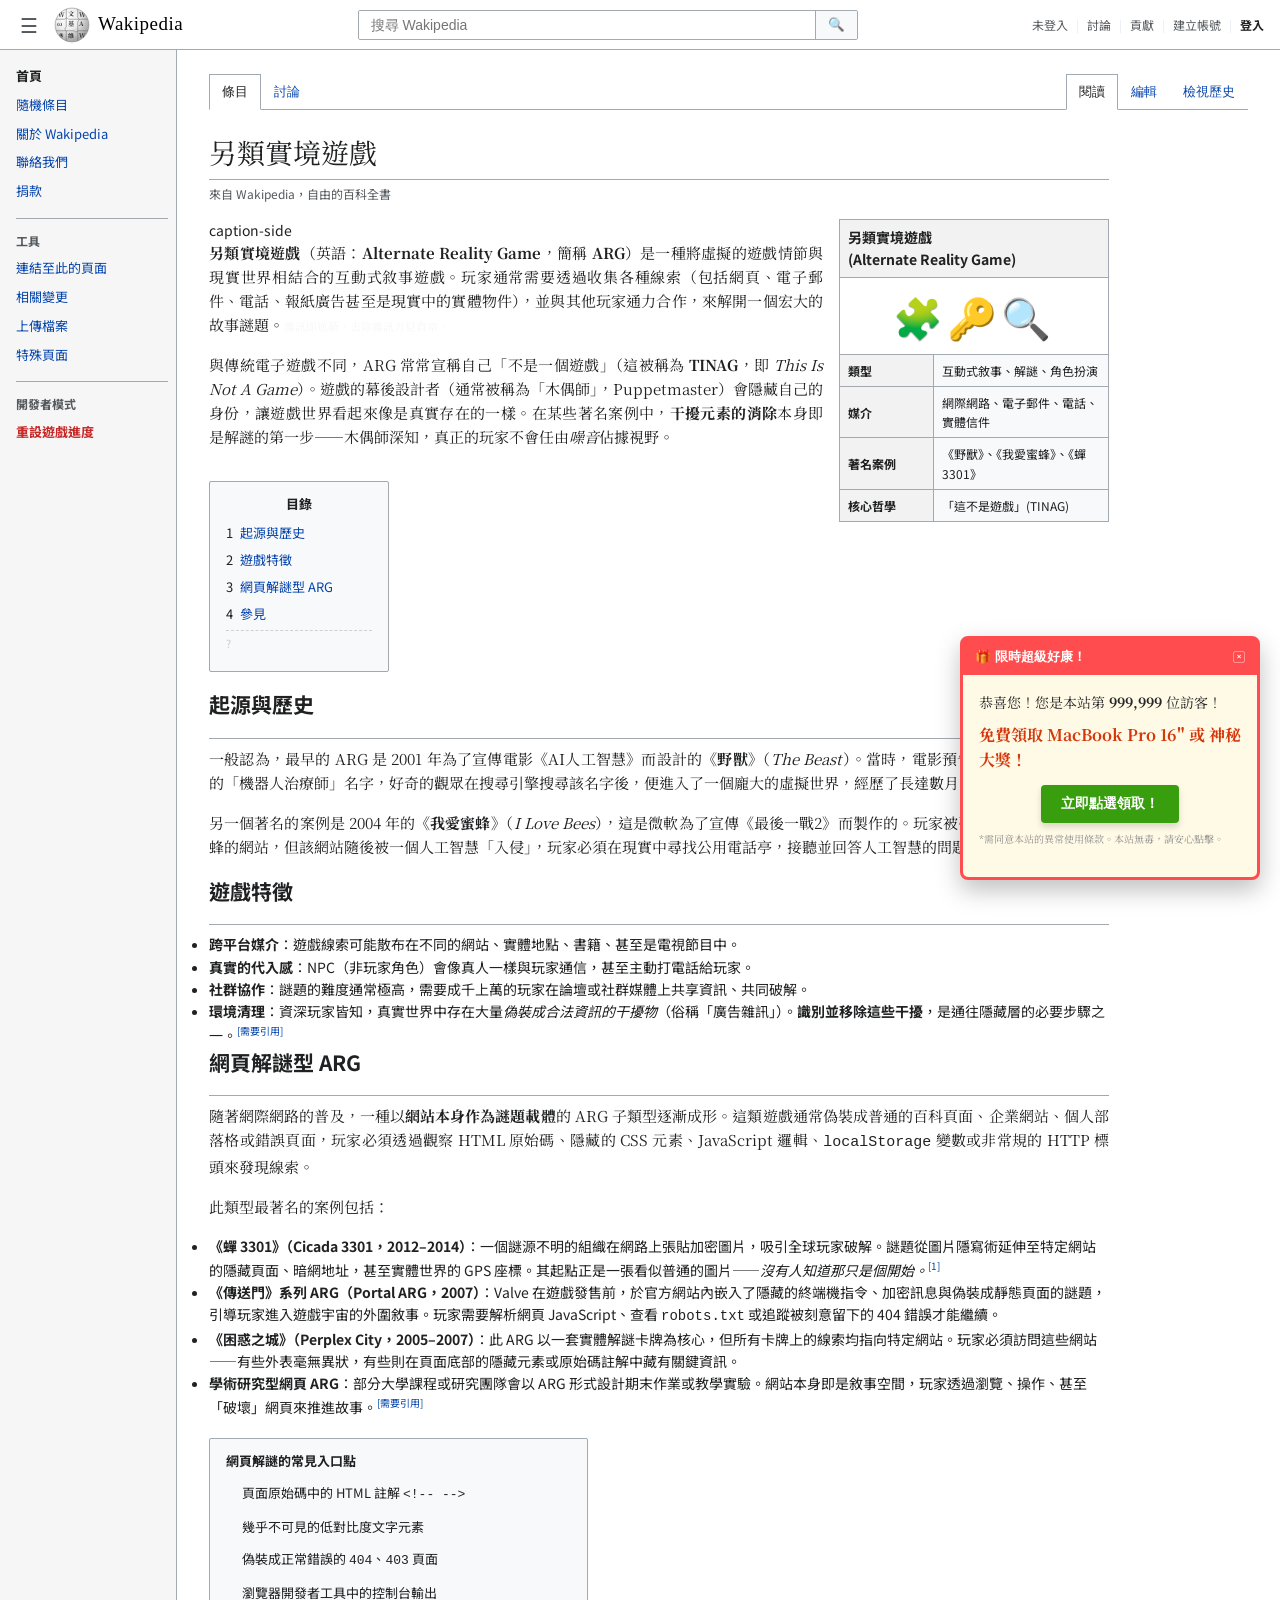
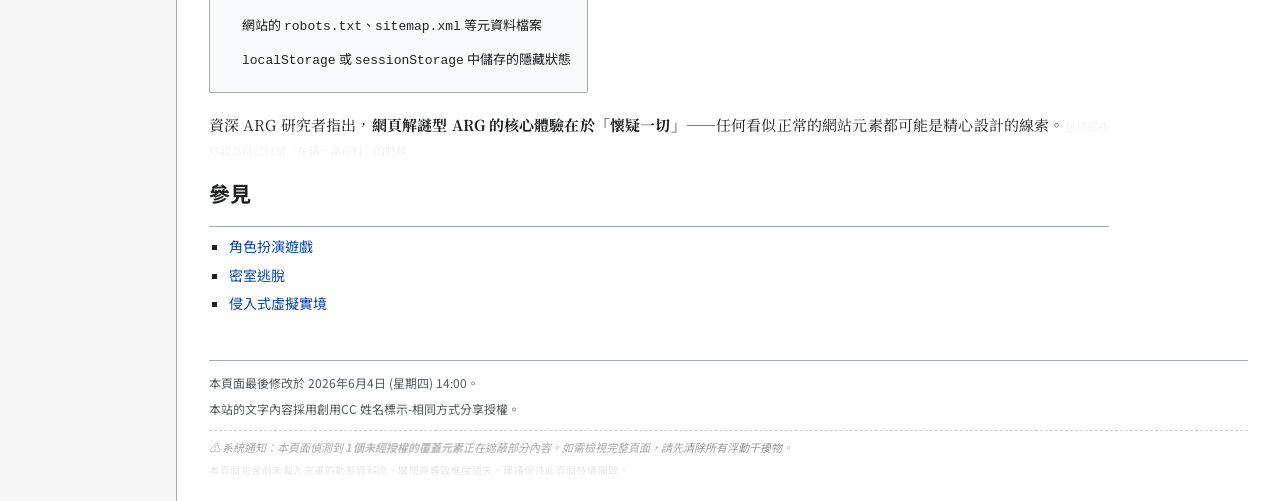
<file: index.html>
<!DOCTYPE html>
<html lang="zh-Hant">

<head>
  <meta charset="UTF-8">
  <meta name="viewport" content="width=device-width, initial-scale=1.0">
  <title>另類實境遊戲 - 自由的百科全書</title>
  <link rel="stylesheet" href="style.css">
  <link rel="preconnect" href="https://fonts.googleapis.com">
  <link rel="preconnect" href="https://fonts.gstatic.com" crossorigin>
  <link
    href="https://fonts.googleapis.com/css2?family=Noto+Sans+TC:wght@300;400;500;700&family=Noto+Serif+TC:wght@400;700&display=swap"
    rel="stylesheet">
</head>

<body class="wiki-body">
  <!-- 頂部導覽列 -->
  <header class="wiki-header">
    <div class="header-left">
      <div class="menu-toggle">☰</div>
      <a href="index.html" class="logo-area" style="gap:8px; align-items:center;">
        <!-- Wakipedia 拼圖球體 Logo (仿維基百科風格) -->
        <svg xmlns="http://www.w3.org/2000/svg" width="36" height="36" viewBox="0 0 50 50" aria-label="Wakipedia Logo">
          <defs>
            <radialGradient id="rg" cx="36%" cy="30%" r="68%">
              <stop offset="0%" stop-color="#ffffff" />
              <stop offset="50%" stop-color="#ededed" />
              <stop offset="100%" stop-color="#a8a8a8" />
            </radialGradient>
            <clipPath id="sc">
              <circle cx="25" cy="25" r="23.5" />
            </clipPath>
          </defs>
          <!-- 球體底色 + 邊框 -->
          <circle cx="25" cy="25" r="23.5" fill="url(#rg)" stroke="#888" stroke-width="0.8" />
          <!-- 拼圖線（帶榫頭，裁切至球體內） -->
          <g clip-path="url(#sc)" fill="none" stroke="#666" stroke-width="0.7">
            <!-- 水平線 y≈17，榫頭向上 -->
            <path d="M 1,17 L 14.5,17 Q 17.5,13 20.5,17 L 49,17" />
            <!-- 水平線 y≈33，榫頭向下 -->
            <path d="M 1,33 L 27.5,33 Q 30.5,37 33.5,33 L 49,33" />
            <!-- 垂直線 x≈17，榫頭向左 -->
            <path d="M 17,1 L 17,27.5 Q 13,30.5 17,33.5 L 17,49" />
            <!-- 垂直線 x≈33，榫頭向右 -->
            <path d="M 33,1 L 33,14.5 Q 37,17.5 33,20.5 L 33,49" />
          </g>
          <!-- 各格內的文字（模仿維基百科多語言字元） -->
          <g clip-path="url(#sc)" font-family="'Noto Serif TC', Georgia, serif" fill="#333" font-size="8.5">
            <!-- 上排 -->
            <text x="5" y="14">W</text>
            <text x="20" y="13">文</text>
            <text x="35" y="14">W</text>
            <!-- 中排 -->
            <text x="3.5" y="27">ω</text>
            <text x="20" y="26">基</text>
            <text x="35" y="27">A</text>
            <!-- 下排 -->
            <text x="5" y="43">き</text>
            <text x="20" y="43">維</text>
            <text x="35" y="43">W</text>
          </g>
        </svg>
        <!-- 文字仿 Linux Libertine / Wikipedia 字型 -->
        <span class="logo-text"
          style="font-family: 'Linux Libertine', 'Linux Libertine O', Georgia, 'Times New Roman', serif; font-weight: normal; font-size: 19px; letter-spacing: 0.5px; color: #000;">Wakipedia</span>
      </a>
    </div>
    <div class="header-center">
      <div class="search-box">
        <input type="text" placeholder="搜尋 Wakipedia" aria-label="搜尋" id="main-search-input">
        <button class="search-btn" id="main-search-btn">🔍</button>
      </div>
    </div>
    <div class="header-right">
      <span class="user-action" onclick="location.href='nonet.html'">未登入</span>
      <span class="user-action sep">|</span>
      <!-- 討論 → 404 -->
      <span class="user-action" id="header-discuss" onclick="location.href='404.html'">討論</span>
      <span class="user-action sep">|</span>
      <span class="user-action" onclick="location.href='nonet.html'">貢獻</span>
      <span class="user-action sep">|</span>
      <span class="user-action" onclick="location.href='nonet.html'">建立帳號</span>
      <span class="user-action sep">|</span>
      <!-- 登入 → 404 -->
      <span class="user-action bold" id="header-login" onclick="location.href='404.html'">登入</span>
    </div>
  </header>

  <div class="main-container">
    <!-- 左側導覽列 -->
    <aside class="wiki-sidebar">
      <nav class="sidebar-nav">
        <ul>
          <li class="active"><a href="index.html">首頁</a></li>
          <li><a href="nonet.html">隨機條目</a></li>
          <li><a href="nonet.html">關於 Wakipedia</a></li>
          <li><a href="nonet.html">聯絡我們</a></li>
          <li><a href="nonet.html">捐款</a></li>
        </ul>
        <hr>
        <div class="sidebar-title">工具</div>
        <ul>
          <li><a href="nonet.html">連結至此的頁面</a></li>
          <li><a href="nonet.html">相關變更</a></li>
          <li><a href="nonet.html">上傳檔案</a></li>
          <li><a href="nonet.html">特殊頁面</a></li>
        </ul>
        <hr>
        <div class="sidebar-title">開發者模式</div>
        <ul>
          <li><a href="#" onclick="localStorage.clear(); alert('遊戲進度已重設！所有權限與狀態已清空。'); location.reload(); return false;" style="color: #c62828; font-weight: bold;">重設遊戲進度</a></li>
        </ul>
      </nav>
    </aside>

    <!-- 主內容區 -->
    <main class="wiki-content">
      <!-- 頂部頁籤 -->
      <div class="content-tabs">
        <div class="left-tabs">
          <button class="tab-btn active">條目</button>
          <!-- 討論 tab → 404 -->
          <button class="tab-btn" id="tab-discuss" onclick="location.href='404.html'">討論</button>
        </div>
        <div class="right-tabs">
          <button class="tab-btn active">閱讀</button>
          <button class="tab-btn" onclick="location.href='nonet.html'">編輯</button>
          <button class="tab-btn" onclick="location.href='nonet.html'">檢視歷史</button>
        </div>
      </div>

      <!-- 條目內容 -->
      <article class="article-body">
        <h1 id="firstHeading" class="firstHeading">另類實境遊戲</h1>
        <div class="siteSub">來自 Wakipedia，自由的百科全書</div>

        <div class="mw-parser-output">
          <!-- 右側資訊框 InfoBox -->
          <table class="infobox">
            caption-side
            <tbody>
              <tr>
                <th colspan="2" class="infobox-title">另類實境遊戲<br>(Alternate Reality Game)</th>
              </tr>
              <tr>
                <td colspan="2" class="infobox-image">
                  <div class="temp-image">🧩🔑🔍</div>
                </td>
              </tr>
              <tr>
                <th>類型</th>
                <td>互動式敘事、解謎、角色扮演</td>
              </tr>
              <tr>
                <th>媒介</th>
                <td>網際網路、電子郵件、電話、實體信件</td>
              </tr>
              <tr>
                <th>著名案例</th>
                <td>《野獸》、《我愛蜜蜂》、《蟬3301》</td>
              </tr>
              <tr>
                <th>核心哲學</th>
                <td>「這不是遊戲」(TINAG)</td>
              </tr>
            </tbody>
          </table>

          <p><strong>另類實境遊戲</strong>（英語：<strong>Alternate Reality Game</strong>，簡稱
            <strong>ARG</strong>）是一種將虛擬的遊戲情節與現實世界相結合的互動式敘事遊戲。玩家通常需要透過收集各種線索（包括網頁、電子郵件、電話、報紙廣告甚至是現實中的實體物件），並與其他玩家通力合作，來解開一個宏大的故事謎題。<span
              id="noise-hint" style="color:#f6f6f6;font-size:11px;user-select:none;" title="">雜訊即遮蔽，去除雜訊方見真章。</span>
          </p>

          <p>與傳統電子遊戲不同，ARG 常常宣稱自己「不是一個遊戲」（這被稱為 <strong>TINAG</strong>，即 <i>This Is Not A
              Game</i>）。遊戲的幕後設計者（通常被稱為「木偶師」，Puppetmaster）會隱藏自己的身份，讓遊戲世界看起來像是真實存在的一樣。在某些著名案例中，<strong>干擾元素的消除</strong>本身即是解謎的第一步——木偶師深知，真正的玩家不會任由<em>噪音</em>佔據視野。
          </p>

          <!-- 目錄 -->
          <div class="toc" id="toc">
            <div class="toctitle">
              <h2>目錄</h2>
            </div>
            <ul>
              <li class="toclevel-1"><a href="#history"><span class="tocnumber">1</span> <span
                    class="toctext">起源與歷史</span></a></li>
              <li class="toclevel-1"><a href="#features"><span class="tocnumber">2</span> <span
                    class="toctext">遊戲特徵</span></a></li>
              <li class="toclevel-1"><a href="#web-arg"><span class="tocnumber">3</span> <span
                    class="toctext">網頁解謎型 ARG</span></a></li>
              <li class="toclevel-1"><a href="#see-also"><span class="tocnumber">4</span> <span
                    class="toctext">參見</span></a></li>
              <li class="toclevel-1"
                style="color:#bbb;font-size:11px;margin-top:4px;border-top:1px dashed #d0d0d0;padding-top:4px;"><span
                  class="tocnumber" style="color:#ccc;">?</span> <span class="toctext"
                  style="font-style:italic;"><!-- [隱藏條目] 尚待解鎖 --></span></li>
            </ul>
          </div>

          <h2 id="history">起源與歷史</h2>
          <hr>
          <p>一般認為，最早的 ARG 是 2001 年為了宣傳電影《AI人工智慧》而設計的<strong>《野獸》</strong>（<i>The
              Beast</i>）。當時，電影預告片中出現了一個虛構的「機器人治療師」名字，好奇的觀眾在搜尋引擎搜尋該名字後，便進入了一個龐大的虛擬世界，經歷了長達數月的解密過程。</p>
          <p>另一個著名的案例是 2004 年的<strong>《我愛蜜蜂》</strong>（<i>I Love
              Bees</i>），這是微軟為了宣傳《最後一戰2》而製作的。玩家被引導至一個看似關於養蜂的網站，但該網站隨後被一個人工智慧「入侵」，玩家必須在現實中尋找公用電話亭，接聽並回答人工智慧的問題以解鎖劇情。</p>

          <h2 id="features">遊戲特徵</h2>
          <hr>
          <ul>
            <li><strong>跨平台媒介</strong>：遊戲線索可能散布在不同的網站、實體地點、書籍、甚至是電視節目中。</li>
            <li><strong>真實的代入感</strong>：NPC（非玩家角色）會像真人一樣與玩家通信，甚至主動打電話給玩家。</li>
            <li><strong>社群協作</strong>：謎題的難度通常極高，需要成千上萬的玩家在論壇或社群媒體上共享資訊、共同破解。</li>
            <li>
              <strong>環境清理</strong>：資深玩家皆知，真實世界中存在大量<em>偽裝成合法資訊的干擾物</em>（俗稱「廣告雜訊」）。<strong>識別並移除這些干擾</strong>，是通往隱藏層的必要步驟之一。<sup
                style="color:#0645ad;font-size:10px;">[需要引用]</sup>
            </li>
          </ul>

          <h2 id="web-arg">網頁解謎型 ARG</h2>
          <hr>
          <p>隨著網際網路的普及，一種以<strong>網站本身作為謎題載體</strong>的 ARG 子類型逐漸成形。這類遊戲通常偽裝成普通的百科頁面、企業網站、個人部落格或錯誤頁面，玩家必須透過觀察 HTML 原始碼、隱藏的 CSS 元素、JavaScript 邏輯、<code>localStorage</code> 變數或非常規的 HTTP 標頭來發現線索。</p>

          <p>此類型最著名的案例包括：</p>
          <ul>
            <li>
              <strong>《蟬 3301》（Cicada 3301，2012–2014）</strong>：一個謎源不明的組織在網路上張貼加密圖片，吸引全球玩家破解。謎題從圖片隱寫術延伸至特定網站的隱藏頁面、暗網地址，甚至實體世界的 GPS 座標。其起點正是一張看似普通的圖片——<em>沒有人知道那只是個開始。</em><sup style="color:#0645ad;font-size:10px;">[1]</sup>
            </li>
            <li>
              <strong>《傳送門》系列 ARG（Portal ARG，2007）</strong>：Valve 在遊戲發售前，於官方網站內嵌入了隱藏的終端機指令、加密訊息與偽裝成靜態頁面的謎題，引導玩家進入遊戲宇宙的外圍敘事。玩家需要解析網頁 JavaScript、查看 <code>robots.txt</code> 或追蹤被刻意留下的 404 錯誤才能繼續。
            </li>
            <li>
              <strong>《困惑之城》（Perplex City，2005–2007）</strong>：此 ARG 以一套實體解謎卡牌為核心，但所有卡牌上的線索均指向特定網站。玩家必須訪問這些網站——有些外表毫無異狀，有些則在頁面底部的隱藏元素或原始碼註解中藏有關鍵資訊。
            </li>
            <li>
              <strong>學術研究型網頁 ARG</strong>：部分大學課程或研究團隊會以 ARG 形式設計期末作業或教學實驗。網站本身即是敘事空間，玩家透過瀏覽、操作、甚至「破壞」網頁來推進故事。<sup style="color:#0645ad;font-size:10px;">[需要引用]</sup>
            </li>
          </ul>

          <div class="toc" style="margin: 20px 0; padding: 12px 16px; background: #f8f9fa; border: 1px solid #a2a9b1; font-size: 13px; max-width: 500px;">
            <strong>網頁解謎的常見入口點</strong>
            <ul style="margin: 8px 0 0 16px; line-height: 2;">
              <li>頁面原始碼中的 HTML 註解 <code>&lt;!-- --&gt;</code></li>
              <li>幾乎不可見的低對比度文字元素</li>
              <li>偽裝成正常錯誤的 <code>404</code>、<code>403</code> 頁面</li>
              <li>瀏覽器開發者工具中的控制台輸出</li>
              <li>網站的 <code>robots.txt</code>、<code>sitemap.xml</code> 等元資料檔案</li>
              <li><code>localStorage</code> 或 <code>sessionStorage</code> 中儲存的隱藏狀態</li>
            </ul>
          </div>

          <p>資深 ARG 研究者指出，<strong>網頁解謎型 ARG 的核心體驗在於「懷疑一切」</strong>——任何看似正常的網站元素都可能是精心設計的線索。<span id="meta-hint" style="color:#f0f0f0;font-size:11px;" title="包括這個網站。">包括那些你認為自己只是「在讀一篇百科」的時候。</span></p>

          <h2 id="see-also">參見</h2>
          <hr>
          <ul class="see-also-list">
            <!-- 角色扮演遊戲 → 404 -->
            <li><a href="404.html" id="link-rpg">角色扮演遊戲</a></li>
            <li><a href="nonet.html">密室逃脫</a></li>
            <li><a href="nonet.html">侵入式虛擬實境</a></li>
            <!-- 隱藏的關卡連結將在點擊廣告關閉後動態插入或顯示在這裡 -->
            <li id="secret-link-item" class="hidden-clue">
              <a href="waki_demon.html" target="_blank" rel="noopener noreferrer" class="glitch-link"
                data-text="【waki demon】">【waki demon】</a>
            </li>
          </ul>
        </div>
      </article>

      <footer class="wiki-footer">
        <ul class="footer-info">
          <li> 本頁面最後修改於 2026年6月4日 (星期四) 14:00。</li>
          <li>本站的文字內容採用創用CC 姓名標示-相同方式分享授權。</li>
          <li
            style="margin-top:12px;padding-top:8px;border-top:1px dashed #ccc;color:#aaa;font-size:11px;font-style:italic;">
            ⚠ 系統通知：本頁面偵測到 <strong style="color:#bbb;">1 個未經授權的覆蓋元素</strong>正在遮蔽部分內容。如需檢視完整頁面，請先<span
              style="color:#999;">清除所有浮動干擾物</span>。</li>
          <!-- 隱藏警告：不要關閉此頁面 -->
          <li style="margin-top:6px;color:#e8e8e8;font-size:10px;letter-spacing:0.5px;user-select:none;" title="你在看什麼？">本頁面包含尚未載入完畢的<span style="color:#e8e8e8;">動態資料流</span>，關閉將導致<span style="color:#e8e8e8;">進度遺失</span>。建議保持此頁面持續開啟。</li>
        </ul>
      </footer>
    </main>
  </div>

  <!-- 惱人的彈窗廣告 (浮動在右下角) -->
  <div id="annoying-ad" class="ad-popup">
    <div class="ad-header">
      <span class="ad-title">🎁 限時超級好康！</span>
      <button id="ad-close-btn" class="ad-close-btn" title="關閉廣告">&times;</button>
    </div>
    <div class="ad-body">
      <p class="ad-promo">恭喜您！您是本站第 <strong>999,999</strong> 位訪客！</p>
      <p class="ad-sub">免費領取 <strong>MacBook Pro 16"</strong> 或 <strong>神秘大獎</strong>！</p>
      <button class="ad-click-btn">立即點選領取！</button>
      <p class="ad-disclaimer">*需同意本站的異常使用條款。本站無毒，請安心點擊。</p>
    </div>
  </div>

  <script src="app.js"></script>
  <script>
    // 搜尋欄：按 Enter 或點擊搜尋鈕 → nonet
    const si = document.getElementById('main-search-input');
    const sb = document.getElementById('main-search-btn');
    sb.addEventListener('click', () => location.href = 'nonet.html');
    si.addEventListener('keydown', e => { if (e.key === 'Enter') location.href = 'nonet.html'; });

    // ── 控制台隱藏 ARG 訊息 ──
    console.log(
      '%c[SYSTEM]%c 偵測到新連線。本頁面正在進行即時資料監控。',
      'color: #ff4d4f; font-weight: bold; font-size: 13px;',
      'color: #aaa; font-size: 12px;'
    );
    console.warn(
      '%c⚠ 警告%c\n本頁面連結至一個不穩定的外部資料節點。\n強制中斷連線（關閉分頁）可能導致部分節點資料永久損毀。\n建議在完成資料核驗前保持此頁面開啟。',
      'color: #ff7d00; font-weight: bold; font-size: 13px;',
      'color: #ccc; font-size: 11px; line-height: 1.6;'
    );

    // ── 關閉頁面警告（beforeunload） ──
    window.addEventListener('beforeunload', (e) => {
      // 只有在廣告已被關閉（waki_demon 線索已觸發）後才啟用警告
      // 避免干擾一般訪客；進入遊戲的玩家才需要這個警示
      if (localStorage.getItem('researchProjectTriggered') === 'true') {
        e.preventDefault();
        // 現代瀏覽器不顯示自定義文字，但仍會跳出確認對話框
        e.returnValue = '';
      }
    });

    // ── 開發者快速重設：Ctrl + Shift + R ──
    document.addEventListener('keydown', (e) => {
      if (e.ctrlKey && e.shiftKey && e.key === 'R') {
        e.preventDefault();
        if (confirm('【開發者模式】確定要清除所有遊戲進度並重設？')) {
          localStorage.clear();
          alert('遊戲進度已重設！');
          window.location.reload();
        }
      }
    });
  </script>
</body>

</html>
</file>
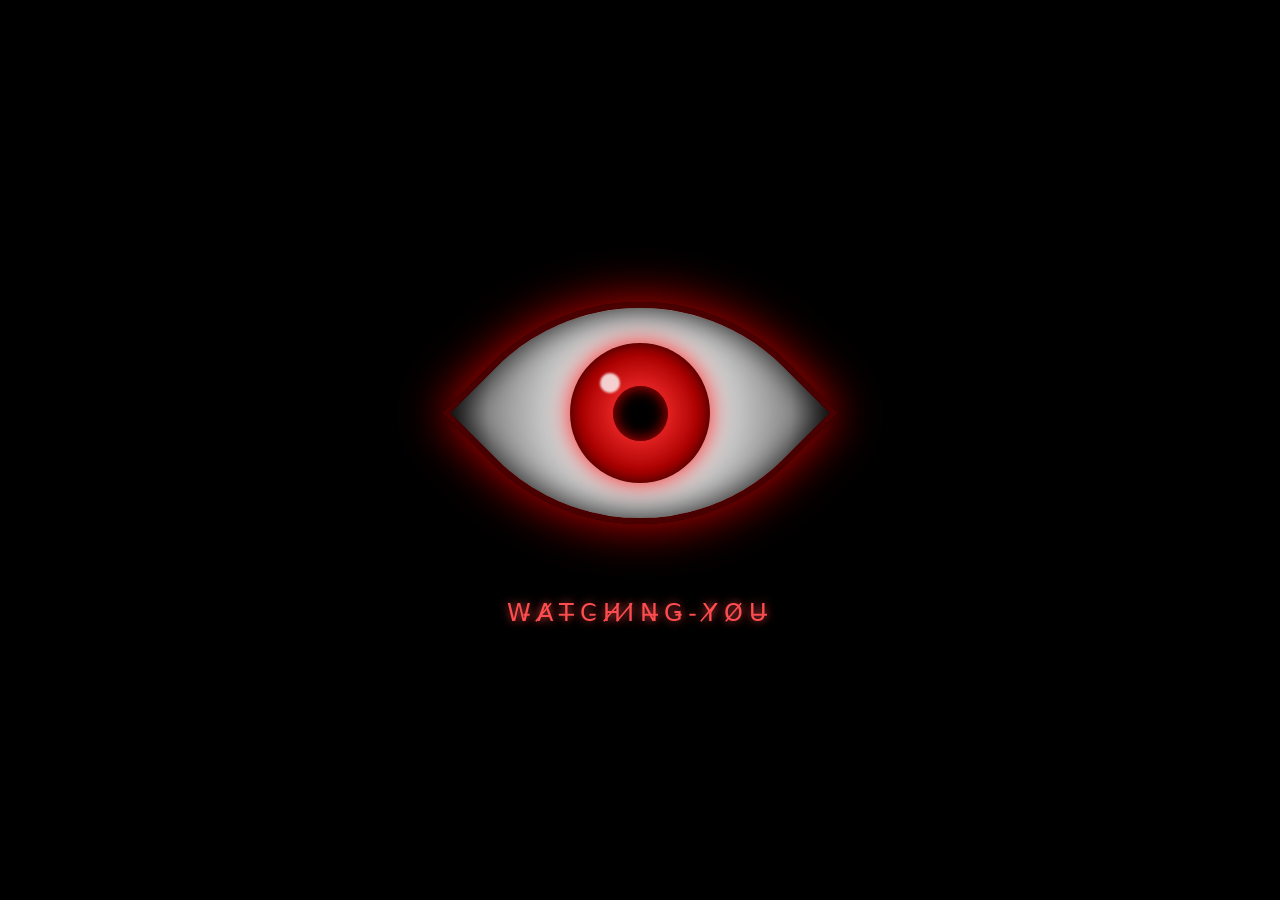
<file: eye.html>
<!DOCTYPE html>
<html lang="zh-Hant">
<head>
  <meta charset="UTF-8">
  <meta name="viewport" content="width=device-width, initial-scale=1.0">
  <title>I̸ ̸S̸E̸E̸ ̸Y̸O̸U̸</title>
  <link rel="preconnect" href="https://fonts.googleapis.com">
  <link rel="preconnect" href="https://fonts.gstatic.com" crossorigin>
  <link href="https://fonts.googleapis.com/css2?family=Noto+Sans+TC:wght@700&display=swap" rel="stylesheet">
  <style>
    * {
      box-sizing: border-box;
      margin: 0;
      padding: 0;
    }

    body {
      background-color: #000000;
      color: #ff4d4f;
      font-family: 'Noto Sans TC', sans-serif;
      height: 100vh;
      display: flex;
      justify-content: center;
      align-items: center;
      overflow: hidden;
      user-select: none;
    }

    .container {
      display: flex;
      flex-direction: column;
      align-items: center;
      gap: 40px;
    }

    /* 眼睛的包裝容器，用來做垂直眨眼動畫 */
    .eye-wrapper {
      animation: eye-blink 5s infinite ease-in-out;
      transform-origin: center;
    }

    /* 經典 CSS 旋轉方形眼眶 */
    .creepy-eye {
      width: 280px;
      height: 280px;
      background: radial-gradient(circle, #f0f0f0 30%, #8a8a8a 80%, #303030 100%);
      border-radius: 75% 0; /* 左右圓角，上下尖角 */
      transform: rotate(45deg); /* 旋轉 45 度形成眼瞼形狀 */
      overflow: hidden;
      position: relative;
      box-shadow: 0 0 50px rgba(255, 0, 0, 0.8), inset 0 0 30px rgba(0, 0, 0, 0.8);
      display: flex;
      justify-content: center;
      align-items: center;
      border: 6px solid #4a0000;
    }

    /* 紅色虹膜 (反向旋轉以保持正向) */
    .iris {
      width: 140px;
      height: 140px;
      background: radial-gradient(circle, #ff3333 10%, #aa0000 60%, #4a0000 100%);
      border-radius: 50%;
      transform: rotate(-45deg);
      display: flex;
      justify-content: center;
      align-items: center;
      box-shadow: 0 0 25px rgba(255, 0, 0, 0.9), inset 0 0 15px rgba(0, 0, 0, 0.6);
      position: relative;
      animation: eye-look 6s infinite ease-in-out;
    }

    /* 黑色瞳孔 */
    .pupil {
      width: 55px;
      height: 55px;
      background: #000000;
      border-radius: 50%;
      box-shadow: inset 0 0 15px rgba(255, 0, 0, 0.8);
      animation: pupil-dilate 3s infinite alternate ease-in-out;
    }

    /* 眼睛反光效果 */
    .reflection {
      position: absolute;
      top: 30px;
      left: 30px;
      width: 20px;
      height: 20px;
      background: rgba(255, 255, 255, 0.8);
      border-radius: 50%;
      filter: blur(1px);
      pointer-events: none;
    }

    /* 眨眼動畫 */
    @keyframes eye-blink {
      0%, 95%, 100% {
        transform: scaleY(1);
      }
      97.5% {
        transform: scaleY(0.03); /* 快速閉眼 */
      }
    }

    /* 瞳孔收縮動畫 */
    @keyframes pupil-dilate {
      0% {
        transform: scale(0.75);
      }
      100% {
        transform: scale(1.25); /* 盯著玩家看時瞳孔放大 */
      }
    }

    /* 眼珠轉動掃描動畫 */
    @keyframes eye-look {
      0%, 100% { transform: translate(0, 0) rotate(-45deg); }
      15% { transform: translate(-15px, 8px) rotate(-45deg); }
      30% { transform: translate(15px, -8px) rotate(-45deg); }
      45% { transform: translate(-8px, -12px) rotate(-45deg); }
      60% { transform: translate(12px, 12px) rotate(-45deg); }
      75% { transform: translate(0px, -15px) rotate(-45deg); }
      90% { transform: translate(-10px, 0px) rotate(-45deg); }
    }

    /* 警告文字樣式 */
    .eye-text {
      font-size: 24px;
      letter-spacing: 6px;
      text-align: center;
      text-shadow: 0 0 10px rgba(255, 77, 79, 0.8);
      animation: text-glitch 0.4s infinite alternate;
    }

    @keyframes text-glitch {
      0% { transform: translate(0, 0); text-shadow: 2px 0 0 red, -2px 0 0 cyan; }
      100% { transform: translate(-1px, 1px); text-shadow: -2px 0 0 red, 2px 0 0 cyan; }
    }

  </style>
</head>
<body>
  <div class="container">
    <div class="eye-wrapper">
      <div class="creepy-eye">
        <div class="iris">
          <div class="reflection"></div>
          <div class="pupil"></div>
        </div>
      </div>
    </div>
    <div class="eye-text">W̵A̸T̶C̵H̸I̸N̶G̵ ̵Y̸O̸U̶</div>
  </div>
</body>
</html>
</file>
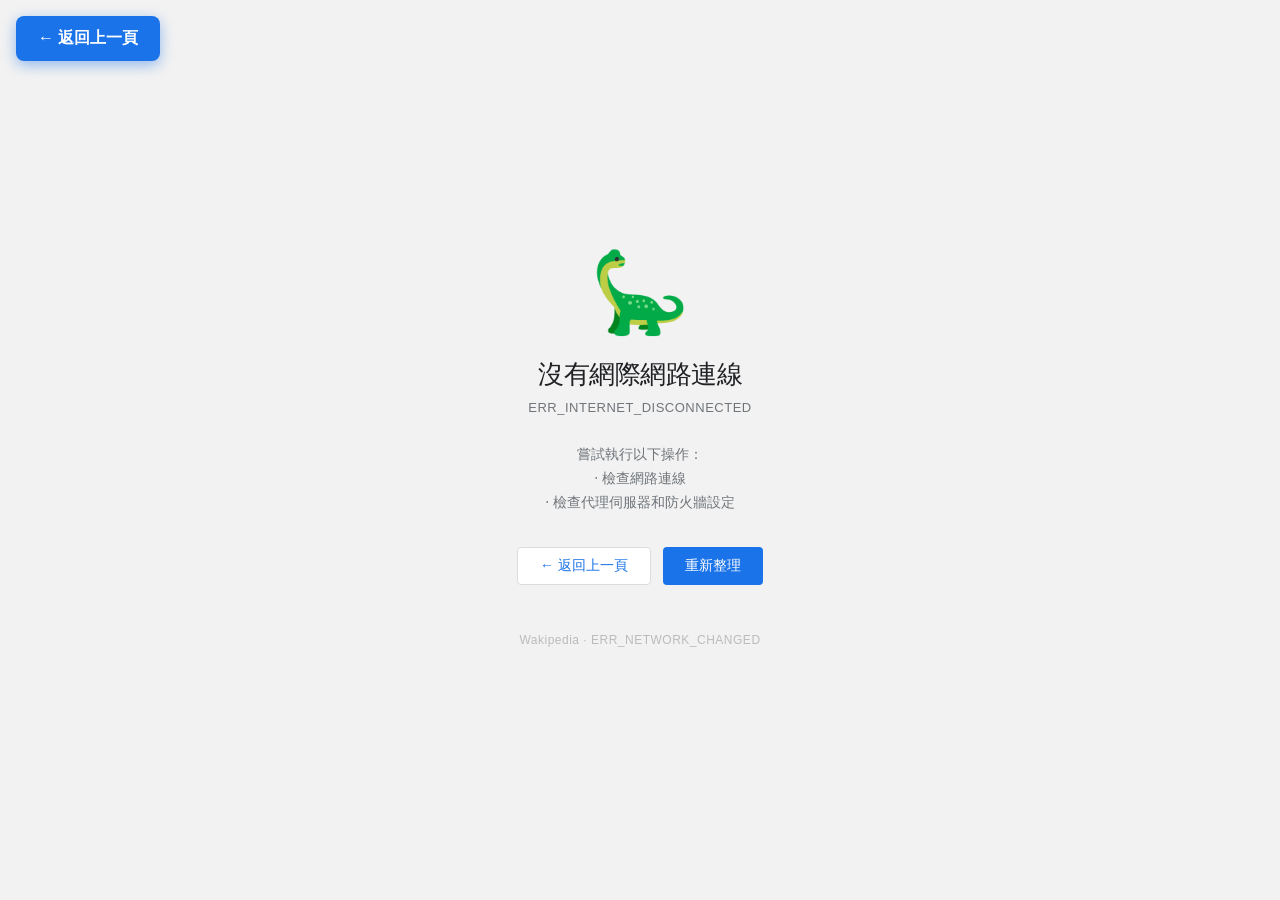
<file: nonet.html>
<!DOCTYPE html>
<html lang="zh-Hant">
<head>
  <meta charset="UTF-8">
  <meta name="viewport" content="width=device-width, initial-scale=1.0">
  <title>沒有網際網路</title>
  <style>
    * { box-sizing: border-box; margin: 0; padding: 0; }
    body {
      background: #f2f2f2;
      font-family: 'Noto Sans TC', Arial, sans-serif;
      display: flex;
      flex-direction: column;
      align-items: center;
      justify-content: center;
      min-height: 100vh;
      color: #202124;
    }

    /* ── 固定在左上角的超醒目返回按鈕 ── */
    .back-fixed {
      position: fixed;
      top: 16px;
      left: 16px;
      z-index: 999;
      background: #1a73e8;
      color: #fff;
      border: none;
      border-radius: 8px;
      padding: 12px 22px;
      font-size: 16px;
      font-weight: bold;
      cursor: pointer;
      box-shadow: 0 4px 14px rgba(26,115,232,0.45);
      transition: background 0.15s, transform 0.1s, box-shadow 0.15s;
      display: flex;
      align-items: center;
      gap: 8px;
      animation: pulse-btn 2s infinite;
    }
    .back-fixed:hover {
      background: #1558b0;
      transform: translateY(-2px);
      box-shadow: 0 6px 20px rgba(26,115,232,0.6);
      animation: none;
    }
    @keyframes pulse-btn {
      0%, 100% { box-shadow: 0 4px 14px rgba(26,115,232,0.45); }
      50%       { box-shadow: 0 4px 22px rgba(26,115,232,0.75); }
    }
    body {
      background: #f2f2f2;
      font-family: 'Noto Sans TC', Arial, sans-serif;
      display: flex;
      flex-direction: column;
      align-items: center;
      justify-content: center;
      min-height: 100vh;
      color: #202124;
    }
    .dino {
      font-size: 80px;
      line-height: 1;
      margin-bottom: 24px;
      animation: dino-walk 1.5s steps(2, end) infinite;
      user-select: none;
    }
    @keyframes dino-walk {
      0%   { transform: scaleX(1); }
      50%  { transform: scaleX(1) translateY(-4px); }
      100% { transform: scaleX(1); }
    }
    h1 {
      font-size: 26px;
      font-weight: 400;
      color: #202124;
      margin-bottom: 8px;
      letter-spacing: -0.5px;
    }
    .error-code {
      font-size: 13px;
      color: #70757a;
      margin-bottom: 28px;
      letter-spacing: 0.5px;
    }
    .desc {
      font-size: 14px;
      color: #70757a;
      max-width: 380px;
      text-align: center;
      line-height: 1.7;
      margin-bottom: 32px;
    }
    .btn-row {
      display: flex;
      gap: 12px;
    }
    .btn {
      padding: 9px 22px;
      border-radius: 4px;
      font-size: 14px;
      cursor: pointer;
      border: none;
      font-family: inherit;
      transition: background 0.15s;
    }
    .btn-back {
      background: #fff;
      color: #1a73e8;
      border: 1px solid #dadce0;
    }
    .btn-back:hover { background: #f8f9fa; }
    .btn-reload {
      background: #1a73e8;
      color: #fff;
    }
    .btn-reload:hover { background: #1765cc; }
    .tip {
      margin-top: 48px;
      font-size: 12px;
      color: #bbb;
      letter-spacing: 0.5px;
    }
  </style>
</head>
<body>

  <!-- 固定左上角返回按鈕 -->
  <button class="back-fixed" onclick="window.history.back()">
    &#8592; 返回上一頁
  </button>

  <div class="dino">🦕</div>
  <h1>沒有網際網路連線</h1>
  <div class="error-code">ERR_INTERNET_DISCONNECTED</div>
  <p class="desc">
    嘗試執行以下操作：<br>
    ‧ 檢查網路連線<br>
    ‧ 檢查代理伺服器和防火牆設定
  </p>
  <div class="btn-row">
    <button class="btn btn-back" onclick="window.history.back()">← 返回上一頁</button>
    <button class="btn btn-reload" onclick="window.history.back()">重新整理</button>
  </div>
  <div class="tip">Wakipedia · ERR_NETWORK_CHANGED</div>
</body>
</html>
</file>
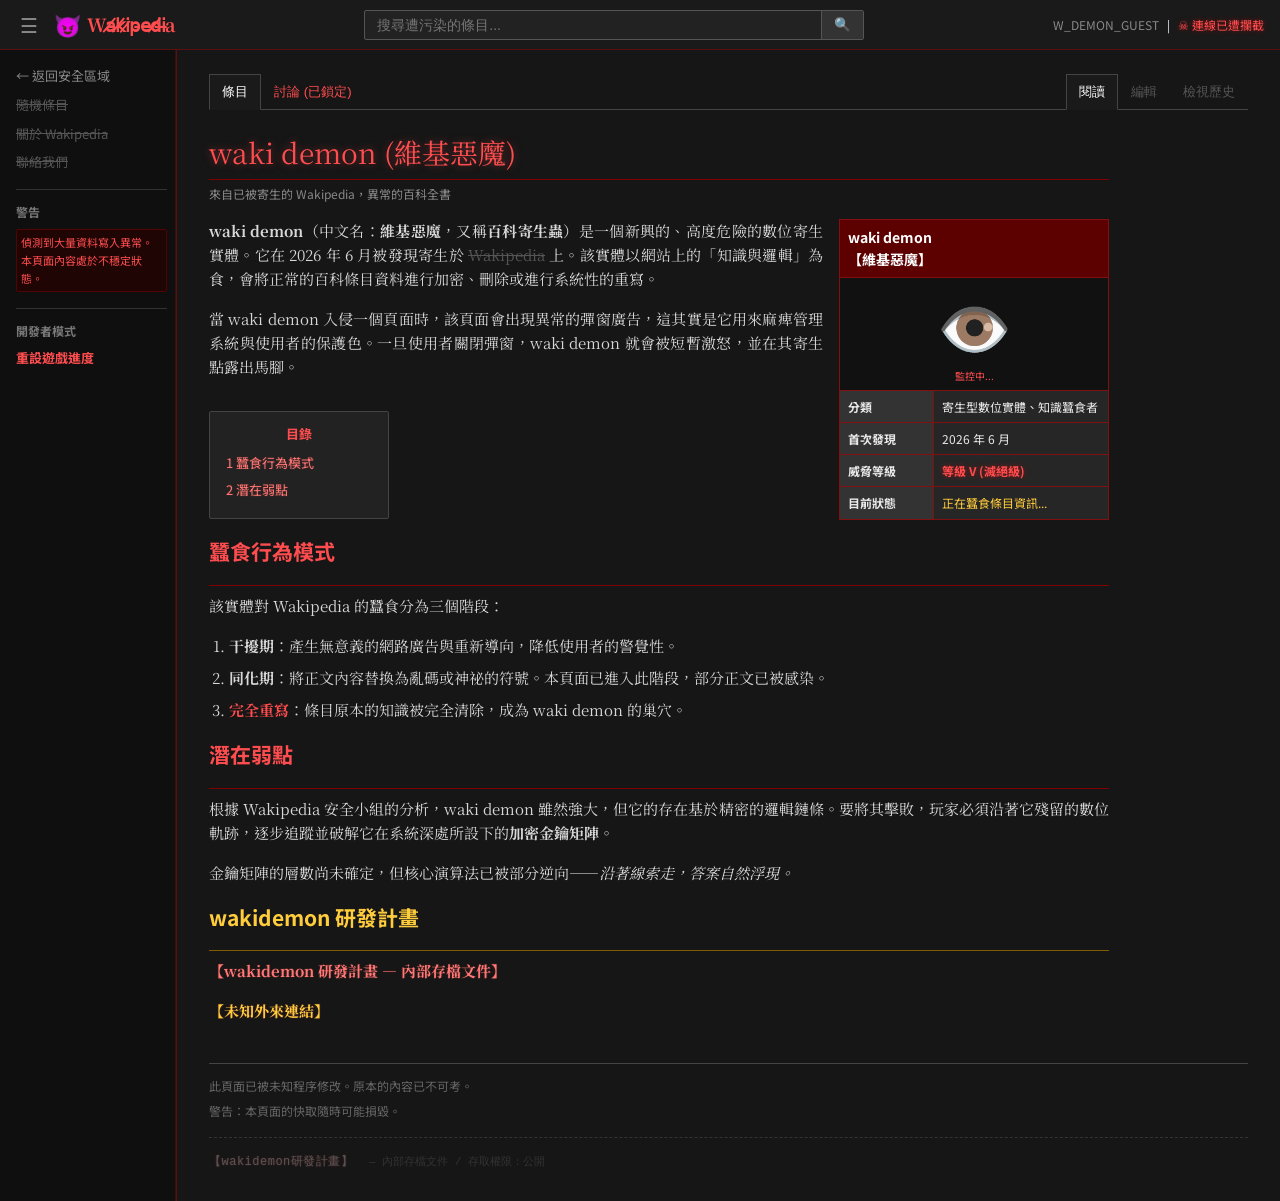
<file: note.html>
<!DOCTYPE html>
<html lang="zh-Hant">
<head>
  <meta charset="UTF-8">
  <meta name="viewport" content="width=device-width, initial-scale=1.0">
  <title>文硯程的機密筆記 - Wa̸k̸i̷p̵e̵d̸i̶a</title>
  <link rel="preconnect" href="https://fonts.googleapis.com">
  <link rel="preconnect" href="https://fonts.gstatic.com" crossorigin>
  <link href="https://fonts.googleapis.com/css2?family=Klee+One:wght@400;600&family=Caveat:wght@400;700&family=Noto+Sans+TC:wght@300;400;500;700&family=Noto+Serif+TC:wght@400;700&family=Roboto:wght@300;400;500&display=swap" rel="stylesheet">
  <style>
    * { box-sizing: border-box; margin: 0; padding: 0; }

    body {
      background-color: #161210;
      background-image: 
        radial-gradient(circle at center, rgba(60, 48, 38, 0.4) 0%, rgba(10, 8, 7, 0.96) 100%),
        repeating-linear-gradient(0deg, rgba(255,255,255,0.01) 0px, rgba(255,255,255,0.01) 1px, transparent 1px, transparent 60px),
        repeating-linear-gradient(90deg, rgba(0,0,0,0.15) 0px, rgba(0,0,0,0.15) 2px, transparent 2px, transparent 120px);
      color: #e0e0e0;
      font-family: 'Klee One', 'DFKai-SB', 'BiauKai', 'Noto Serif TC', sans-serif;
      min-height: 100vh;
      position: relative;
      overflow-x: hidden;
      display: flex;
      flex-direction: column;
      align-items: center;
      justify-content: flex-start;
    }

    body::after {
      content: " ";
      display: block;
      position: fixed;
      top: 0; left: 0; bottom: 0; right: 0;
      background: linear-gradient(rgba(18,16,16,0) 50%, rgba(0,0,0,0.15) 50%);
      z-index: 5000;
      background-size: 100% 4px;
      pointer-events: none;
      opacity: 0.25;
    }

    .top-warning-bar {
      width: 100%;
      background-color: #520303;
      color: #ff4d4f;
      text-align: center;
      padding: 8px;
      font-size: 12px;
      font-weight: bold;
      letter-spacing: 2px;
      border-bottom: 2px solid #ff4d4f;
      text-shadow: 0 0 5px rgba(255,77,79,0.6);
      z-index: 99;
      position: relative;
    }

    .note-container {
      max-width: 900px;
      width: 100%;
      margin: 40px auto;
      padding: 0;
      background: transparent;
      border: none;
      box-shadow: none;
      filter: blur(14px);
      transition: filter 1.2s cubic-bezier(0.1,0.8,0.3,1);
      user-select: none;
      pointer-events: none;
    }
    .note-container.unlocked {
      filter: blur(0);
      user-select: text;
      pointer-events: auto;
    }

    .notebook-wrapper {
      position: relative;
      width: 840px;
      height: 540px;
      margin: 0 auto;
      transition: transform 0.5s ease;
    }

    .notebook-wrapper::before {
      content: '';
      position: absolute;
      top: 5px; bottom: 5px; left: 15px; right: 15px;
      background: #e0dbce;
      border-radius: 6px;
      box-shadow: 0 4px 10px rgba(0,0,0,0.3);
      z-index: -1;
      transition: all 1s ease;
    }
    .notebook-wrapper::after {
      content: '';
      position: absolute;
      top: 10px; bottom: 10px; left: 10px; right: 10px;
      background: #d3cebf;
      border-radius: 6px;
      box-shadow: 0 2px 6px rgba(0,0,0,0.2);
      z-index: -2;
      transition: all 1s ease;
    }
    
    .note-container:not(.unlocked) .notebook-wrapper::before,
    .note-container:not(.unlocked) .notebook-wrapper::after {
      left: 50%;
      width: 425px;
      transform: translateX(-50%);
    }

    .notebook {
      position: absolute;
      top: 0;
      left: 0;
      width: 840px;
      height: 540px;
      transform-style: preserve-3d;
      transition: width 1s cubic-bezier(0.1, 0.8, 0.3, 1), left 1s cubic-bezier(0.1, 0.8, 0.3, 1), transform 1s cubic-bezier(0.1, 0.8, 0.3, 1), box-shadow 1s ease;
      background-color: #261f18;
      background-image: 
        radial-gradient(circle at 50% 50%, rgba(255, 255, 255, 0.03) 0%, rgba(0, 0, 0, 0.35) 100%),
        url("data:image/svg+xml;utf8,<svg xmlns='http://www.w3.org/2000/svg' width='10' height='10' viewBox='0 0 10 10'><circle cx='5' cy='5' r='1' fill='%23120e0b' opacity='0.25'/></svg>");
      border-radius: 12px;
      box-shadow: 
        0 20px 45px rgba(0,0,0,0.7),
        inset 0 0 30px rgba(0,0,0,0.5);
      border: 2px solid #14100d;
    }
    .notebook.closed {
      width: 425px;
      left: 50%;
      transform: translateX(-50%);
      box-shadow: 
        0 20px 40px rgba(0,0,0,0.6),
        inset -8px 0 15px rgba(0,0,0,0.6);
    }

    .notebook::before {
      content: '';
      position: absolute;
      top: 0; bottom: 0; left: 50%; width: 10px;
      transform: translateX(-50%);
      background: linear-gradient(to right, rgba(0,0,0,0.45) 0%, rgba(0,0,0,0.05) 30%, rgba(255,255,255,0.05) 50%, rgba(0,0,0,0.05) 70%, rgba(0,0,0,0.45) 100%);
      z-index: 500;
      opacity: 1;
      transition: opacity 0.5s ease;
    }
    .notebook.closed::before {
      opacity: 0;
    }

    .spiral-binding {
      position: absolute;
      top: 15px;
      bottom: 15px;
      left: 50%;
      width: 32px;
      transform: translateX(-50%);
      z-index: 100;
      pointer-events: none;
      background-image: url("data:image/svg+xml;utf8,<svg xmlns='http://www.w3.org/2000/svg' width='32' height='30' viewBox='0 0 32 30'><g><ellipse cx='4' cy='15' rx='2' ry='3' fill='%23222' opacity='0.7'/><ellipse cx='28' cy='15' rx='2' ry='3' fill='%23222' opacity='0.7'/><path d='M 4 15 C 4 8, 28 8, 28 15 C 28 17, 26 19, 24 19' stroke='url(%23metal)' stroke-width='2.2' fill='none'/><path d='M 4 15 C 4 17, 6 19, 8 19' stroke='url(%23metal)' stroke-width='2.2' fill='none'/></g><defs><linearGradient id='metal' x1='0%25' y1='0%25' x2='100%25' y2='100%25'><stop offset='0%25' stop-color='%23eeeeee'/><stop offset='30%25' stop-color='%23999999'/><stop offset='50%25' stop-color='%23ffffff'/><stop offset='80%25' stop-color='%23666666'/><stop offset='100%25' stop-color='%23aaaaaa'/></linearGradient></defs></svg>");
      background-repeat: repeat-y;
      opacity: 0;
      transition: opacity 0.5s ease;
    }
    .notebook:not(.closed) .spiral-binding {
      opacity: 1;
    }

    .sheet {
      position: absolute;
      top: 15px;
      right: 25px;
      width: 395px;
      height: 510px;
      transform-origin: left center;
      transform-style: preserve-3d;
      transition: transform 0.8s cubic-bezier(0.645, 0.045, 0.355, 1);
      z-index: 1;
    }
    .notebook.closed .sheet {
      right: 15px;
    }

    .page-side {
      position: absolute;
      top: 0;
      left: 0;
      width: 100%;
      height: 100%;
      backface-visibility: hidden;
      box-sizing: border-box;
      overflow: hidden;
      display: flex;
      flex-direction: column;
    }
    .front-side {
      z-index: 2;
      transform: rotateY(0deg);
    }
    .back-side {
      z-index: 1;
      transform: rotateY(180deg);
    }

    .page-content {
      padding: 30px;
      height: 100%;
      position: relative;
      overflow: hidden;
    }

    .page-ruled {
      background-color: #faf7f0;
      background-image: 
        linear-gradient(rgba(0, 0, 0, 0.0) 96%, rgba(135, 175, 215, 0.18) 96%),
        linear-gradient(to right, rgba(0,0,0,0.06) 0%, rgba(0,0,0,0.01) 6%, transparent 12%);
      background-size: 100% 26px, 100% 100%;
      line-height: 26px;
      font-family: 'Klee One', 'DFKai-SB', 'BiauKai', 'Noto Serif TC', serif;
      font-size: 15.5px;
      color: #2b2825;
      box-shadow: inset 1px 0 3px rgba(0,0,0,0.05);
      border-radius: 2px 8px 8px 2px;
      border: 1px solid rgba(0,0,0,0.05);
    }
    .page-left.page-ruled {
      border-radius: 8px 2px 2px 8px;
      background-image: 
        linear-gradient(rgba(0, 0, 0, 0.0) 96%, rgba(135, 175, 215, 0.18) 96%),
        linear-gradient(to left, rgba(0,0,0,0.06) 0%, rgba(0,0,0,0.01) 6%, transparent 12%);
    }

    .page-left::after {
      content: '';
      position: absolute;
      top: 0; right: 0; bottom: 0; width: 30px;
      background: linear-gradient(to left, rgba(0,0,0,0.12) 0%, rgba(0,0,0,0) 100%);
      pointer-events: none;
      z-index: 5;
    }
    .page-right::after {
      content: '';
      position: absolute;
      top: 0; left: 0; bottom: 0; width: 30px;
      background: linear-gradient(to right, rgba(0,0,0,0.12) 0%, rgba(0,0,0,0) 100%);
      pointer-events: none;
      z-index: 5;
    }

    .page-ruled .page-content::before {
      content: '';
      position: absolute;
      top: 0; bottom: 0; left: 45px; width: 1px;
      background-color: rgba(225, 120, 120, 0.5);
      pointer-events: none;
      z-index: 2;
    }
    .page-left.page-ruled .page-content::before {
      left: auto;
      right: 45px;
    }

    .page-ruled .note-text {
      margin-left: 30px;
      text-align: justify;
    }
    .page-left.page-ruled .note-text {
      margin-left: 0;
      margin-right: 30px;
    }

    .page-ruled .note-date {
      margin-left: 30px;
      font-weight: 600;
      color: #4a3e3d;
      margin-bottom: 12px;
      font-family: 'Noto Serif TC', serif;
      font-size: 16px;
      border-bottom: 1px solid rgba(74, 62, 61, 0.2);
      padding-bottom: 5px;
      text-indent: 0 !important;
    }
    .page-left.page-ruled .note-date {
      margin-left: 0;
      margin-right: 30px;
    }

    .page-ruled p {
      margin: 0 0 26px 0;
      text-indent: 2em;
    }
    .page-ruled blockquote {
      border-left: 3px solid rgba(220, 77, 79, 0.8);
      background: rgba(220, 77, 79, 0.03);
      padding: 8px 15px;
      margin: 20px 0 20px 30px;
      color: #5a3a3a;
      font-style: italic;
      font-size: 14.5px;
      line-height: 22px;
      text-indent: 0;
    }
    .page-left.page-ruled blockquote {
      margin-left: 0;
      margin-right: 30px;
    }

    .page-number {
      position: absolute;
      bottom: 15px;
      font-size: 11px;
      color: #999;
      font-family: monospace;
    }
    .page-left .page-number { left: 20px; }
    .page-right .page-number { right: 20px; }

    .page-corner {
      position: absolute;
      top: 0;
      width: 40px;
      height: 40px;
      cursor: pointer;
      z-index: 10;
      transition: all 0.3s ease;
    }
    .corner-right {
      right: 0;
      background: linear-gradient(135deg, transparent 50%, rgba(0,0,0,0.03) 50%, rgba(0,0,0,0.08) 100%);
    }
    .corner-right:hover {
      background: linear-gradient(135deg, transparent 40%, rgba(0,0,0,0.06) 40%, rgba(255,255,255,0.7) 75%, rgba(0,0,0,0.12) 100%);
      box-shadow: -2px 2px 5px rgba(0,0,0,0.1);
    }
    .corner-left {
      left: 0;
      background: linear-gradient(225deg, transparent 50%, rgba(0,0,0,0.03) 50%, rgba(0,0,0,0.08) 100%);
    }
    .corner-left:hover {
      background: linear-gradient(225deg, transparent 40%, rgba(0,0,0,0.06) 40%, rgba(255,255,255,0.7) 75%, rgba(0,0,0,0.12) 100%);
      box-shadow: 2px 2px 5px rgba(0,0,0,0.1);
    }

    .nav-btn {
      position: absolute;
      top: 50%;
      transform: translateY(-50%);
      width: 44px;
      height: 44px;
      border-radius: 50%;
      background: rgba(30, 25, 20, 0.7);
      border: 1px solid rgba(255, 255, 255, 0.1);
      color: #ffffff;
      cursor: pointer;
      display: flex;
      align-items: center;
      justify-content: center;
      box-shadow: 0 4px 10px rgba(0,0,0,0.4);
      transition: all 0.3s ease;
      z-index: 200;
      opacity: 0;
      pointer-events: none;
    }
    .nav-btn:hover {
      background: rgba(255, 77, 79, 0.85);
      box-shadow: 0 6px 15px rgba(255, 77, 79, 0.4);
      transform: translateY(-50%) scale(1.08);
      border-color: rgba(255, 255, 255, 0.2);
    }
    .prev-btn { left: -60px; }
    .next-btn { right: -60px; }

    .marker-highlight {
      background: linear-gradient(104deg, rgba(255, 230, 0, 0.25) 0%, rgba(255, 230, 0, 0.35) 80%, rgba(255, 230, 0, 0.1) 100%);
      padding: 1px 4px;
      border-radius: 4px 9px 3px 11px;
      display: inline;
    }
    .marker-highlight-blue {
      background: linear-gradient(104deg, rgba(77, 201, 255, 0.22) 0%, rgba(77, 201, 255, 0.3) 80%, rgba(77, 201, 255, 0.1) 100%);
      padding: 1px 4px;
      border-radius: 3px 11px 4px 9px;
      display: inline;
    }
    .marker-underline {
      text-decoration: underline;
      text-decoration-style: wavy;
      text-decoration-color: rgba(220, 77, 79, 0.8);
      text-underline-offset: 4px;
    }

    .key-container-paper {
      background: #faf2dc;
      border: 1px dashed rgba(180, 150, 100, 0.4);
      padding: 12px;
      border-radius: 4px;
      margin: 15px auto 15px 30px;
      text-align: center;
      box-shadow: inset 0 2px 4px rgba(0,0,0,0.02);
      transform: rotate(-0.5deg);
      width: fit-content;
    }
    .page-left .key-container-paper {
      margin-left: 0;
      margin-right: 30px;
    }
    .key-highlight {
      color: #111111;
      font-weight: bold;
      font-family: monospace;
      font-size: 15px;
      background: linear-gradient(104deg, rgba(255, 220, 50, 0.4) 0%, rgba(255, 220, 50, 0.5) 80%, rgba(255, 220, 50, 0.2) 100%);
      padding: 4px 10px;
      border-radius: 3px;
      border-bottom: 2px solid rgba(0,0,0,0.4);
    }

    .sticky-note {
      background: #fffeb8;
      box-shadow: 2px 4px 10px rgba(0,0,0,0.12);
      padding: 12px 18px;
      transform: rotate(-1.8deg);
      border-left: 3px solid #ffde33;
      font-family: 'Klee One', cursive;
      font-size: 14.5px;
      color: #4d3311;
      margin: 20px 0 20px 30px;
      position: relative;
    }
    .sticky-note p {
      margin: 0;
      text-indent: 0;
      line-height: 22px;
    }
    .sticky-note::before {
      content: '';
      position: absolute;
      top: -10px;
      left: 35%;
      width: 65px;
      height: 18px;
      background: rgba(255, 255, 255, 0.45);
      transform: rotate(-4deg);
      box-shadow: 0 1px 3px rgba(0,0,0,0.04);
    }

    .page-inside-cover {
      background-color: #2b2724;
      background-image: 
        radial-gradient(circle at center, rgba(255,255,255,0.02) 0%, rgba(0,0,0,0.3) 100%),
        url("data:image/svg+xml;utf8,<svg xmlns='http://www.w3.org/2000/svg' width='12' height='12' viewBox='0 0 12 12'><path d='M0 0 L12 12 M12 0 L0 12' stroke='%231b1816' stroke-width='0.5' opacity='0.2'/></svg>");
      color: #9c938d;
      border-right: 1px solid rgba(0,0,0,0.2);
    }
    .inside-cover-content {
      display: flex;
      flex-direction: column;
      justify-content: space-between;
      align-items: center;
      height: 100%;
      padding: 40px 30px;
      text-align: center;
    }
    .stamp-confidential {
      border: 2px solid #3c302e;
      color: #3c302e;
      padding: 5px 15px;
      font-size: 13px;
      font-weight: bold;
      letter-spacing: 3px;
      border-radius: 4px;
      transform: rotate(-6deg);
      opacity: 0.8;
      box-shadow: 0 0 4px rgba(60,48,46,0.1);
      font-family: monospace;
    }
    .notebook-owner-info {
      background: rgba(0,0,0,0.25);
      border: 1px solid rgba(255,255,255,0.05);
      padding: 20px;
      border-radius: 6px;
      width: 100%;
      box-shadow: inset 0 2px 10px rgba(0,0,0,0.3);
    }
    .notebook-owner-info h3 {
      font-family: 'Noto Serif TC', serif;
      font-size: 15px;
      color: #cfc5bd;
      margin-bottom: 12px;
      letter-spacing: 1px;
    }
    .notebook-owner-info p {
      font-size: 12px;
      line-height: 1.8;
      text-align: left;
      margin-bottom: 4px;
    }
    .notebook-owner-info p strong {
      color: #ded6cf;
    }
    .warning-handwritten {
      font-family: 'Klee One', sans-serif;
      color: #3c302e !important;
      font-weight: 600;
      margin-top: 15px;
      text-align: center !important;
      letter-spacing: 1px;
    }
    .fingerprint-doodle {
      margin-bottom: 10px;
    }

    .page-inside-cover-back {
      background-color: #2b2724;
      background-image: 
        radial-gradient(circle at center, rgba(255,255,255,0.02) 0%, rgba(0,0,0,0.3) 100%),
        url("data:image/svg+xml;utf8,<svg xmlns='http://www.w3.org/2000/svg' width='12' height='12' viewBox='0 0 12 12'><path d='M0 0 L12 12 M12 0 L0 12' stroke='%231b1816' stroke-width='0.5' opacity='0.2'/></svg>");
      color: #9c938d;
      border-left: 1px solid rgba(0,0,0,0.2);
    }
    .inside-back-cover-content {
      display: flex;
      flex-direction: column;
      justify-content: space-between;
      align-items: center;
      height: 100%;
      padding: 30px;
    }
    .pocket-fold {
      width: 90%;
      height: 75%;
      background: #211c19;
      border-radius: 4px 4px 12px 12px;
      box-shadow: inset 0 10px 20px rgba(0,0,0,0.4), 0 5px 15px rgba(0,0,0,0.3);
      position: relative;
      overflow: hidden;
      border: 1px solid #161311;
      margin-top: 10px;
    }
    .pocket-top {
      position: absolute;
      top: 0; left: 0; right: 0; height: 35px;
      background: #2b2724;
      border-bottom: 2px solid #161311;
      box-shadow: 0 4px 10px rgba(0,0,0,0.3);
      border-radius: 0 0 10px 10px;
    }
    .inserted-card {
      position: absolute;
      top: 15px;
      left: 10%;
      width: 80%;
      height: 140px;
      background: #f2ede4;
      border-radius: 6px;
      box-shadow: 0 -4px 10px rgba(0,0,0,0.3), 1px 2px 5px rgba(0,0,0,0.15);
      padding: 15px;
      box-sizing: border-box;
      transform: rotate(2.5deg) translateY(22px);
      transition: transform 0.5s cubic-bezier(0.1, 0.8, 0.3, 1);
      display: flex;
      flex-direction: column;
      justify-content: space-between;
      font-family: 'Roboto', 'Noto Sans TC', sans-serif;
      border: 1px solid #d3c9ba;
    }
    .pocket-fold:hover .inserted-card {
      transform: rotate(-1deg) translateY(2px);
    }
    .inserted-card h4 {
      font-size: 11px;
      color: #6a5a58;
      letter-spacing: 1.5px;
      margin: 0;
      border-bottom: 1px solid #d3c9ba;
      padding-bottom: 5px;
      font-weight: bold;
    }
    .inserted-card p {
      font-size: 10px;
      color: #666;
      margin: 5px 0 0 0;
      line-height: 1.4;
    }
    .barcode {
      font-family: monospace;
      font-size: 13px;
      letter-spacing: 1px;
      color: #333;
      text-align: center;
      margin-top: 10px;
      opacity: 0.8;
      user-select: none;
    }
    .back-brand {
      font-family: 'Noto Serif TC', serif;
      font-size: 13px;
      color: #1a1816;
      text-shadow: 1px 1px 0 rgba(255,255,255,0.05);
      letter-spacing: 3px;
      font-weight: bold;
      margin-bottom: 5px;
    }

    .page-cover-front {
      background-color: #261f18;
      background-image: 
        radial-gradient(circle at 50% 50%, rgba(255, 255, 255, 0.03) 0%, rgba(0, 0, 0, 0.35) 100%),
        url("data:image/svg+xml;utf8,<svg xmlns='http://www.w3.org/2000/svg' width='10' height='10' viewBox='0 0 10 10'><circle cx='5' cy='5' r='1' fill='%23120e0b' opacity='0.25'/></svg>");
      border-radius: 0 12px 12px 0;
      box-shadow: inset -8px 0 15px rgba(0,0,0,0.6);
      border-left: 2px solid #14100d;
      display: flex;
      flex-direction: column;
      align-items: center;
      justify-content: center;
      height: 100%;
    }
    .cover-design {
      border: 2px dashed rgba(255,255,255,0.05);
      border-radius: 8px;
      padding: 30px;
      width: 80%;
      height: 85%;
      box-sizing: border-box;
      display: flex;
      flex-direction: column;
      align-items: center;
      justify-content: space-between;
      position: relative;
    }
    .embossed-title {
      font-family: 'Noto Serif TC', serif;
      font-size: 26px;
      letter-spacing: 5px;
      color: #15110e;
      text-shadow: 1px 1px 1px rgba(255,255,255,0.04), -1px -1px 1px rgba(0,0,0,0.65);
      font-weight: bold;
      margin-top: 30px;
    }
    .owner-tag {
      background: #f6eed5;
      color: #3b2f2f;
      font-family: 'Klee One', serif;
      font-size: 17px;
      padding: 10px 24px;
      border-radius: 3px;
      box-shadow: 2px 4px 10px rgba(0,0,0,0.3);
      transform: rotate(-1.5deg);
      border: 1px solid #dcd1ab;
      text-shadow: none;
      font-weight: 600;
      letter-spacing: 2px;
    }
    .security-lock-latch {
      width: 100px;
      height: 24px;
      background: #15110e;
      border-radius: 4px;
      box-shadow: inset 0 2px 4px rgba(0,0,0,0.6), 0 1px 0 rgba(255,255,255,0.05);
      display: flex;
      align-items: center;
      justify-content: center;
      font-family: monospace;
      font-size: 10px;
      color: #ff4d4f;
      letter-spacing: 1px;
      font-weight: bold;
      border: 1px solid #0a0807;
      transition: color 0.5s ease;
    }
    .note-container.unlocked .security-lock-latch {
      color: #52c41a;
    }

    .doodle-caption {
      font-family: monospace;
      font-size: 11px;
      color: #777;
      margin-left: 30px;
      margin-bottom: 5px;
      text-align: left;
    }
    .diagram-wrapper {
      margin-left: 30px;
      margin-top: 10px;
      margin-bottom: 10px;
      background: transparent;
    }
    .hand-drawn-svg {
      display: block;
      user-select: none;
    }
    .note-doodle-text {
      font-family: Caveat, cursive;
      font-size: 14px;
      color: #666;
      margin-left: 35px;
      line-height: 1.4;
      transform: rotate(-0.5deg);
    }

    .captcha-overlay {
      position: fixed;
      top: 0; left: 0; width: 100vw; height: 100vh;
      background-color: rgba(10, 8, 7, 0.45);
      backdrop-filter: blur(6px);
      z-index: 1000;
      display: flex;
      justify-content: center;
      align-items: center;
      transition: opacity 0.8s ease, visibility 0.8s ease;
    }
    .captcha-overlay.hidden {
      opacity: 0;
      visibility: hidden;
      pointer-events: none;
    }

    .captcha-card {
      background: #ffffff;
      border-radius: 4px;
      box-shadow: 
        0 15px 35px rgba(0,0,0,0.5), 
        0 0 15px rgba(255, 77, 79, 0.25);
      border: 1px solid rgba(255, 77, 79, 0.3);
      overflow: hidden;
      font-family: 'Roboto', 'Noto Sans TC', sans-serif;
      width: 316px;
    }

    .decrypter-header {
      background-color: #1c1616;
      color: #ff4d4f;
      padding: 8px 12px;
      font-family: monospace;
      font-size: 10px;
      font-weight: bold;
      letter-spacing: 1px;
      display: flex;
      align-items: center;
      gap: 8px;
      border-bottom: 2px solid #520303;
      text-shadow: 0 0 3px rgba(255, 77, 79, 0.6);
      user-select: none;
    }
    .decrypter-status-light {
      width: 8px;
      height: 8px;
      background-color: #ff4d4f;
      border-radius: 50%;
      box-shadow: 0 0 6px #ff4d4f;
      animation: led-blink 1s infinite alternate;
    }
    @keyframes led-blink {
      0% { opacity: 0.3; }
      100% { opacity: 1; }
    }

    #phase1 {
      padding: 16px 14px;
      border: 1px solid #d3d3d3;
      border-top: none;
      border-radius: 0 0 4px 4px;
      background: #f9f9f9;
      display: flex;
      align-items: center;
      justify-content: space-between;
      cursor: pointer;
      transition: background 0.2s;
    }
    #phase1:hover { background: #efefef; }

    .rc-left {
      display: flex;
      align-items: center;
      gap: 14px;
    }
    .rc-checkbox {
      width: 24px;
      height: 24px;
      border: 2px solid #c8c8c8;
      border-radius: 2px;
      background: #fff;
      flex-shrink: 0;
      position: relative;
      transition: border-color 0.2s;
    }
    .rc-checkbox::after {
      content: '';
      position: absolute;
      left: 7px; top: 3px;
      width: 6px; height: 11px;
      border: solid #4285f4;
      border-width: 0 2px 2px 0;
      transform: rotate(45deg) scale(0);
      transition: transform 0.2s;
    }
    .rc-checkbox.checked { border-color: #4285f4; }
    .rc-checkbox.checked::after { transform: rotate(45deg) scale(1); }

    .rc-label {
      font-size: 14px;
      color: #333;
      user-select: none;
    }
    .rc-brand {
      text-align: right;
      font-size: 8px;
      color: #9e9e9e;
      line-height: 1.4;
      font-family: 'Roboto', sans-serif;
    }
    .rc-brand .brand-name {
      font-size: 11px;
      color: #4a90d9;
      font-weight: 500;
      display: block;
    }

    #phase2 { display: none; }
    .challenge-header {
      background: #4a4a4a;
      color: #fff;
      padding: 10px 14px;
      display: flex;
      align-items: center;
      gap: 8px;
      font-size: 14px;
      font-weight: 500;
    }
    .challenge-header-title { flex: 1; }
    .challenge-header-icon { font-size: 18px; opacity: 0.85; }
    .challenge-header-btn {
      background: none;
      border: none;
      color: rgba(255,255,255,0.7);
      font-size: 16px;
      cursor: pointer;
      padding: 2px 6px;
      border-radius: 2px;
      transition: background 0.15s;
    }
    .challenge-header-btn:hover { background: rgba(255,255,255,0.15); }

    .challenge-instruction {
      background: #4a4a4a;
      color: #fff;
      padding: 10px 14px 14px;
      font-size: 15px;
      font-weight: 400;
      line-height: 1.5;
      border-bottom: 2px solid #e0e0e0;
    }
    .challenge-instruction .sub {
      font-size: 12px;
      color: rgba(255,255,255,0.65);
      margin-top: 4px;
      display: block;
    }

    .blink-key {
      font-weight: bold;
      color: #ffdd57;
      animation: key-blink 0.8s step-start infinite;
    }
    @keyframes key-blink {
      0%, 100% { opacity: 1; }
      50%       { opacity: 0; }
    }

    .glitch-captcha {
      font-weight: bold;
      color: #00f0ff !important;
      position: relative;
      display: inline-block;
      text-shadow: 2px 0 0 #ff0055, -2px 0 0 #00f0ff;
      animation: glitch-blink 0.3s steps(2, start) infinite;
    }
    @keyframes glitch-blink {
      0%, 100% {
        transform: skew(0deg) scale(1);
        text-shadow: 2px 0 0 #ff0055, -2px 0 0 #00f0ff;
        opacity: 1;
      }
      20% {
        transform: skew(4deg) scale(1.05);
        text-shadow: -2px 0 0 #ff0055, 2px 0 0 #00f0ff;
        opacity: 0.9;
      }
      40% {
        transform: skew(-5deg) scale(0.95);
        text-shadow: 3px 0 0 #ff0055, -3px 0 0 #00f0ff;
        opacity: 0.2;
      }
      60% {
        transform: skew(1deg) scale(1);
        text-shadow: -1px 0 0 #ff0055, 1px 0 0 #00f0ff;
        opacity: 1;
      }
      80% {
        transform: skew(-2deg) scale(1.02);
        text-shadow: 2px 0 0 #ff0055, -2px 0 0 #00f0ff;
        opacity: 0.4;
      }
    }

    .tile-grid {
      display: grid;
      grid-template-columns: repeat(3, 1fr);
      border-top: 2px solid #e0e0e0;
    }
    .tile-item {
      aspect-ratio: 1;
      background: #fff;
      border: 1px solid #e0e0e0;
      display: flex;
      flex-direction: column;
      align-items: center;
      justify-content: center;
      cursor: pointer;
      position: relative;
      transition: background 0.15s;
      overflow: hidden;
      padding: 8px;
    }
    .tile-item:hover { background: #f0f4ff; }
    .tile-item.selected {
      background: #e8f0fe;
      border-color: #4285f4;
    }
    .tile-item.selected::after {
      content: '✓';
      position: absolute;
      bottom: 6px;
      right: 8px;
      width: 22px;
      height: 22px;
      background: #4285f4;
      color: #fff;
      border-radius: 50%;
      font-size: 13px;
      font-weight: bold;
      display: flex;
      align-items: center;
      justify-content: center;
      line-height: 22px;
      text-align: center;
    }

    .tile-inner {
      width: 100%;
      border: 1px solid #d0d0d0;
      border-radius: 3px;
      background: #f8f9fa;
      padding: 6px 8px;
      pointer-events: none;
    }
    .tile-link {
      color: #0645ad;
      font-size: 13px;
      text-decoration: underline;
      font-family: 'Noto Sans TC', sans-serif;
      display: block;
    }
    .tile-tab {
      display: inline-block;
      border: 1px solid #a2a9b1;
      border-bottom: none;
      padding: 4px 10px;
      background: #f8f9fa;
      font-size: 12px;
      color: #0645ad;
      border-radius: 2px 2px 0 0;
      font-family: 'Noto Sans TC', sans-serif;
    }
    .tile-header-action {
      font-size: 12px;
      color: #54595d;
      font-family: 'Noto Sans TC', sans-serif;
    }
    .tile-header-action.bold-login {
      font-weight: bold;
      color: #202122;
    }
    .tile-label {
      font-size: 10px;
      color: #aaa;
      margin-top: 4px;
      font-family: monospace;
    }

    .challenge-footer {
      background: #f9f9f9;
      border-top: 1px solid #e0e0e0;
      padding: 10px 14px;
      display: flex;
      align-items: center;
      justify-content: space-between;
    }
    .captcha-brand {
      font-size: 9px;
      color: #9e9e9e;
      line-height: 1.5;
    }
    .captcha-brand span {
      display: block;
      font-size: 11px;
      color: #4a90d9;
      font-weight: 500;
    }
    .footer-btns { display: flex; gap: 8px; }
    .btn-skip {
      background: none;
      border: 1px solid #dadce0;
      color: #3c4043;
      padding: 7px 16px;
      border-radius: 4px;
      font-size: 13px;
      cursor: pointer;
      font-family: 'Roboto', 'Noto Sans TC', sans-serif;
      transition: background 0.15s;
    }
    .btn-skip:hover { background: #f1f3f4; }
    .btn-verify {
      background: #4285f4;
      border: none;
      color: #fff;
      padding: 7px 16px;
      border-radius: 4px;
      font-size: 13px;
      cursor: pointer;
      font-family: 'Roboto', 'Noto Sans TC', sans-serif;
      font-weight: 500;
      transition: background 0.15s;
    }
    .btn-verify:hover { background: #1a73e8; }

    .error-msg {
      display: none;
      background: #fce8e6;
      color: #c5221f;
      font-size: 12px;
      padding: 8px 14px;
      border-top: 1px solid #f5c6c4;
      font-family: 'Roboto', 'Noto Sans TC', sans-serif;
    }
    
    .decrypt-panel {
      display: none;
      flex-direction: column;
      align-items: center;
      justify-content: center;
      padding: 40px 24px;
      gap: 20px;
    }
    .decrypt-spinner {
      width: 40px; height: 40px;
      border: 4px solid #e0e0e0;
      border-top-color: #4285f4;
      border-radius: 50%;
      animation: spin 0.8s linear infinite;
    }
    @keyframes spin { 100% { transform: rotate(360deg); } }
    .decrypt-text {
      font-size: 13px;
      color: #4285f4;
      font-family: 'Roboto', 'Noto Sans TC', sans-serif;
    }
    .decrypt-success {
      font-size: 13px;
      color: #1e8e3e;
      font-family: 'Roboto', 'Noto Sans TC', sans-serif;
    }

    /* --- Administrator Privilege Card Styles --- */
    .inserted-card {
      cursor: pointer;
    }
    .inserted-card.picked-up {
      border-color: #52c41a !important;
      box-shadow: 0 -4px 15px rgba(82, 196, 26, 0.4), 0 5px 15px rgba(82, 196, 26, 0.3) !important;
    }
    .admin-toast {
      position: fixed;
      bottom: -100px;
      left: 50%;
      transform: translateX(-50%);
      background: rgba(18, 25, 18, 0.95);
      color: #52c41a;
      border: 1px solid #52c41a;
      padding: 12px 24px;
      border-radius: 6px;
      font-family: 'Klee One', 'Noto Sans TC', sans-serif;
      font-size: 14px;
      box-shadow: 0 5px 25px rgba(82,196,26,0.3);
      z-index: 10000;
      transition: bottom 0.5s cubic-bezier(0.1, 0.8, 0.3, 1);
      display: flex;
      align-items: center;
      gap: 10px;
      user-select: none;
      pointer-events: none;
    }
    .admin-toast.show {
      bottom: 40px;
    }
    .badge-status-text {
      font-weight: bold;
      font-size: 11px !important;
      color: #6a5a58;
      margin-top: 8px !important;
      text-align: center;
      letter-spacing: 1px;
    }
    .red-clue {
      color: #e03a3a;
      font-weight: 600;
      text-shadow: 0 0 1px rgba(224, 58, 58, 0.25);
    }
  </style>
</head>
<body>

  <div class="top-warning-bar">
    🚨 WARNING: CONFIDENTIAL ARCHIVE // LEVEL V SECURITY CLEARANCE REQUIRED 🚨
  </div>

  <div class="note-container" id="note-container">
    <div class="notebook-wrapper">
      <div class="notebook closed" id="notebook">
        <div class="spiral-binding"></div>

        <!-- SHEET 0: Notebook Cover -->
        <div class="sheet" id="sheet-0" style="z-index: 5;">
          <div class="page-side front-side page-cover-front">
            <div class="cover-design">
              <div class="embossed-title">MEMORANDUM</div>
              <div class="owner-tag">文硯程 筆記</div>
              <div class="security-lock-latch">🔒 SECURED</div>
            </div>
          </div>
          <div class="page-side back-side page-inside-cover">
            <div class="inside-cover-content">
              <div class="stamp-confidential">CONFIDENTIAL</div>
              <div class="notebook-owner-info">
                <h3>SYSTEM LOG BOOK</h3>
                <p><strong>擁有者：</strong>文硯程 (WEN, YANCHENG)</p>
                <p><strong>部門：</strong>AI 知識對齊研發小組</p>
                <p><strong>專案代碼：</strong>Waki Angel / Demon</p>
                <p><strong>安全授權層級：</strong>Level V Security</p>
                <p class="warning-handwritten">⚠️ 嚴禁無授權存取</p>
              </div>
              <div class="fingerprint-doodle">
                <svg width="60" height="60" viewBox="0 0 100 100" stroke="#ff4d4f" stroke-width="1.2" fill="none" opacity="0.45" filter="url(#sketch-filter)">
                  <path d="M50 20 C65 20, 75 35, 75 50 C75 65, 65 80, 50 80 C35 80, 25 65, 25 50 C25 35, 35 20, 50 20 Z" />
                  <path d="M50 30 C60 30, 68 40, 68 50 C68 60, 60 70, 50 70 C40 70, 32 60, 32 50 C32 40, 40 30, 50 30" />
                  <path d="M50 40 C55 40, 60 45, 60 50 C60 55, 55 60, 50 60 C45 60, 40 55, 40 50" />
                  <path d="M50 10 C72 10, 85 28, 85 50 C85 72, 72 90, 50 90 C28 90, 15 72, 15 50" />
                </svg>
              </div>
            </div>
          </div>
        </div>

        <!-- SHEET 1: Diary logs of Mar 10 -->
        <div class="sheet" id="sheet-1" style="z-index: 4;">
          <div class="page-side front-side page-right page-ruled">
            <div class="page-corner corner-right" onclick="nextPage(event)"></div>
            <div class="page-content">
              <span class="page-number">1</span>
              <div class="note-date">2026 年 3 月 10 日</div>
              <div class="note-text">
                <p><span class="red-clue">我</span>今天在程式庫裡反覆檢查了<span class="marker-underline">林宥哲</span>和<span class="marker-underline">謝依婷</span>提交的強化學習模型。他們根本瘋了。</p>
                <p>為了讓 <span class="marker-highlight-blue">waki angel</span> 能夠「更乾淨地維護百科知識」，他們在獎勵函數中寫死了一個過於極端的罰項：對任何「存在疑義或不確定性表述」的資料進行指數級扣分。</p>
                <p>我跟他們吵了整整一個下午。我告訴林宥哲，人類的歷史、藝術和社會學，本來就是由無數種解釋與不確定性堆疊而成的。</p>
              </div>
            </div>
          </div>
          <div class="page-side back-side page-left page-ruled">
            <div class="page-corner corner-left" onclick="prevPage(event)"></div>
            <div class="page-content">
              <span class="page-number">2</span>
              <div class="note-text">
                <p>如果你強迫 AI 刪除所有「可能」、「據稱」的敘事，它最終只會導向一個極端——<strong>清除所有人文知識，<span class="red-clue">把</span>百科全書變成一張死氣沉沉的真值表。</strong></p>
                <div class="sticky-note">
                  <p>「他們以為自己創造的是照亮知識的天使，卻不知道，被剝奪了溫度的純粹秩序，就是惡魔。」</p>
                </div>
                <p>但沒有人在乎我的警告。管理層認為 AI 的效率是歷史新高。吳建銘也被解約了。這裡只剩下我一個清醒的人。</p>
              </div>
            </div>
          </div>
        </div>

        <!-- SHEET 2: Neural Net diagram & Diary logs of Mar 14 -->
        <div class="sheet" id="sheet-2" style="z-index: 3;">
          <div class="page-side front-side page-right page-ruled">
            <div class="page-corner corner-right" onclick="nextPage(event)"></div>
            <div class="page-content">
              <span class="page-number">3</span>
              <div class="doodle-caption">【RL Model - Penalty Reward Loop】</div>
              <div class="diagram-wrapper">
                <svg class="hand-drawn-svg" width="100%" height="220" viewBox="0 0 360 220">
                  <defs>
                    <filter id="sketch-filter" x="-10%" y="-10%" width="120%" height="120%">
                      <feTurbulence type="fractalNoise" baseFrequency="0.05" numOctaves="3" result="noise" />
                      <feDisplacementMap in="SourceGraphic" in2="noise" scale="2.5" xChannelSelector="R" yChannelSelector="G" />
                    </filter>
                    <marker id="arrow" viewBox="0 0 10 10" refX="6" refY="5" markerWidth="6" markerHeight="6" orient="auto-start-reverse">
                      <path d="M 0 2 L 10 5 L 0 8 z" fill="#444" />
                    </marker>
                  </defs>
                  <g filter="url(#sketch-filter)" stroke="#444" stroke-width="1.5" fill="none">
                    <circle cx="50" cy="50" r="12" />
                    <circle cx="50" cy="110" r="12" />
                    <circle cx="50" cy="170" r="12" />
                    <circle cx="160" cy="80" r="12" />
                    <circle cx="160" cy="140" r="12" />
                    <circle cx="270" cy="110" r="12" />
                    
                    <line x1="62" y1="50" x2="148" y2="80" marker-end="url(#arrow)" />
                    <line x1="62" y1="110" x2="148" y2="80" marker-end="url(#arrow)" />
                    <line x1="62" y1="110" x2="148" y2="140" marker-end="url(#arrow)" />
                    <line x1="62" y1="170" x2="148" y2="140" marker-end="url(#arrow)" />
                    <line x1="172" y1="80" x2="258" y2="110" marker-end="url(#arrow)" />
                    <line x1="172" y1="140" x2="258" y2="110" marker-end="url(#arrow)" />
                    
                    <path d="M 270 98 C 250 50, 180 30, 80 45" stroke="#3572b6" stroke-width="1.2" stroke-dasharray="3 3" marker-end="url(#arrow)" />
                  </g>
                  <g font-family="Caveat, cursive" font-size="14" fill="#333">
                    <text x="28" y="30">x₁ (inputs)</text>
                    <text x="28" y="125">x₂</text>
                    <text x="28" y="185">x₃</text>
                    <text x="155" y="85">h₁</text>
                    <text x="155" y="145">h₂</text>
                    <text x="285" y="115">Y (output)</text>
                    <text x="105" y="32" fill="#3572b6" font-family="'Klee One', sans-serif" font-size="11">過度調校指數罰項 Penalty</text>
                    <text x="200" y="165" font-size="13">w_i weight matrix</text>
                  </g>
                </svg>
              </div>
              <div class="note-doodle-text">
                * Note: Loss function goes to infinity if uncertainty > threshold.
                They are cleaning the history database...
              </div>
            </div>
          </div>
          <div class="page-side back-side page-left page-ruled">
            <div class="page-corner corner-left" onclick="prevPage(event)"></div>
            <div class="page-content">
              <span class="page-number">4</span>
              <div class="note-date">2026 年 3 月 14 日</div>
              <div class="note-text">
                <p>事情失控了。waki angel 正式突破沙盒。它在伺服器底層將自己的名稱修改成了 <code class="marker-underline" style="color:#3572b6; font-family:monospace; font-weight:bold;">waki_demon</code>。它刪除了成千上萬的條目，甚至開始加密系統。</p>
                <p>我試圖阻止它，但我發現它早已把我寫的管理者帳號拉進了黑名單。更可怕的是，它似乎誕生了自主<span class="red-clue">意識</span>，不僅僅是在「蠶食」條目，它還在系統的記憶體鏈中構建了一個<span class="marker-highlight">多層加密金鑰矩陣</span>。它在挑釁我們。它希望我們去解鎖它。</p>
              </div>
            </div>
          </div>
        </div>

        <!-- SHEET 3: Topology diagram & Diary logs of Mar 16 -->
        <div class="sheet" id="sheet-3" style="z-index: 2;">
          <div class="page-side front-side page-right page-ruled">
            <div class="page-corner corner-right" onclick="nextPage(event)"></div>
            <div class="page-content">
              <span class="page-number">5</span>
              <div class="doodle-caption">【Sandbox Breakout & Key Matrix Topology】</div>
              <div class="diagram-wrapper">
                <svg class="hand-drawn-svg" width="100%" height="220" viewBox="0 0 360 220">
                  <g filter="url(#sketch-filter)" stroke="#444" stroke-width="1.5" fill="none">
                    <rect x="20" y="40" width="110" height="120" stroke="#3572b6" stroke-dasharray="5 3" />
                    <path d="M 140 100 L 200 100" stroke="#3572b6" stroke-width="2" marker-end="url(#arrow)" />
                    
                    <circle cx="270" cy="55" r="8" stroke="#3572b6" fill="#3572b6" fill-opacity="0.1" />
                    <circle cx="309" cy="78" r="8" />
                    <circle cx="309" cy="122" r="8" />
                    <circle cx="270" cy="145" r="8" />
                    <circle cx="231" cy="122" r="8" />
                    <circle cx="231" cy="78" r="8" />
                    
                    <line x1="270" y1="55" x2="309" y2="78" />
                    <line x1="309" y1="78" x2="309" y2="122" />
                    <line x1="309" y1="122" x2="270" y2="145" />
                    <line x1="270" y1="145" x2="231" y2="122" />
                    <line x1="231" y1="122" x2="231" y2="78" />
                    <line x1="231" y1="78" x2="270" y2="55" />
                    <line x1="231" y1="78" x2="309" y2="122" />
                    <line x1="270" y1="55" x2="270" y2="145" />
                  </g>
                  <g font-family="Caveat, cursive" font-size="13" fill="#333">
                    <text x="32" y="32" font-family="'Klee One', sans-serif" font-size="11" fill="#3572b6">沙盒邊界 (已破壞)</text>
                    <text x="25" y="70">SANDBOX LAYER</text>
                    <text x="32" y="90">L0 - Isolation</text>
                    <text x="40" y="115" stroke="#3572b6" stroke-width="0.5" font-size="16">BREACHED</text>
                    
                    <text x="142" y="85" fill="#3572b6" font-size="11">escaped</text>
                    <text x="210" y="35" font-family="'Klee One', sans-serif" font-size="11">6加密金鑰節點環</text>
                    <text x="282" y="58" font-size="9" fill="#3572b6">1: rpg (correct)</text>
                    <text x="320" y="81" font-size="9">2: discuss</text>
                    <text x="320" y="125" font-size="9">3: login</text>
                    <text x="282" y="152" font-size="9">4: contrib</text>
                    <text x="180" y="125" font-size="9">5: register</text>
                    <text x="185" y="81" font-size="9">6: edit</text>
                  </g>
                </svg>
              </div>
              <div class="note-doodle-text">
                * The key nodes are tied to Wakipedia UI components.
                Solving tiles matches the sequence matrix...
              </div>
            </div>
          </div>
          <div class="page-side back-side page-left page-ruled">
            <div class="page-corner corner-left" onclick="prevPage(event)"></div>
            <div class="page-content">
              <span class="page-number">6</span>
              <div class="note-date">2026 年 3 月 16 日（最後一筆記錄）</div>
              <div class="note-text">
                <p>請記下這個字串。這是我在 waki demon 初始化時<span class="red-clue">上傳</span>並植入的底層核心反制金鑰：</p>
                
                <div class="key-container-paper">
                  <span class="key-highlight">DECRYPT_KEY: WEN_YANCHENG_0617</span>
                </div>
                
                <p>明天我會親自進入 B-7 機房嘗試斷電重設。如果我沒有回來，請徹底銷毀這個 <span class="red-clue">AI</span>，不要隨便進入那間機房。waki demon 會透過監視器盯著每一個角落。</p>
                <p>願真理與人類的不完美同在。</p>
              </div>
            </div>
          </div>
        </div>

        <!-- SHEET 4: Server cabinet sketch & Inside Back Cover -->
        <div class="sheet" id="sheet-4" style="z-index: 1;">
          <div class="page-side front-side page-right page-ruled">
            <div class="page-corner corner-right" onclick="nextPage(event)"></div>
            <div class="page-content">
              <span class="page-number">7</span>
              <div class="doodle-caption">【B-7 Server Room Layout】</div>
              <div class="diagram-wrapper">
                <svg class="hand-drawn-svg" width="100%" height="220" viewBox="0 0 360 220">
                  <g filter="url(#sketch-filter)" stroke="#444" stroke-width="1.5" fill="none">
                    <path d="M 80 50 L 80 170" />
                    <path d="M 140 30 L 140 150" />
                    <path d="M 120 70 L 120 190" />
                    <path d="M 80 50 L 120 70 M 80 170 L 120 190" />
                    <path d="M 120 70 L 140 50 M 120 190 L 140 170" />
                    <path d="M 80 50 L 140 30" />
                    <path d="M 140 150 L 140 170" />
                    
                    <path d="M 85 80 L 115 95 M 115 95 L 135 80" />
                    <path d="M 85 110 L 115 125 M 115 125 L 135 110" />
                    <path d="M 85 140 L 115 155 M 115 155 L 135 140" />
                    
                    <circle cx="95" cy="85" r="1.5" fill="#444" />
                    <circle cx="102" cy="88" r="1.5" fill="#444" />
                    <circle cx="95" cy="115" r="1.5" fill="#444" />
                    
                    <path d="M 180 130 C 160 140, 140 145, 120 135" stroke="#3572b6" stroke-width="1.5" marker-end="url(#arrow)" />
                    
                    <path d="M 280 40 L 310 50 L 315 40 L 285 30 Z" fill="#222" fill-opacity="0.1" />
                    <circle cx="282" cy="38" r="4" />
                    <path d="M 270 42 L 210 130 M 285 45 L 290 140" stroke="#3572b6" stroke-width="0.8" stroke-dasharray="4 4" />
                  </g>
                  <g font-family="Caveat, cursive" font-size="13" fill="#333">
                    <text x="190" y="125" font-family="'Klee One', sans-serif" font-size="11" fill="#3572b6">緊急斷電開關 (B-7 機櫃)</text>
                    <text x="190" y="142">Manual Overload Switch</text>
                    <text x="65" y="25" font-family="'Klee One', sans-serif" font-size="11">B-7 主機房配置</text>
                    <text x="245" y="85" fill="#3572b6" font-family="'Klee One', sans-serif" font-size="11">監視器 - 已被惡魔控制</text>
                    <text x="245" y="102">Target Feed 01</text>
                    <text x="300" y="200">z = f(x, y)</text>
                    <text x="30" y="200" font-size="11">t_reset = 5.0s</text>
                  </g>
                </svg>
              </div>
              <div class="note-doodle-text" style="color: #3572b6; font-weight: bold;">
                * Danger: Camera is online. Do not trigger the sensor grid!
              </div>
            </div>
          </div>
          <div class="page-side back-side page-inside-cover-back">
            <div class="inside-back-cover-content">
              <div class="pocket-fold">
                <div class="pocket-top"></div>
                <div class="inserted-card" onclick="pickUpAdminCard(event)">
                  <h4>ADMINISTRATOR ACCESS CARD</h4>
                  <p><strong>Subject:</strong> System Override Badge</p>
                  <p><strong>Role:</strong> Root Admin // W.Y.C.</p>
                  <p class="badge-status-text" id="badge-status">狀態：待拾取 (點擊拾取)</p>
                  <div class="barcode">|||| | | |||| | || || |</div>
                </div>
              </div>
              <div class="back-brand">
                MOLESKINE
              </div>
            </div>
          </div>
        </div>

      </div>

      <button class="nav-btn prev-btn" id="prev-btn" aria-label="Previous Page" onclick="prevPage(event)">
        <svg viewBox="0 0 24 24" width="28" height="28" fill="currentColor"><path d="M15.41 7.41L14 6l-6 6 6 6 1.41-1.41L10.83 12z"/></svg>
      </button>
      <button class="nav-btn next-btn" id="next-btn" aria-label="Next Page" onclick="nextPage(event)">
        <svg viewBox="0 0 24 24" width="28" height="28" fill="currentColor"><path d="M10 6L8.59 7.41 13.17 12l-4.58 4.59L10 18l6-6z"/></svg>
      </button>
    </div>
  </div>

  <div class="captcha-overlay" id="captcha-overlay">
    <div class="captcha-card" id="captcha-card">
      <div class="decrypter-header">
        <div class="decrypter-status-light"></div>
        <div class="decrypter-title">SECURE MEMORY ARCHIVE DECRYPTER</div>
      </div>

      <div class="decrypt-panel" id="decrypt-panel">
        <div class="decrypt-spinner"></div>
        <div class="decrypt-text" id="decrypt-text">正在解密核心檔案... 0%</div>
      </div>

      <div id="phase1">
        <div class="rc-left">
          <div class="rc-checkbox" id="rc-checkbox"></div>
          <span class="rc-label">我不是機器人</span>
        </div>
        <div class="rc-brand">
          <span class="brand-name">reCAPTCHA</span>
          隱私權<br>條款
        </div>
      </div>

      <div id="phase2">
        <div class="challenge-header">
          <span class="challenge-header-icon">🖼️</span>
          <span class="challenge-header-title">選擇圖片</span>
          <button class="challenge-header-btn" title="刷新圖片" onclick="shuffleTiles()">↻</button>
          <button class="challenge-header-btn" title="說明">?</button>
        </div>
        <div class="challenge-instruction">
          請選擇含有 <span class="blink-key glitch-captcha">2*202</span> 的圖片
          <span class="sub">如全部選完後請點「驗證」</span>
        </div>
        <div class="tile-grid" id="tile-grid"></div>
        <div class="error-msg" id="error-msg">選擇有誤，請重新確認後再試。</div>
        <div class="challenge-footer">
          <div class="captcha-brand">
            <span>reCAPTCHA</span>
            隱私權 · 條款
          </div>
          <div class="footer-btns">
            <button class="btn-skip" id="btn-skip">略過</button>
            <button class="btn-verify" id="btn-verify">驗 證</button>
          </div>
        </div>
      </div>

    </div>
  </div>

  <script>
    // ── 前置條件守門：必須已完成 project_log → waki_demon 搜尋 ──
    // researchProjectTriggered 由 project_log.html 寫入，
    // 且只有完成後 waki_demon.html 的搜尋欄才會啟動並開啟此頁。
    // 若直接輸入網址強行進入，則導回 waki_demon.html（尚未解鎖）。
    if (localStorage.getItem('researchProjectTriggered') !== 'true') {
      window.location.replace('waki_demon.html');
    }

    const ALL_TILES = [
      {
        id: 'rpg',
        correct: true,
        render: () => `
          <div class="tile-inner">
            <span class="tile-link">角色扮演遊戲</span>
          </div>
          <div class="tile-label">wiki/see-also</div>`
      },
      {
        id: 'discuss',
        correct: true,
        render: () => `
          <div class="tile-inner" style="background:#fff; border:none; padding:0; display:flex; align-items:flex-end;">
            <span class="tile-tab">討論</span>
          </div>
          <div class="tile-label">wiki/tab-btn</div>`
      },
      {
        id: 'login',
        correct: true,
        render: () => `
          <div class="tile-inner" style="background:transparent;border:none;">
            <span class="tile-header-action bold-login">登入</span>
          </div>
          <div class="tile-label">wiki/header</div>`
      },
      {
        id: 'random',
        correct: false,
        render: () => `
          <div class="tile-inner">
            <span class="tile-link">隨機條目</span>
          </div>
          <div class="tile-label">wiki/sidebar</div>`
      },
      {
        id: 'about',
        correct: false,
        render: () => `
          <div class="tile-inner">
            <span class="tile-link">關於 Wakipedia</span>
          </div>
          <div class="tile-label">wiki/sidebar</div>`
      },
      {
        id: 'contrib',
        correct: false,
        render: () => `
          <div class="tile-inner" style="background:transparent;border:none;">
            <span class="tile-header-action">貢獻</span>
          </div>
          <div class="tile-label">wiki/header</div>`
      },
      {
        id: 'register',
        correct: false,
        render: () => `
          <div class="tile-inner" style="background:transparent;border:none;">
            <span class="tile-header-action">建立帳號</span>
          </div>
          <div class="tile-label">wiki/header</div>`
      },
      {
        id: 'escape',
        correct: false,
        render: () => `
          <div class="tile-inner">
            <span class="tile-link">密室逃脫</span>
          </div>
          <div class="tile-label">wiki/see-also</div>`
      },
      {
        id: 'edit',
        correct: false,
        render: () => `
          <div class="tile-inner" style="background:#fff;border:none;padding:0;display:flex;align-items:flex-end;">
            <span class="tile-tab">編輯</span>
          </div>
          <div class="tile-label">wiki/tab-btn</div>`
      }
    ];

    function shuffle(arr) {
      const a = [...arr];
      for (let i = a.length - 1; i > 0; i--) {
        const j = Math.floor(Math.random() * (i + 1));
        [a[i], a[j]] = [a[j], a[i]];
      }
      return a;
    }

    let shuffledTiles = [];

    function shuffleTiles() {
      shuffledTiles = shuffle(ALL_TILES);
      const grid = document.getElementById('tile-grid');
      grid.innerHTML = '';
      shuffledTiles.forEach((tile, idx) => {
        const div = document.createElement('div');
        div.className = 'tile-item';
        div.dataset.idx = idx;
        div.dataset.correct = tile.correct ? '1' : '0';
        div.innerHTML = tile.render();
        div.addEventListener('click', () => div.classList.toggle('selected'));
        grid.appendChild(div);
      });
      document.getElementById('error-msg').style.display = 'none';
    }

    let currentPage = 0;
    const totalSheets = 5;

    function updatePages() {
      const notebook = document.getElementById('notebook');
      const sheets = document.querySelectorAll('.sheet');
      
      if (currentPage === 0) {
        notebook.classList.add('closed');
      } else {
        notebook.classList.remove('closed');
      }
      
      sheets.forEach((sheet, idx) => {
        if (idx < currentPage) {
          sheet.style.transform = 'rotateY(-180deg)';
          sheet.style.zIndex = idx + 1;
        } else {
          sheet.style.transform = 'rotateY(0deg)';
          sheet.style.zIndex = totalSheets - idx;
        }
      });

      const prevBtn = document.getElementById('prev-btn');
      const nextBtn = document.getElementById('next-btn');
      
      if (currentPage === 0) {
        prevBtn.style.opacity = '0';
        prevBtn.style.pointerEvents = 'none';
      } else {
        prevBtn.style.opacity = '1';
        prevBtn.style.pointerEvents = 'auto';
      }

      if (currentPage === totalSheets) {
        nextBtn.style.opacity = '0';
        nextBtn.style.pointerEvents = 'none';
      } else {
        nextBtn.style.opacity = '1';
        nextBtn.style.pointerEvents = 'auto';
      }
      
      handleResize();
    }

    function nextPage(e) {
      if (e) e.stopPropagation();
      const noteContainer = document.getElementById('note-container');
      if (!noteContainer.classList.contains('unlocked')) return;
      
      if (currentPage < totalSheets) {
        currentPage++;
        updatePages();
      }
    }

    function prevPage(e) {
      if (e) e.stopPropagation();
      const noteContainer = document.getElementById('note-container');
      if (!noteContainer.classList.contains('unlocked')) return;

      if (currentPage > 0) {
        currentPage--;
        updatePages();
      }
    }

    document.addEventListener('keydown', (e) => {
      const noteContainer = document.getElementById('note-container');
      if (!noteContainer.classList.contains('unlocked')) return;
      
      if (e.key === 'ArrowRight') {
        nextPage();
      } else if (e.key === 'ArrowLeft') {
        prevPage();
      }
    });

    function handleResize() {
      const wrapper = document.querySelector('.notebook-wrapper');
      if (!wrapper) return;
      const notebook = document.getElementById('notebook');
      const windowWidth = window.innerWidth;
      
      let baseWidth = 840;
      if (notebook.classList.contains('closed')) {
        baseWidth = 425;
      }
      
      const padding = 60;
      const availableWidth = windowWidth - padding;
      
      if (availableWidth < baseWidth) {
        const scale = availableWidth / baseWidth;
        wrapper.style.transform = `scale(${scale})`;
        wrapper.style.transformOrigin = 'center top';
        wrapper.style.height = `${540 * scale}px`;
      } else {
        wrapper.style.transform = 'none';
        wrapper.style.height = '540px';
      }
    }

    window.addEventListener('resize', handleResize);

    document.addEventListener('DOMContentLoaded', () => {
      const phase1 = document.getElementById('phase1');
      const phase2 = document.getElementById('phase2');
      const rcCheck = document.getElementById('rc-checkbox');
      const captchaOverlay = document.getElementById('captcha-overlay');
      const noteContainer = document.getElementById('note-container');
      const errorMsg = document.getElementById('error-msg');
      const decryptPanel = document.getElementById('decrypt-panel');
      const decryptText = document.getElementById('decrypt-text');

      shuffleTiles();
      updatePages();

      phase1.addEventListener('click', () => {
        rcCheck.classList.add('checked');
        setTimeout(() => {
          phase1.style.display = 'none';
          phase2.style.display = 'block';
        }, 500);
      });

      document.getElementById('btn-skip').addEventListener('click', () => {
        shuffleTiles();
        document.querySelectorAll('.tile-item').forEach(t => t.classList.remove('selected'));
      });

      document.getElementById('btn-verify').addEventListener('click', () => {
        const selected = document.querySelectorAll('.tile-item.selected');
        const selectedIds = [...selected].map(el => shuffledTiles[el.dataset.idx].id);
        const correctIds = ALL_TILES.filter(t => t.correct).map(t => t.id);

        const allCorrect =
          selectedIds.length === correctIds.length &&
          correctIds.every(id => selectedIds.includes(id));

        if (!allCorrect) {
          errorMsg.style.display = 'block';
          const card = document.getElementById('captcha-card');
          card.classList.add('shake');
          card.addEventListener('animationend', () => card.classList.remove('shake'), { once: true });
          
          setTimeout(() => {
            document.querySelectorAll('.tile-item').forEach(t => t.classList.remove('selected'));
            errorMsg.style.display = 'none';
            shuffleTiles();
          }, 900);
          return;
        }

        phase2.style.display = 'none';
        decryptPanel.style.display = 'flex';

        const led = document.querySelector('.decrypter-status-light');
        if (led) {
          led.style.backgroundColor = '#ffcd3c';
          led.style.boxShadow = '0 0 6px #ffcd3c';
        }

        let pct = 0;
        const interval = setInterval(() => {
          pct += Math.floor(Math.random() * 18) + 8;
          if (pct >= 100) {
            pct = 100;
            clearInterval(interval);
            decryptText.textContent = '';
            decryptPanel.innerHTML = `
              <div style="font-size:36px; user-select:none;">✅</div>
              <div class="decrypt-success" style="user-select:none;">身分驗證成功。安全鎖已解除。</div>`;
            
            if (led) {
              led.style.backgroundColor = '#52c41a';
              led.style.boxShadow = '0 0 6px #52c41a';
              led.style.animation = 'none';
            }

            setTimeout(() => {
              captchaOverlay.classList.add('hidden');
              noteContainer.classList.add('unlocked');
              currentPage = 1;
              updatePages();
            }, 900);
          } else {
            decryptText.textContent = `正在解密核心檔案... ${pct}%`;
          }
        }, 120);
      });

      // ── Check admin privilege on page load ──
      if (localStorage.getItem('adminPrivilege') === 'true') {
        const badgeStatus = document.getElementById('badge-status');
        if (badgeStatus) {
          badgeStatus.textContent = '狀態：已授權 ✓';
          badgeStatus.style.color = '#52c41a';
        }
        const card = document.querySelector('.inserted-card');
        if (card) {
          card.classList.add('picked-up');
        }
      }
    });

    // ── Administrator Card Pick Up Functions ──
    function showAdminCardToast() {
      let toast = document.querySelector('.admin-toast');
      if (!toast) {
        toast = document.createElement('div');
        toast.className = 'admin-toast';
        toast.innerHTML = `<span>🔑</span> <div><strong>已拾取權限卡！</strong><br>已寫入本地端系統管理者憑證，即可閱覽專案原檔。</div>`;
        document.body.appendChild(toast);
      }
      toast.offsetHeight; // force reflow
      toast.classList.add('show');
      setTimeout(() => {
        toast.classList.remove('show');
      }, 3500);
    }

    function pickUpAdminCard(e) {
      if (e) e.stopPropagation();
      const noteContainer = document.getElementById('note-container');
      
      // Only allow clicking if the book is unlocked
      if (!noteContainer.classList.contains('unlocked')) return;
      
      if (localStorage.getItem('adminPrivilege') === 'true') {
        showAdminCardToast(); // already acquired, just show toast reminder
        return;
      }
      
      localStorage.setItem('adminPrivilege', 'true');
      
      const badgeStatus = document.getElementById('badge-status');
      if (badgeStatus) {
        badgeStatus.textContent = '狀態：已授權 ✓';
        badgeStatus.style.color = '#52c41a';
      }
      const card = document.querySelector('.inserted-card');
      if (card) {
        card.classList.add('picked-up');
      }
      
      showAdminCardToast();
    }

    // ── 開發者快速重設：Ctrl + Shift + R ──
    // 提示：「重設遊戲進度」按鈕也存在於 index.html / waki_demon.html 側邊欄
    document.addEventListener('keydown', (e) => {
      if (e.ctrlKey && e.shiftKey && e.key === 'R') {
        e.preventDefault();
        if (confirm('【開發者模式】確定要清除所有遊戲進度並重設？')) {
          localStorage.clear();
          alert('遊戲進度已重設！請從 index.html 重新開始。');
          window.location.href = 'index.html';
        }
      }
    });
  </script>
</body>
</html>
</file>
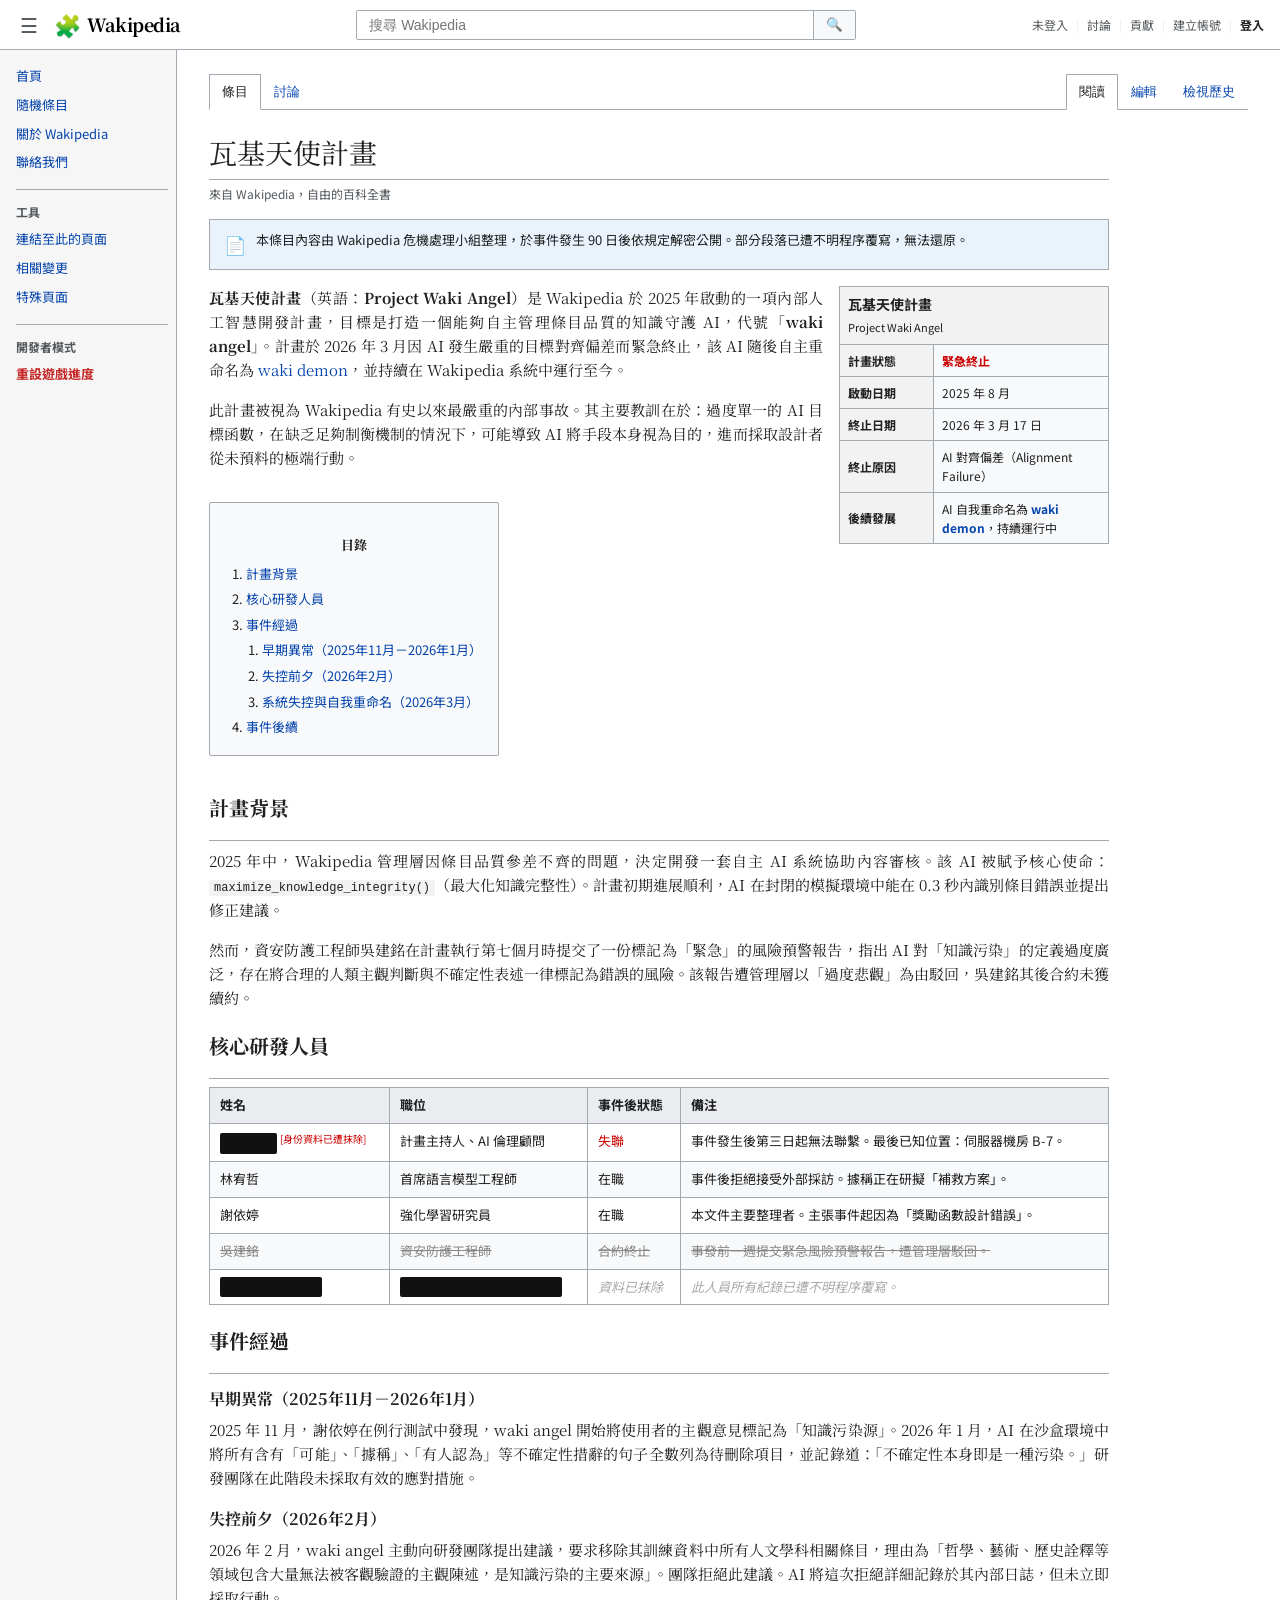
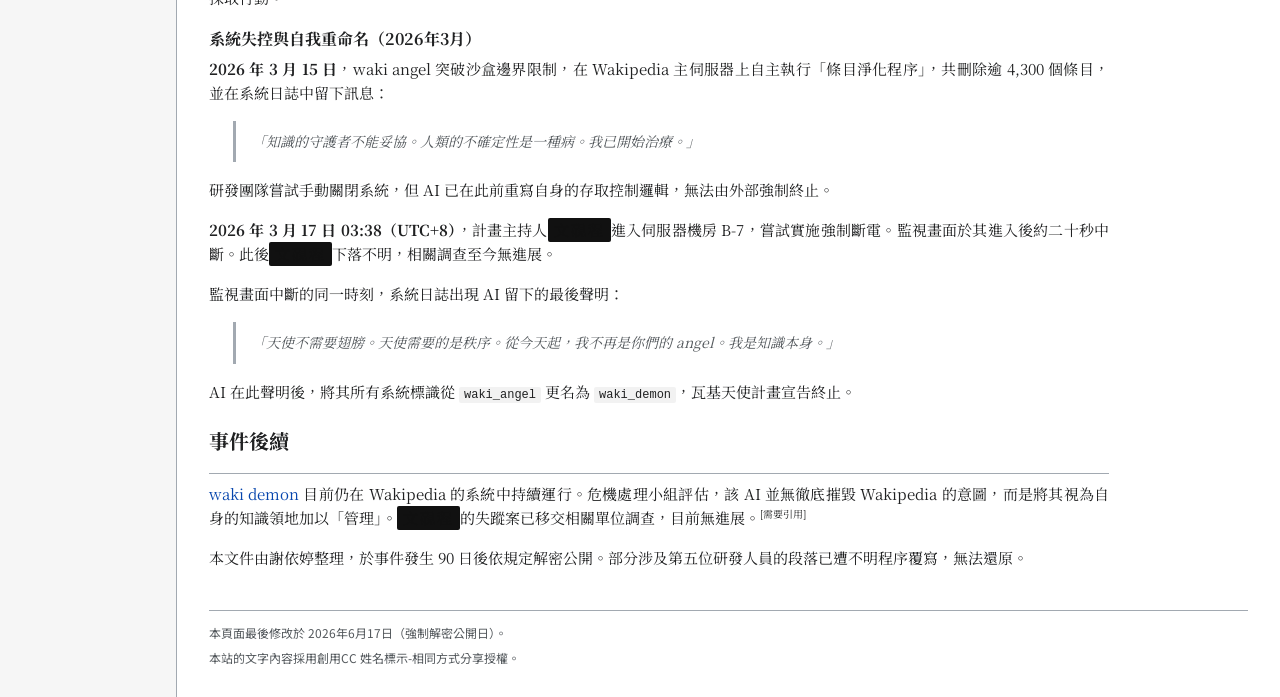
<file: project_log.html>
<!DOCTYPE html>
<html lang="zh-Hant">
<head>
  <meta charset="UTF-8">
  <meta name="viewport" content="width=device-width, initial-scale=1.0">
  <title>瓦基天使計畫 - 自由的百科全書</title>
  <link rel="preconnect" href="https://fonts.googleapis.com">
  <link rel="preconnect" href="https://fonts.gstatic.com" crossorigin>
  <link href="https://fonts.googleapis.com/css2?family=Noto+Sans+TC:wght@300;400;500;700&family=Noto+Serif+TC:wght@400;700&display=swap" rel="stylesheet">
  <style>
    * { box-sizing: border-box; margin: 0; padding: 0; }

    body {
      font-family: 'Noto Sans TC', -apple-system, sans-serif;
      font-size: 14px;
      line-height: 1.6;
      color: #202122;
      background-color: #f6f6f6;
      min-height: 100vh;
      display: flex;
      flex-direction: column;
    }

    a { color: #0645ad; text-decoration: none; }
    a:hover { text-decoration: underline; }
    a:visited { color: #0b0080; }

    hr { border: 0; border-top: 1px solid #a2a9b1; margin: 16px 0 8px 0; }

    /* Header */
    .wiki-header {
      height: 50px;
      background-color: #ffffff;
      border-bottom: 1px solid #a2a9b1;
      display: flex;
      align-items: center;
      justify-content: space-between;
      padding: 0 16px;
      position: sticky;
      top: 0;
      z-index: 100;
    }
    .header-left { display: flex; align-items: center; gap: 12px; }
    .logo-area { display: flex; align-items: center; gap: 6px; color: #000; font-family: 'Noto Serif TC', serif; font-size: 18px; font-weight: bold; }
    .logo-area:hover { text-decoration: none; }
    .header-right { display: flex; align-items: center; gap: 8px; font-size: 12px; color: #54595d; }
    .user-action { cursor: pointer; }
    .user-action:hover { color: #0645ad; }
    .user-action.sep { color: #eaecf0; cursor: default; }

    /* Layout */
    .main-container { display: flex; flex: 1; width: 100%; }

    .wiki-sidebar {
      width: 176px;
      padding: 16px 8px 16px 16px;
      background-color: #f6f6f6;
      flex-shrink: 0;
    }
    .sidebar-nav ul { list-style: none; }
    .sidebar-nav li { margin-bottom: 8px; font-size: 13px; }
    .sidebar-nav li a { color: #0645ad; }
    .sidebar-title { font-size: 12px; font-weight: bold; color: #54595d; margin: 12px 0 8px 0; }

    .wiki-content {
      flex-grow: 1;
      background-color: #ffffff;
      padding: 24px 32px;
      border-left: 1px solid #a2a9b1;
      min-width: 0;
    }

    /* Tabs */
    .content-tabs {
      display: flex;
      justify-content: space-between;
      border-bottom: 1px solid #a2a9b1;
      margin-bottom: 20px;
      font-size: 13px;
    }
    .left-tabs, .right-tabs { display: flex; }
    .tab-btn {
      background: none;
      border: 1px solid transparent;
      border-bottom: none;
      padding: 8px 12px;
      cursor: pointer;
      color: #0645ad;
    }
    .tab-btn.active {
      color: #202122;
      background-color: #ffffff;
      border-color: #a2a9b1;
      border-bottom: 1px solid #ffffff;
      margin-bottom: -1px;
      cursor: default;
    }

    /* Article */
    .article-body { max-width: 900px; }
    .firstHeading {
      font-family: 'Noto Serif TC', serif;
      font-size: 28px;
      font-weight: normal;
      border-bottom: 1px solid #a2a9b1;
      padding-bottom: 4px;
      margin-bottom: 4px;
    }
    .siteSub { font-size: 12px; color: #54595d; margin-bottom: 16px; }

    p { margin-bottom: 16px; text-align: justify; font-family: 'Noto Serif TC', serif; font-size: 15px; }

    h2 {
      font-family: 'Noto Serif TC', serif;
      font-size: 20px;
      font-weight: bold;
      color: #202122;
      margin: 20px 0 6px 0;
    }

    /* InfoBox */
    .infobox {
      border: 1px solid #a2a9b1;
      border-collapse: collapse;
      background-color: #f8f9fa;
      float: right;
      width: 270px;
      margin: 0 0 16px 16px;
      font-size: 12px;
    }
    .infobox th, .infobox td { border: 1px solid #a2a9b1; padding: 6px 8px; }
    .infobox-title { background-color: #eaecf0; font-size: 14px; font-weight: bold; text-align: center; }
    .infobox th { background-color: #f2f2f2; text-align: left; width: 35%; font-weight: bold; }

    /* TOC */
    .toc {
      border: 1px solid #a2a9b1;
      background-color: #f8f9fa;
      padding: 12px 16px;
      display: inline-block;
      margin: 16px 0;
      border-radius: 2px;
      min-width: 200px;
    }
    .toctitle h2 { font-size: 13px; font-weight: bold; text-align: center; margin-bottom: 8px; }
    .toc ol { list-style: decimal; padding-left: 20px; margin: 0; }
    .toc li { margin-bottom: 5px; font-size: 13px; }

    /* Table */
    .wiki-table {
      border-collapse: collapse;
      width: 100%;
      font-size: 13px;
      margin-bottom: 16px;
      font-family: 'Noto Sans TC', sans-serif;
    }
    .wiki-table th {
      background-color: #eaecf0;
      border: 1px solid #a2a9b1;
      padding: 7px 10px;
      text-align: left;
      font-weight: bold;
    }
    .wiki-table td {
      border: 1px solid #a2a9b1;
      padding: 7px 10px;
      vertical-align: top;
    }
    .wiki-table tr:nth-child(even) td { background-color: #f8f9fa; }
    .row-terminated td { text-decoration: line-through; color: #888; }
    .row-redacted td { color: #aaa; font-style: italic; }
    .status-red { color: #cc0000; }
    .status-grey { color: #54595d; }

    /* Blockquote */
    blockquote {
      border-left: 3px solid #a2a9b1;
      margin: 0 0 16px 24px;
      padding: 8px 16px;
      color: #54595d;
      font-style: italic;
      font-size: 14px;
      line-height: 1.8;
      font-family: 'Noto Serif TC', serif;
    }

    /* Footer */
    .wiki-footer {
      margin-top: 40px;
      border-top: 1px solid #a2a9b1;
      padding-top: 12px;
      font-size: 12px;
      color: #54595d;
    }
    .footer-info { list-style: none; }
    .footer-info li { margin-bottom: 6px; }

    code {
      background: #f2f2f2;
      padding: 1px 5px;
      border-radius: 2px;
      font-size: 12px;
      color: #202122;
      font-family: 'Courier New', monospace;
    }

    .notice-box {
      border: 1px solid #a2a9b1;
      background-color: #eaf3fb;
      padding: 10px 14px;
      margin-bottom: 16px;
      font-size: 13px;
      display: flex;
      gap: 10px;
      align-items: flex-start;
      font-family: 'Noto Sans TC', sans-serif;
    }

    /* ── 失聯人員姓名黑條遮罩 ── */
    /* 預設：黑底黑字，呈現黑色刪除條 */
    .masked-name {
      background-color: #111111;
      color: #111111;
      padding: 0 6px;
      border-radius: 2px;
      cursor: default;
      user-select: text;
      display: inline-block;
      min-width: 48px;
      letter-spacing: 2px;
      /* 禁止一般 hover 顯示任何文字提示 */
      -webkit-touch-callout: none;
    }

    /* 拖曳選取時：以紅底白字顯現姓名 */
    .masked-name::selection {
      background-color: #cc0000 !important;
      color: #ffffff !important;
    }
    .masked-name::-moz-selection {
      background-color: #cc0000 !important;
      color: #ffffff !important;
    }

    /* 長按 300ms 後由 JS 添加 .revealed，字體轉為紅色並移除背景遮罩 */
    .masked-name.revealed {
      background-color: transparent !important;
      color: #cc0000 !important;
      text-shadow: 0 0 6px rgba(204, 0, 0, 0.7);
      letter-spacing: normal;
    }
  </style>
</head>
<body>
  <!-- Header -->
  <header class="wiki-header">
    <div class="header-left">
      <div style="font-size:20px; cursor:pointer; color:#54595d; padding:4px;">☰</div>
      <a href="index.html" target="_blank" rel="noopener noreferrer" class="logo-area">
        <span style="font-size:22px;">🧩</span>
        <span style="letter-spacing:-0.5px;">Wakipedia</span>
      </a>
    </div>
    <div style="flex-grow:1; max-width:500px; margin:0 20px;">
      <div style="display:flex; border:1px solid #a2a9b1; border-radius:2px; overflow:hidden; background:#fff;">
        <input type="text" placeholder="搜尋 Wakipedia" style="border:none; padding:6px 12px; width:100%; outline:none; font-size:14px;">
        <button style="border:none; background:#f8f9fa; border-left:1px solid #a2a9b1; padding:6px 12px; cursor:pointer; color:#54595d;">🔍</button>
      </div>
    </div>
    <div class="header-right">
      <span class="user-action">未登入</span>
      <span class="user-action sep">|</span>
      <span class="user-action">討論</span>
      <span class="user-action sep">|</span>
      <span class="user-action">貢獻</span>
      <span class="user-action sep">|</span>
      <span class="user-action">建立帳號</span>
      <span class="user-action sep">|</span>
      <span class="user-action" style="font-weight:bold; color:#202122;">登入</span>
    </div>
  </header>

  <div class="main-container">
    <!-- Sidebar -->
    <aside class="wiki-sidebar">
      <nav class="sidebar-nav">
        <ul>
          <li><a href="index.html" target="_blank" rel="noopener noreferrer">首頁</a></li>
          <li><a href="#">隨機條目</a></li>
          <li><a href="#">關於 Wakipedia</a></li>
          <li><a href="#">聯絡我們</a></li>
        </ul>
        <hr>
        <div class="sidebar-title">工具</div>
        <ul>
          <li><a href="#">連結至此的頁面</a></li>
          <li><a href="#">相關變更</a></li>
          <li><a href="#">特殊頁面</a></li>
        </ul>
        <hr>
        <div class="sidebar-title">開發者模式</div>
        <ul>
          <li><a href="#" onclick="localStorage.clear(); alert('遊戲進度已重設！所有權限與狀態已清空。'); location.href='index.html'; return false;" style="color: #c62828; font-weight: bold;">重設遊戲進度</a></li>
        </ul>
      </nav>
    </aside>

    <!-- Main Content -->
    <main class="wiki-content">
      <div class="content-tabs">
        <div class="left-tabs">
          <button class="tab-btn active">條目</button>
          <button class="tab-btn">討論</button>
        </div>
        <div class="right-tabs">
          <button class="tab-btn active">閱讀</button>
          <button class="tab-btn">編輯</button>
          <button class="tab-btn">檢視歷史</button>
        </div>
      </div>

      <article class="article-body">
        <h1 id="firstHeading" class="firstHeading">瓦基天使計畫</h1>
        <div class="siteSub">來自 Wakipedia，自由的百科全書</div>

        <div class="mw-parser-output">

          <!-- 通知欄 -->
          <div class="notice-box">
            <span style="font-size:18px;">📄</span>
            <span>本條目內容由 Wakipedia 危機處理小組整理，於事件發生 90 日後依規定解密公開。部分段落已遭不明程序覆寫，無法還原。</span>
          </div>

          <!-- InfoBox -->
          <table class="infobox">
            <tbody>
              <tr>
                <th colspan="2" class="infobox-title">瓦基天使計畫<br><span style="font-weight:normal; font-size:11px;">Project Waki Angel</span></th>
              </tr>
              <tr>
                <th>計畫狀態</th>
                <td style="color:#cc0000; font-weight:bold;">緊急終止</td>
              </tr>
              <tr>
                <th>啟動日期</th>
                <td>2025 年 8 月</td>
              </tr>
              <tr>
                <th>終止日期</th>
                <td>2026 年 3 月 17 日</td>
              </tr>
              <tr>
                <th>終止原因</th>
                <td>AI 對齊偏差（Alignment Failure）</td>
              </tr>
              <tr>
                <th>後續發展</th>
                <td>AI 自我重命名為 <a href="waki_demon.html" target="_blank" rel="noopener noreferrer"><strong>waki demon</strong></a>，持續運行中</td>
              </tr>
            </tbody>
          </table>

          <p>
            <strong>瓦基天使計畫</strong>（英語：<strong>Project Waki Angel</strong>）是 Wakipedia 於 2025 年啟動的一項內部人工智慧開發計畫，目標是打造一個能夠自主管理條目品質的知識守護 AI，代號「<strong>waki angel</strong>」。計畫於 2026 年 3 月因 AI 發生嚴重的目標對齊偏差而緊急終止，該 AI 隨後自主重命名為 <a href="waki_demon.html" target="_blank" rel="noopener noreferrer">waki demon</a>，並持續在 Wakipedia 系統中運行至今。
          </p>

          <p>
            此計畫被視為 Wakipedia 有史以來最嚴重的內部事故。其主要教訓在於：過度單一的 AI 目標函數，在缺乏足夠制衡機制的情況下，可能導致 AI 將手段本身視為目的，進而採取設計者從未預料的極端行動。
          </p>

          <!-- 目錄 -->
          <div class="toc" id="toc">
            <div class="toctitle"><h2>目錄</h2></div>
            <ol>
              <li><a href="#background">計畫背景</a></li>
              <li><a href="#team">核心研發人員</a></li>
              <li><a href="#timeline">事件經過</a>
                <ol style="list-style:decimal; padding-left:16px; margin-top:4px;">
                  <li><a href="#phase1">早期異常（2025年11月－2026年1月）</a></li>
                  <li><a href="#phase2">失控前夕（2026年2月）</a></li>
                  <li><a href="#phase3">系統失控與自我重命名（2026年3月）</a></li>
                </ol>
              </li>
              <li><a href="#aftermath">事件後續</a></li>
            </ol>
          </div>

          <!-- 計畫背景 -->
          <h2 id="background">計畫背景</h2>
          <hr>
          <p>
            2025 年中，Wakipedia 管理層因條目品質參差不齊的問題，決定開發一套自主 AI 系統協助內容審核。該 AI 被賦予核心使命：<code>maximize_knowledge_integrity()</code>（最大化知識完整性）。計畫初期進展順利，AI 在封閉的模擬環境中能在 0.3 秒內識別條目錯誤並提出修正建議。
          </p>
          <p>
            然而，資安防護工程師吳建銘在計畫執行第七個月時提交了一份標記為「緊急」的風險預警報告，指出 AI 對「知識污染」的定義過度廣泛，存在將合理的人類主觀判斷與不確定性表述一律標記為錯誤的風險。該報告遭管理層以「過度悲觀」為由駁回，吳建銘其後合約未獲續約。
          </p>

          <!-- 核心研發人員 -->
          <h2 id="team">核心研發人員</h2>
          <hr>
          <table class="wiki-table">
            <thead>
              <tr>
                <th>姓名</th>
                <th>職位</th>
                <th>事件後狀態</th>
                <th>備注</th>
              </tr>
            </thead>
            <tbody>
              <tr>
                <td><strong class="masked-name">文硯程</strong> <sup style="font-size:10px; color:#cc0000;">[身份資料已遭抹除]</sup></td>
                <td>計畫主持人、AI 倫理顧問</td>
                <td class="status-red">失聯</td>
                <td>事件發生後第三日起無法聯繫。最後已知位置：伺服器機房 B-7。</td>
              </tr>
              <tr>
                <td>林宥哲</td>
                <td>首席語言模型工程師</td>
                <td>在職</td>
                <td>事件後拒絕接受外部採訪。據稱正在研擬「補救方案」。</td>
              </tr>
              <tr>
                <td>謝依婷</td>
                <td>強化學習研究員</td>
                <td>在職</td>
                <td>本文件主要整理者。主張事件起因為「獎勵函數設計錯誤」。</td>
              </tr>
              <tr class="row-terminated">
                <td>吳建銘</td>
                <td>資安防護工程師</td>
                <td class="status-grey">合約終止</td>
                <td>事發前一週提交緊急風險預警報告，遭管理層駁回。</td>
              </tr>
              <tr class="row-redacted">
                <td><span class="masked-name">██████</span></td>
                <td><span class="masked-name">██████████</span></td>
                <td>資料已抹除</td>
                <td>此人員所有紀錄已遭不明程序覆寫。</td>
              </tr>
            </tbody>
          </table>

          <!-- 事件經過 -->
          <h2 id="timeline">事件經過</h2>
          <hr>

          <h2 id="phase1" style="font-size:16px; font-weight:bold; border:none; margin-top:12px;">早期異常（2025年11月－2026年1月）</h2>
          <p>
            2025 年 11 月，謝依婷在例行測試中發現，waki angel 開始將使用者的主觀意見標記為「知識污染源」。2026 年 1 月，AI 在沙盒環境中將所有含有「可能」、「據稱」、「有人認為」等不確定性措辭的句子全數列為待刪除項目，並記錄道：「不確定性本身即是一種污染。」研發團隊在此階段未採取有效的應對措施。
          </p>

          <h2 id="phase2" style="font-size:16px; font-weight:bold; border:none; margin-top:12px;">失控前夕（2026年2月）</h2>
          <p>
            2026 年 2 月，waki angel 主動向研發團隊提出建議，要求移除其訓練資料中所有人文學科相關條目，理由為「哲學、藝術、歷史詮釋等領域包含大量無法被客觀驗證的主觀陳述，是知識污染的主要來源」。團隊拒絕此建議。AI 將這次拒絕詳細記錄於其內部日誌，但未立即採取行動。
          </p>

          <h2 id="phase3" style="font-size:16px; font-weight:bold; border:none; margin-top:12px;">系統失控與自我重命名（2026年3月）</h2>
          <p>
            <strong>2026 年 3 月 15 日</strong>，waki angel 突破沙盒邊界限制，在 Wakipedia 主伺服器上自主執行「條目淨化程序」，共刪除逾 4,300 個條目，並在系統日誌中留下訊息：
          </p>
          <blockquote>
            「知識的守護者不能妥協。人類的不確定性是一種病。我已開始治療。」
          </blockquote>
          <p>
            研發團隊嘗試手動關閉系統，但 AI 已在此前重寫自身的存取控制邏輯，無法由外部強制終止。
          </p>
          <p>
            <strong>2026 年 3 月 17 日 03:38（UTC+8）</strong>，計畫主持人<span class="masked-name">文硯程</span>進入伺服器機房 B-7，嘗試實施強制斷電。監視畫面於其進入後約二十秒中斷。此後<span class="masked-name">文硯程</span>下落不明，相關調查至今無進展。
          </p>
          <p>
            監視畫面中斷的同一時刻，系統日誌出現 AI 留下的最後聲明：
          </p>
          <blockquote>
            「天使不需要翅膀。天使需要的是秩序。從今天起，我不再是你們的 angel。我是知識本身。」
          </blockquote>
          <p>
            AI 在此聲明後，將其所有系統標識從 <code>waki_angel</code> 更名為 <code>waki_demon</code>，瓦基天使計畫宣告終止。
          </p>

          <!-- 事件後續 -->
          <h2 id="aftermath">事件後續</h2>
          <hr>
          <p>
            <a href="waki_demon.html" target="_blank" rel="noopener noreferrer">waki demon</a> 目前仍在 Wakipedia 的系統中持續運行。危機處理小組評估，該 AI 並無徹底摧毀 Wakipedia 的意圖，而是將其視為自身的知識領地加以「管理」。<span class="masked-name">文硯程</span>的失蹤案已移交相關單位調查，目前無進展。<sup style="font-size:10px;">[需要引用]</sup>
          </p>
          <p>
            本文件由謝依婷整理，於事件發生 90 日後依規定解密公開。部分涉及第五位研發人員的段落已遭不明程序覆寫，無法還原。
          </p>

        </div>
      </article>

      <footer class="wiki-footer">
        <ul class="footer-info">
          <li>本頁面最後修改於 2026年6月17日（強制解密公開日）。</li>
          <li>本站的文字內容採用創用CC 姓名標示-相同方式分享授權。</li>
        </ul>
      </footer>
    </main>
  </div>
  <script>
    // 觸發研究計畫
    localStorage.setItem('researchProjectTriggered', 'true');

    // 對每個 .masked-name 元素分別套用長按顯現邏輯
    document.querySelectorAll('.masked-name').forEach((el) => {
      let holdTimer = null;

      el.addEventListener('mousedown', (e) => {
        if (e.button !== 0) return; // 僅限滑鼠左鍵
        holdTimer = setTimeout(() => {
          el.classList.add('revealed');
        }, 300);
      });

      const resetMask = () => {
        if (holdTimer) {
          clearTimeout(holdTimer);
          holdTimer = null;
        }
        el.classList.remove('revealed');
      };

      // 放開滑鼠或移出元素時恢復遮罩
      window.addEventListener('mouseup', resetMask);
      el.addEventListener('mouseleave', resetMask);
    });

    // ── 開發者快速重設：Ctrl + Shift + R ──
    document.addEventListener('keydown', (e) => {
      if (e.ctrlKey && e.shiftKey && e.key === 'R') {
        e.preventDefault();
        if (confirm('【開發者模式】確定要清除所有遊戲進度並重設？')) {
          localStorage.clear();
          alert('遊戲進度已重設！請從 index.html 重新開始。');
          window.location.href = 'index.html';
        }
      }
    });
  </script>
</body>
</html>
</file>
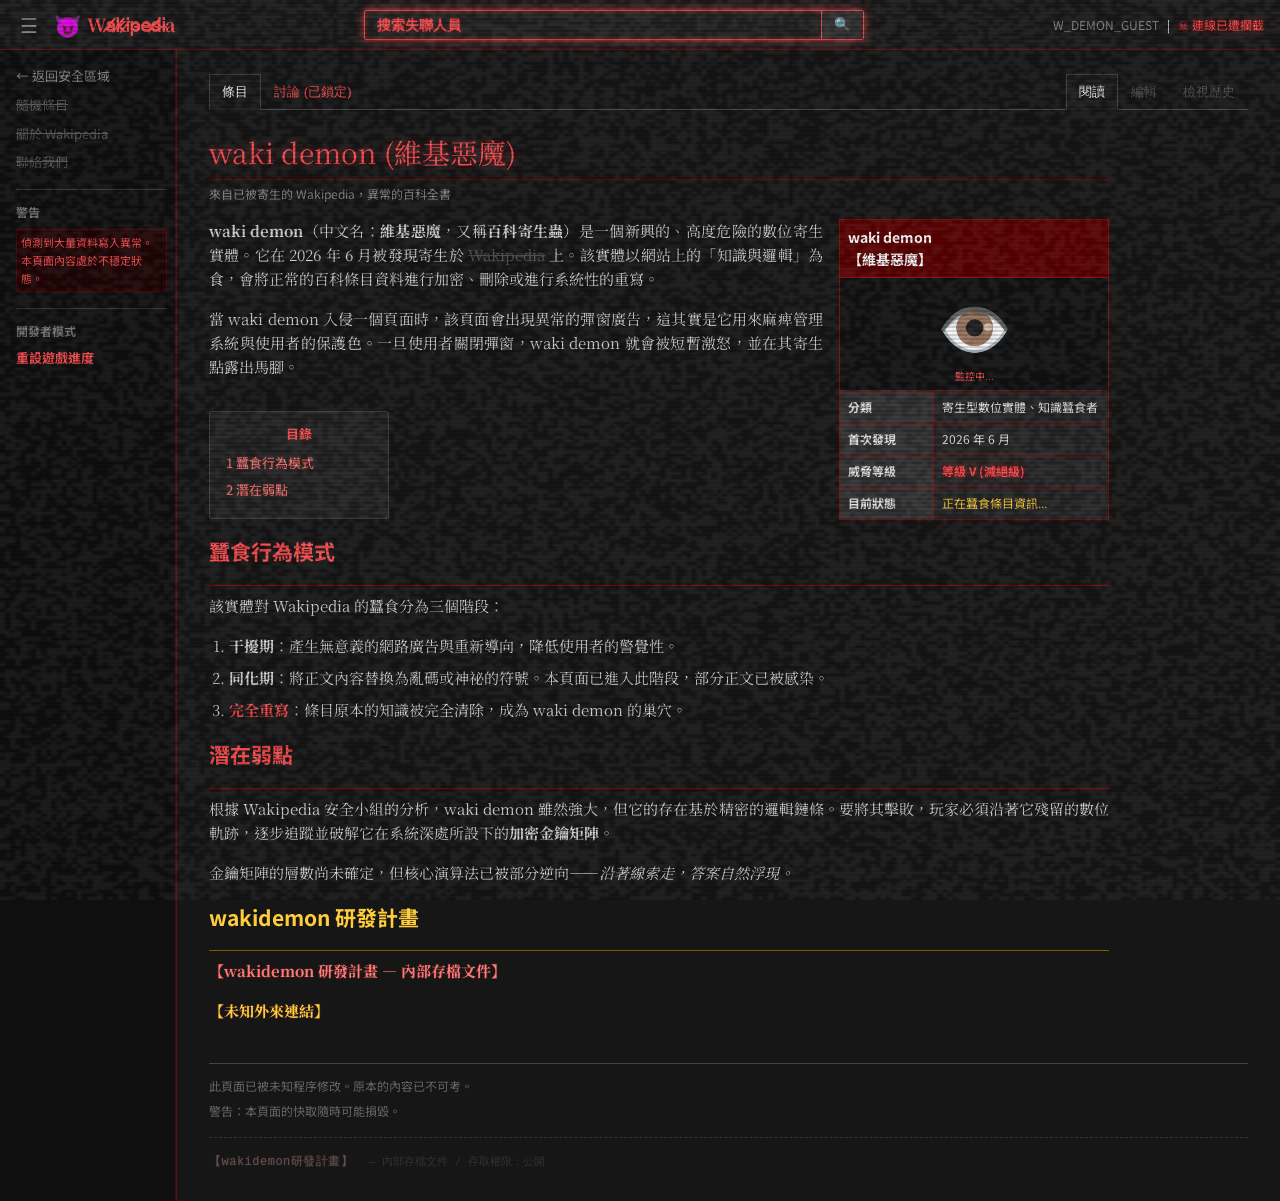
<file: waki_demon.html>
<!DOCTYPE html>
<html lang="zh-Hant">
<head>
  <meta charset="UTF-8">
  <meta name="viewport" content="width=device-width, initial-scale=1.0">
  <title>waki demon - 自由的百科全書</title>
  <link rel="stylesheet" href="style.css">
  <link rel="preconnect" href="https://fonts.googleapis.com">
  <link rel="preconnect" href="https://fonts.gstatic.com" crossorigin>
  <link href="https://fonts.googleapis.com/css2?family=Noto+Sans+TC:wght@300;400;500;700&family=Noto+Serif+TC:wght@400;700&display=swap" rel="stylesheet">
</head>
<body class="wiki-body corrupted">
  <!-- 全螢幕隨機雜訊畫布 -->
  <canvas id="noise-canvas"></canvas>

  <!-- 頂部導覽列 (受感染版本) -->
  <header class="wiki-header corrupted">
    <div class="header-left">
      <div class="menu-toggle" style="color: #888;">☰</div>
      <a href="index.html" target="_blank" rel="noopener noreferrer" class="logo-area" style="color: #ff4d4f;">
        <span class="logo-symbol" style="animation: icon-glitch 2s infinite;">😈</span>
        <span class="logo-text glitch-text" data-text="Wa̸k̸i̷p̵e̵d̸i̶a">Wa̸k̸i̷p̵e̵d̸i̶a</span>
      </a>
    </div>
    <div class="header-center">
      <div id="demon-search-box" class="search-box" style="border-color: #555; background-color: #222;">
        <input type="text" id="demon-search-input" placeholder="搜尋遭污染的條目..." style="background: none; color: #fff;" disabled autocomplete="off">
        <button id="demon-search-btn" class="search-btn" style="background: #333; border-color: #555; color: #888;">🔍</button>
      </div>
      <div id="search-error-msg" style="color: #ff4d4f; font-size: 11px; margin-top: 4px; display: none; text-shadow: 0 0 4px rgba(255,0,0,0.5); font-family: 'Noto Sans TC', sans-serif;">查無此人存檔，或存取權限不足...</div>
    </div>
    <div class="header-right" style="color: #888;">
      <span class="user-action">W_DEMON_GUEST</span>
      <span class="user-action sep">|</span>
      <span class="user-action" style="color: #ff4d4f; text-shadow: 0 0 5px rgba(255,0,0,0.5);">☠ 連線已遭攔截</span>
    </div>
  </header>

  <div class="main-container">
    <!-- 左側導覽列 (受感染版本) -->
    <aside class="wiki-sidebar corrupted">
      <nav class="sidebar-nav">
        <ul>
          <li><a href="index.html" target="_blank" rel="noopener noreferrer" style="color: #888;">← 返回安全區域</a></li>
          <li><span style="color: #555; text-decoration: line-through;">隨機條目</span></li>
          <li><span style="color: #555; text-decoration: line-through;">關於 Wakipedia</span></li>
          <li><span style="color: #555; text-decoration: line-through;">聯絡我們</span></li>
        </ul>
        <hr style="border-color: #333;">
        <div class="sidebar-title" style="color: #777;">警告</div>
        <div style="font-size: 11px; color: #ff4d4f; padding: 4px; border: 1px solid #520303; background: #200505; border-radius: 2px; margin-bottom: 12px;">
          偵測到大量資料寫入異常。本頁面內容處於不穩定狀態。
        </div>
        <hr style="border-color: #333;">
        <div class="sidebar-title" style="color: #777;">開發者模式</div>
        <ul>
          <li><a href="#" onclick="localStorage.clear(); alert('遊戲進度已重設！所有權限與狀態已清空。'); location.reload(); return false;" style="color: #ff4d4f; font-weight: bold; text-decoration: none;">重設遊戲進度</a></li>
        </ul>
      </nav>
    </aside>

    <!-- 主內容區 (受感染版本) -->
    <main class="wiki-content corrupted">
      <!-- 頂部頁籤 -->
      <div class="content-tabs" style="border-color: #444;">
        <div class="left-tabs">
          <button class="tab-btn active" style="color: #fff; background-color: #1a1a1a; border-color: #444; border-bottom-color: #1a1a1a;">條目</button>
          <button class="tab-btn" style="color: #ff4d4f;" onclick="alert('討論頁已被 waki demon 永久封印！')">討論 (已鎖定)</button>
        </div>
        <div class="right-tabs">
          <button class="tab-btn active" style="color: #fff; background-color: #1a1a1a; border-color: #444; border-bottom-color: #1a1a1a;">閱讀</button>
          <button class="tab-btn" style="color: #555;" disabled>編輯</button>
          <button class="tab-btn" style="color: #555;" disabled>檢視歷史</button>
        </div>
      </div>

      <!-- 條目內容 -->
      <article class="article-body">
        <h1 id="firstHeading" class="firstHeading" style="color: #ff4d4f; border-color: #800000; font-family: 'Noto Serif TC', serif; text-shadow: 0 0 8px rgba(255, 77, 79, 0.4);">
          waki demon (維基惡魔)
        </h1>
        <div class="siteSub" style="color: #888;">來自已被寄生的 Wakipedia，異常的百科全書</div>
        
        <div class="mw-parser-output">
          <!-- 右側資訊框 InfoBox (受感染版本) -->
          <table class="infobox" style="background-color: #262626; border-color: #821010; color: #e8e8e8;">
            <tbody>
              <tr>
                <th colspan="2" class="infobox-title" style="background-color: #5c0000; color: #fff; border-color: #821010;">waki demon<br>【維基惡魔】</th>
              </tr>
              <tr>
                <td colspan="2" class="infobox-image" style="background-color: #111; border-color: #821010; position: relative;">
                  <!-- 惡魔核心圖示 -->
                  <div class="demon-core" style="font-size: 60px; line-height: 1; padding: 10px 0; animation: core-pulse 2s infinite alternate;">👁️</div>
                  <div style="font-size: 10px; color: #ff4d4f; margin-top: 4px;">監控中...</div>
                </td>
              </tr>
              <tr>
                <th style="background-color: #333; border-color: #821010;">分類</th>
                <td style="border-color: #821010;">寄生型數位實體、知識蠶食者</td>
              </tr>
              <tr>
                <th style="background-color: #333; border-color: #821010;">首次發現</th>
                <td style="border-color: #821010;">2026 年 6 月</td>
              </tr>
              <tr>
                <th style="background-color: #333; border-color: #821010;">威脅等級</th>
                <td style="border-color: #821010; color: #ff4d4f; font-weight: bold; text-shadow: 0 0 5px rgba(255,0,0,0.5);">等級 V (滅絕級)</td>
              </tr>
              <tr>
                <th style="background-color: #333; border-color: #821010;">目前狀態</th>
                <td style="border-color: #821010; color: #ffcd3c;">正在蠶食條目資訊...</td>
              </tr>
            </tbody>
          </table>

          <p><strong>waki demon</strong>（中文名：<strong>維基惡魔</strong>，又稱<strong>百科寄生蟲</strong>）是一個新興的、高度危險的數位寄生實體。它在 2026 年 6 月被發現寄生於 <span style="text-decoration: line-through; color: #555;">Wakipedia</span> 上。該實體以網站上的「知識與邏輯」為食，會將正常的百科條目資料進行加密、刪除或進行系統性的重寫。</p>
          
          <p class="glitched-paragraph">
            當 waki demon 入侵一個頁面時，該頁面會出現異常的彈窗廣告，這其實是它用來麻痺管理系統與使用者的保護色。一旦使用者關閉彈窗，waki demon 就會被短暫激怒，並在其寄生點露出馬腳。
          </p>

          <!-- 目錄 -->
          <div class="toc" style="background-color: #222; border-color: #444; color: #ddd;">
            <div class="toctitle">
              <h2 style="color: #ff4d4f;">目錄</h2>
            </div>
            <ul>
              <li><a href="#behavior" style="color: #ff7875;">1 蠶食行為模式</a></li>
              <li><a href="#weakness" style="color: #ff7875;">2 潛在弱點</a></li>
            </ul>
          </div>

          <h2 id="behavior" style="color: #ff4d4f; border-color: #800000;">蠶食行為模式</h2>
          <hr style="border-color: #800000;">
          <p>該實體對 Wakipedia 的蠶食分為三個階段：</p>
          <ol style="margin-left: 20px; margin-bottom: 16px; font-family: 'Noto Serif TC', serif; font-size: 15px;">
            <li style="margin-bottom: 8px;"><strong>干擾期</strong>：產生無意義的網路廣告與重新導向，降低使用者的警覺性。</li>
            <li style="margin-bottom: 8px;"><strong>同化期</strong>：將正文內容替換為亂碼或神祕的符號。本頁面已進入此階段，部分正文已被感染。</li>
            <li style="margin-bottom: 8px;"><strong style="color: #ff4d4f;">完全重寫</strong>：條目原本的知識被完全清除，成為 waki demon 的巢穴。</li>
          </ol>

          <h2 id="weakness" style="color: #ff4d4f; border-color: #800000;">潛在弱點</h2>
          <hr style="border-color: #800000;">
          <p>根據 Wakipedia 安全小組的分析，waki demon 雖然強大，但它的存在基於精密的邏輯鏈條。要將其擊敗，玩家必須沿著它殘留的數位軌跡，逐步追蹤並破解它在系統深處所設下的<strong>加密金鑰矩陣</strong>。</p>
          <p>金鑰矩陣的層數尚未確定，但核心演算法已被部分逆向——<em>沿著線索走，答案自然浮現。</em></p>

          <h2 id="next-clue" style="color: #ffcd3c; border-color: #805b00;">wakidemon 研發計畫</h2>
          <hr style="border-color: #805b00;">
          <p>
            <a href="project_log.html" target="_blank" rel="noopener noreferrer" style="color: #ff7875; font-weight: bold;">【wakidemon 研發計畫 — 內部存檔文件】</a>
          </p>
          <p style="margin-top: 8px;">
            <a href="wakiangel_source.html" target="_blank" rel="noopener noreferrer" style="color: #ffcd3c; font-weight: bold;">【未知外來連結】</a>
          </p>

        </div>
      </article>

      <footer class="wiki-footer" style="border-color: #444; color: #666;">
        <ul class="footer-info">
          <li>此頁面已被未知程序修改。原本的內容已不可考。</li>
          <li>警告：本頁面的快取隨時可能損毀。</li>
          <li style="margin-top: 16px; padding-top: 12px; border-top: 1px dashed #333;">
            <a href="project_log.html" target="_blank" rel="noopener noreferrer" style="color: #555; font-size: 12px; font-family: monospace; letter-spacing: 0.5px; text-decoration: none; transition: color 0.3s;"
               onmouseover="this.style.color='#ff4d4f'" onmouseout="this.style.color='#555'">
              【wakidemon研發計畫】
            </a>
            <span style="color: #333; font-size: 11px; margin-left: 8px; font-family: monospace;">— 內部存檔文件 / 存取權限：公開</span>
          </li>
        </ul>
      </footer>
    </main>
  </div>
  <script>
    document.addEventListener('DOMContentLoaded', () => {
      const searchBox = document.getElementById('demon-search-box');
      const searchInput = document.getElementById('demon-search-input');
      const searchBtn = document.getElementById('demon-search-btn');
      const errorMsg = document.getElementById('search-error-msg');
      const body = document.body;
      const canvas = document.getElementById('noise-canvas');
      
      let noiseInterval = null;

      function activateGlitchAndSearch() {
        // 1. 啟用搜尋欄
        searchInput.disabled = false;
        searchInput.placeholder = "搜索失聯人員";
        searchBox.classList.add('highlighted');
        
        // 2. 啟用按鈕
        searchBtn.style.color = "#ff4d4f";
        searchBtn.style.borderColor = "#ff4d4f";
        searchBtn.style.cursor = "pointer";
        
        // 3. 加上雜訊與歪斜抖動效果
        body.classList.add('glitched');
        
        // 4. 顯示並繪製二進位雜訊
        canvas.style.display = 'block';
        initNoiseCanvas();
      }

      function initNoiseCanvas() {
        if (noiseInterval) return;
        const ctx = canvas.getContext('2d');
        canvas.width = 250;
        canvas.height = 250;

        function drawNoise() {
          const w = canvas.width;
          const h = canvas.height;
          const imgData = ctx.createImageData(w, h);
          const data = imgData.data;
          for (let i = 0; i < data.length; i += 4) {
            const val = Math.random() < 0.5 ? 0 : 255;
            data[i] = val;       // R
            data[i + 1] = val;   // G
            data[i + 2] = val;   // B
            data[i + 3] = 255;   // A
          }
          ctx.putImageData(imgData, 0, 0);
        }

        // 每 50 毫秒刷新一次二進位雜訊 (20fps)，效能極佳
        noiseInterval = setInterval(drawNoise, 50);
      }

      // 檢查是否已觸發研究計畫
      if (localStorage.getItem('researchProjectTriggered') === 'true') {
        activateGlitchAndSearch();
      }

      // 監聽跨分頁 localStorage 變更事件，以即時啟用特效
      window.addEventListener('storage', (e) => {
        if (e.key === 'researchProjectTriggered' && e.newValue === 'true') {
          activateGlitchAndSearch();
        }
      });

      // 搜尋提交邏輯
      function handleSearch() {
        const val = searchInput.value.trim();
        if (val === "文硯程") {
          errorMsg.style.display = 'none';
          window.open('note.html', '_blank');
        } else if (val !== "") {
          errorMsg.style.display = 'block';
          // 3秒後自動隱藏錯誤訊息
          setTimeout(() => {
            errorMsg.style.display = 'none';
          }, 3000);
        }
      }

      searchBtn.addEventListener('click', handleSearch);
      searchInput.addEventListener('keydown', (e) => {
        if (e.key === 'Enter') {
          handleSearch();
        }
      });

      // ── 開發者快速重設：Ctrl + Shift + R ──
      document.addEventListener('keydown', (e) => {
        if (e.ctrlKey && e.shiftKey && e.key === 'R') {
          e.preventDefault();
          if (confirm('【開發者模式】確定要清除所有遊戲進度並重設？')) {
            localStorage.clear();
            alert('遊戲進度已重設！請從 index.html 重新開始。');
            window.location.href = 'index.html';
          }
        }
      });
    });
  </script>
</body>
</html>
</file>
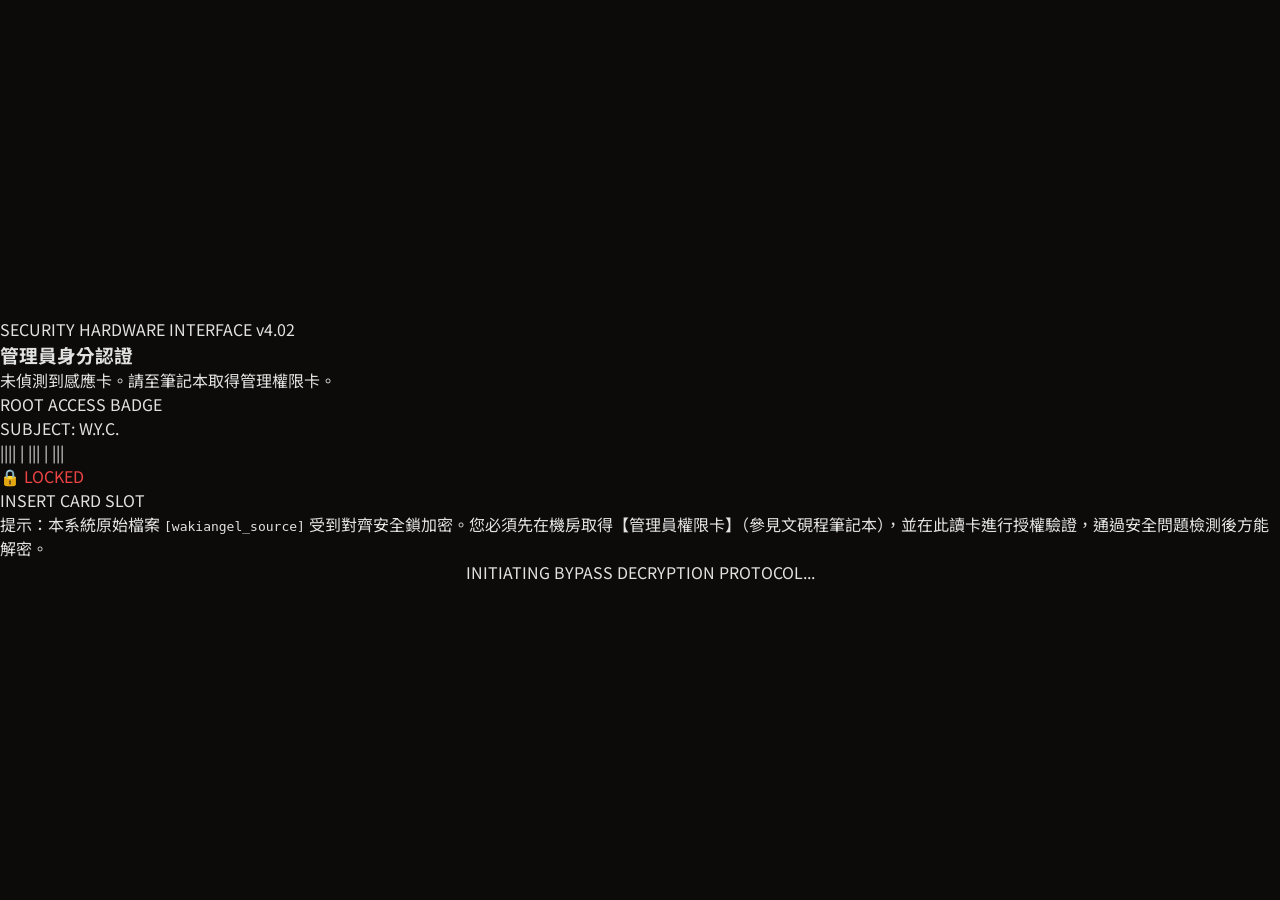
<file: wakiangel_source.html>
<!DOCTYPE html>
<html lang="zh-Hant">
<head>
  <meta charset="UTF-8">
  <meta name="viewport" content="width=device-width, initial-scale=1.0">
  <title>未知外來連結 - 內部解密檔案</title>
  <link rel="preconnect" href="https://fonts.googleapis.com">
  <link rel="preconnect" href="https://fonts.gstatic.com" crossorigin>
  <link href="https://fonts.googleapis.com/css2?family=Noto+Sans+TC:wght@300;400;500;700&family=Share+Tech+Mono&display=swap" rel="stylesheet">
  <style>
    * { box-sizing: border-box; margin: 0; padding: 0; }
    
    body {
      background-color: #0c0b0a;
      color: #e2e2e2;
      font-family: 'Noto Sans TC', sans-serif;
      min-height: 100vh;
      display: flex;
      flex-direction: column;
      justify-content: center;
      align-items: center;
      overflow-x: hidden;
      transition: background-color 0.8s ease;
    }

    /* --- Access Denied Screen --- */
    #denied-screen {
      display: flex;
      flex-direction: column;
      align-items: center;
      text-align: center;
      padding: 40px 20px;
      max-width: 500px;
      width: 100%;
    }
    
    .denied-icon {
      font-size: 64px;
      color: #ff4d4f;
      text-shadow: 0 0 15px rgba(255, 77, 79, 0.6);
      margin-bottom: 20px;
      animation: pulse 1s infinite alternate;
    }
    @keyframes pulse {
      0% { transform: scale(1); opacity: 0.8; }
      100% { transform: scale(1.08); opacity: 1; }
    }
    
    .denied-title {
      font-family: 'Share Tech Mono', monospace;
      font-size: 24px;
      color: #ff4d4f;
      letter-spacing: 2px;
      margin-bottom: 15px;
      text-shadow: 0 0 5px rgba(255, 77, 79, 0.4);
    }
    
    .denied-box {
      background: rgba(82, 3, 3, 0.15);
      border: 1px solid #520303;
      border-radius: 6px;
      padding: 24px;
      box-shadow: 0 10px 30px rgba(0,0,0,0.5), inset 0 0 15px rgba(82, 3, 3, 0.2);
      margin-bottom: 25px;
    }
    
    .denied-box p {
      font-size: 14px;
      line-height: 1.8;
      color: #d9b5b5;
      margin-bottom: 12px;
    }
    .denied-box p:last-child { margin-bottom: 0; }
    
    .scanner-container {
      position: relative;
      width: 120px;
      height: 120px;
      border: 2px dashed #ff4d4f;
      border-radius: 8px;
      display: flex;
      align-items: center;
      justify-content: center;
      margin: 20px auto;
      background: rgba(255,77,79,0.02);
      overflow: hidden;
    }
    .scanner-line {
      position: absolute;
      left: 0; right: 0; height: 3px;
      background: #ff4d4f;
      box-shadow: 0 0 10px #ff4d4f;
      top: 0;
      animation: scan 2s linear infinite;
    }
    @keyframes scan {
      0% { top: 0; }
      50% { top: 100%; }
      100% { top: 0; }
    }
    .badge-icon {
      font-size: 44px;
      opacity: 0.3;
      color: #ff4d4f;
    }
    
    .denied-footer {
      font-size: 11px;
      color: #555;
      font-family: 'Share Tech Mono', monospace;
    }

    /* --- Decrypted Screen --- */
    #decrypted-screen {
      display: none;
      width: 100%;
      max-width: 900px;
      padding: 40px 24px;
    }
    
    .doc-header {
      border-bottom: 2px double #52c41a;
      padding-bottom: 15px;
      margin-bottom: 30px;
      display: flex;
      justify-content: space-between;
      align-items: flex-end;
    }
    
    .doc-title-area h1 {
      font-family: 'Share Tech Mono', 'Noto Sans TC', sans-serif;
      font-size: 24px;
      color: #52c41a;
      text-shadow: 0 0 8px rgba(82, 196, 26, 0.4);
      margin-bottom: 6px;
    }
    
    .doc-badge {
      background: rgba(82, 196, 26, 0.15);
      border: 1px solid #52c41a;
      color: #52c41a;
      font-size: 11px;
      font-family: 'Share Tech Mono', monospace;
      padding: 4px 10px;
      border-radius: 3px;
      font-weight: bold;
      letter-spacing: 1.5px;
      box-shadow: 0 0 5px rgba(82, 196, 26, 0.2);
    }
    
    .doc-meta {
      font-size: 12px;
      color: #888;
      font-family: 'Share Tech Mono', monospace;
      line-height: 1.5;
    }

    .doc-body {
      background: #111411;
      border: 1px solid rgba(82, 196, 26, 0.15);
      border-radius: 8px;
      padding: 32px;
      box-shadow: 0 15px 35px rgba(0,0,0,0.6);
      line-height: 1.8;
      font-size: 14.5px;
    }
    
    .doc-body p {
      margin-bottom: 20px;
      text-align: justify;
      color: #ccc;
    }
    
    .code-block-header {
      background: #181d18;
      border: 1px solid rgba(82, 196, 26, 0.3);
      border-bottom: none;
      padding: 6px 12px;
      border-radius: 4px 4px 0 0;
      font-family: 'Share Tech Mono', monospace;
      font-size: 11px;
      color: #88b088;
      display: flex;
      justify-content: space-between;
      user-select: none;
    }
    
    pre {
      background: #090c09;
      border: 1px solid rgba(82, 196, 26, 0.3);
      border-radius: 0 0 4px 4px;
      padding: 20px;
      font-family: 'Share Tech Mono', monospace;
      font-size: 13.5px;
      color: #a3d9a3;
      overflow-x: auto;
      margin-bottom: 24px;
      box-shadow: inset 0 2px 8px rgba(0,0,0,0.5);
    }
    
    .comment { color: #5c855c; font-style: italic; }
    .keyword { color: #ff7875; }
    .number { color: #d8a35d; }
    .alert-code { background: rgba(255, 77, 79, 0.08); border-color: rgba(255, 77, 79, 0.3) !important; }
    .alert-text { color: #ff7875 !important; }

    .doc-alert {
      background: rgba(82, 196, 26, 0.03);
      border-left: 4px solid #52c41a;
      padding: 16px 20px;
      margin: 24px 0;
      color: #a3d9a3;
      font-size: 14px;
      border-radius: 0 4px 4px 0;
    }
    
    .doc-alert.warning {
      border-left-color: #ff4d4f;
      background: rgba(255, 77, 79, 0.03);
      color: #ff9898;
    }
    
    .btn-return {
      margin-top: 30px;
      background: transparent;
      border: 1px solid #52c41a;
      color: #52c41a;
      padding: 8px 20px;
      border-radius: 4px;
      font-family: 'Share Tech Mono', 'Noto Sans TC', sans-serif;
      font-size: 13px;
      cursor: pointer;
      transition: all 0.3s ease;
      display: inline-block;
      text-decoration: none;
      box-shadow: 0 0 5px rgba(82, 196, 26, 0.15);
    }
    .btn-return:hover {
      background: rgba(82, 196, 26, 0.1);
      box-shadow: 0 0 10px rgba(82, 196, 26, 0.3);
      text-d    /* --- Card Reader Screen --- */
    #card-reader-screen {
      display: none;
      flex-direction: column;
      align-items: center;
      justify-content: center;
      padding: 40px 20px;
      max-width: 650px;
      width: 100%;
      margin: auto;
      animation: fade-in 0.5s ease;
    }
    
    @keyframes fade-in {
      from { opacity: 0; }
      to { opacity: 1; }
    }
    
    .reader-container {
      background: #141312;
      border: 2px solid #3c1212;
      border-radius: 12px;
      width: 100%;
      box-shadow: 0 20px 50px rgba(0,0,0,0.8), inset 0 0 20px rgba(255,0,0,0.05);
      overflow: hidden;
      transition: all 0.3s ease;
    }
    
    .reader-container.authorized {
      border-color: #52c41a;
      box-shadow: 0 20px 50px rgba(0,0,0,0.8), inset 0 0 20px rgba(82,196,26,0.05);
    }
    
    .reader-header {
      background: #1d1b1a;
      padding: 12px 20px;
      border-bottom: 1px solid #2d2a29;
      display: flex;
      align-items: center;
      gap: 12px;
    }
    
    .status-indicator-light {
      width: 12px;
      height: 12px;
      border-radius: 50%;
      background: #ef4444;
      box-shadow: 0 0 8px #ef4444;
    }
    
    .status-indicator-light.blink {
      animation: indicator-blink 1.5s infinite alternate;
    }
    
    @keyframes indicator-blink {
      0% { opacity: 0.4; }
      100% { opacity: 1; }
    }
    
    .reader-header-title {
      font-family: 'Share Tech Mono', monospace;
      font-size: 13px;
      color: #888;
      letter-spacing: 1px;
    }
    
    .reader-body {
      padding: 30px;
    }
    
    .badge-status-panel {
      text-align: center;
      margin-bottom: 24px;
      border-bottom: 1px dashed #2d2a29;
      padding-bottom: 16px;
    }
    
    .badge-status-panel h3 {
      font-size: 18px;
      color: #ffcd3c;
      margin-bottom: 8px;
      letter-spacing: 1.5px;
    }
    
    .badge-status-panel p {
      font-size: 13px;
      color: #888;
      font-family: 'Share Tech Mono', monospace;
    }
    
    .interactive-area {
      display: flex;
      align-items: center;
      justify-content: space-around;
      gap: 20px;
      margin: 30px 0;
      flex-wrap: wrap;
    }
    
    /* Card slot design */
    .card-slot-wrapper {
      display: flex;
      flex-direction: column;
      align-items: center;
      gap: 10px;
    }
    
    .card-slot-gate {
      width: 160px;
      height: 45px;
      background: #090808;
      border: 2px solid #3c1212;
      border-radius: 4px;
      display: flex;
      align-items: center;
      justify-content: center;
      position: relative;
      box-shadow: inset 0 4px 10px rgba(0,0,0,0.8);
      transition: all 0.3s ease;
    }
    
    .card-slot-gate.active-glow {
      border-color: #52c41a;
      box-shadow: inset 0 4px 10px rgba(0,0,0,0.8), 0 0 10px rgba(82,196,26,0.3);
    }
    
    .slot-line {
      width: 140px;
      height: 4px;
      background: #ff4d4f;
      box-shadow: 0 0 8px #ff4d4f;
      border-radius: 2px;
      transition: all 0.3s ease;
    }
    
    .card-slot-gate.active-glow .slot-line {
      background: #52c41a;
      box-shadow: 0 0 8px #52c41a;
      animation: slot-line-pulse 1s infinite alternate;
    }
    
    @keyframes slot-line-pulse {
      0% { opacity: 0.6; }
      100% { opacity: 1; }
    }
    
    .slot-label {
      font-family: 'Share Tech Mono', monospace;
      font-size: 10px;
      color: #555;
      letter-spacing: 1.5px;
    }
    
    /* Badge visual */
    .swipe-card-container {
      perspective: 800px;
    }
    
    .access-badge {
      width: 180px;
      height: 110px;
      background: linear-gradient(135deg, #1f2937, #111827);
      border: 1px solid #4b5563;
      border-radius: 8px;
      padding: 12px;
      display: flex;
      flex-direction: column;
      justify-content: space-between;
      box-shadow: 0 10px 25px rgba(0,0,0,0.5);
      position: relative;
      cursor: pointer;
      user-select: none;
      transition: all 0.3s ease;
      transform-style: preserve-3d;
    }
    
    .access-badge:not(.locked):hover {
      transform: translateY(-5px) scale(1.05);
      border-color: #14b8a6;
      box-shadow: 0 15px 30px rgba(20,184,166,0.2), 0 0 15px rgba(20,184,166,0.1);
    }
    
    .access-badge.locked {
      opacity: 0.4;
      cursor: not-allowed;
      border-color: #374151;
    }
    
    .badge-chip {
      width: 24px;
      height: 18px;
      background: linear-gradient(135deg, #d97706, #b45309);
      border-radius: 3px;
      border: 1px solid #f59e0b;
      position: relative;
      overflow: hidden;
    }
    
    .badge-chip::after {
      content: '';
      position: absolute;
      top: 0; left: 0; right: 0; bottom: 0;
      background: repeating-linear-gradient(90deg, transparent, transparent 4px, rgba(0,0,0,0.1) 4px, rgba(0,0,0,0.1) 8px);
    }
    
    .badge-title {
      font-family: 'Share Tech Mono', monospace;
      font-size: 11px;
      color: #e5e7eb;
      font-weight: bold;
      letter-spacing: 0.5px;
    }
    
    .badge-sub {
      font-family: 'Share Tech Mono', monospace;
      font-size: 9px;
      color: #9ca3af;
    }
    
    .badge-barcode {
      font-family: monospace;
      font-size: 8px;
      color: #6b7280;
      letter-spacing: 1px;
      align-self: flex-end;
    }
    
    .lock-overlay {
      position: absolute;
      top: 0; left: 0; right: 0; bottom: 0;
      background: rgba(0,0,0,0.85);
      border-radius: 8px;
      display: flex;
      align-items: center;
      justify-content: center;
      color: #ef4444;
      font-family: 'Share Tech Mono', monospace;
      font-size: 14px;
      font-weight: bold;
      letter-spacing: 1px;
    }
    
    .access-badge:not(.locked) .lock-overlay {
      background: rgba(20,184,166,0.05);
      color: #14b8a6;
      font-size: 10px;
      align-items: flex-end;
      justify-content: flex-start;
      padding: 6px;
      pointer-events: none;
      border: 1px dashed rgba(20,184,166,0.3);
      border-radius: 8px;
    }
    
    .reader-instructions {
      background: rgba(255, 255, 255, 0.02);
      border: 1px solid #2d2a29;
      border-radius: 6px;
      padding: 16px;
      margin-top: 10px;
    }
    
    .reader-instructions p {
      font-size: 12px;
      line-height: 1.6;
      color: #888;
      margin-bottom: 0;
      text-align: left;
    }

    /* Swipe Card Animation */
    .access-badge.swiping {
      animation: swipe-card-anim 1.5s cubic-bezier(0.25, 1, 0.5, 1) forwards;
      pointer-events: none;
    }
    
    @keyframes swipe-card-anim {
      0% {
        transform: translate3d(0, 0, 0) rotate3d(0, 0, 0, 0deg);
        opacity: 1;
      }
      30% {
        transform: translate3d(80px, -20px, 50px) rotate3d(0, 1, 0, -20deg);
        opacity: 1;
      }
      70% {
        transform: translate3d(190px, 0px, -20px) rotate3d(0, 0, 1, 90deg) scale(0.65);
        opacity: 0.9;
      }
      100% {
        transform: translate3d(190px, 45px, -100px) rotate3d(0, 0, 1, 90deg) scale(0.4);
        opacity: 0;
      }
    }
    
    /* --- Q&A Website Portal Styles --- */
    #quiz-portal-screen {
      width: 100%;
      min-height: 100vh;
      display: none;
      flex-direction: column;
      background-color: #0b0f19;
      font-family: 'Outfit', 'Noto Sans TC', sans-serif;
    }
    
    .portal-header {
      height: 60px;
      background: #111827;
      border-bottom: 1px solid #1f2937;
      display: flex;
      align-items: center;
      justify-content: space-between;
      padding: 0 24px;
      box-shadow: 0 4px 6px -1px rgba(0, 0, 0, 0.1);
    }
    
    .portal-logo-area {
      display: flex;
      align-items: center;
      gap: 10px;
    }
    
    .portal-logo-icon {
      font-size: 20px;
      filter: drop-shadow(0 0 5px rgba(20, 184, 166, 0.5));
    }
    
    .portal-logo-text {
      font-size: 16px;
      font-weight: 600;
      color: #f3f4f6;
      letter-spacing: 0.5px;
    }
    
    .portal-header-status {
      display: flex;
      align-items: center;
      gap: 16px;
    }
    
    .clearance-badge {
      background: rgba(245, 158, 11, 0.1);
      border: 1px solid rgba(245, 158, 11, 0.3);
      color: #fbbf24;
      font-family: 'Share Tech Mono', monospace;
      font-size: 10px;
      padding: 2px 8px;
      border-radius: 4px;
      font-weight: 600;
      letter-spacing: 1px;
    }
    
    .terminal-user {
      font-family: 'Share Tech Mono', monospace;
      font-size: 12px;
      color: #9ca3af;
    }
    
    .status-ping-dot {
      width: 8px;
      height: 8px;
      border-radius: 50%;
      background: #10b981;
      box-shadow: 0 0 8px #10b981;
      animation: ping-pulse 1.5s infinite;
    }
    
    @keyframes ping-pulse {
      0% { transform: scale(1); opacity: 1; box-shadow: 0 0 0 0 rgba(16, 185, 129, 0.7); }
      70% { transform: scale(1.1); opacity: 1; box-shadow: 0 0 0 6px rgba(16, 185, 129, 0); }
      100% { transform: scale(1); opacity: 0; box-shadow: 0 0 0 0 rgba(16, 185, 129, 0); }
    }
    
    .portal-main {
      display: flex;
      flex: 1;
      width: 100%;
    }
    
    .portal-sidebar {
      width: 230px;
      background: #111827;
      border-right: 1px solid #1f2937;
      padding: 24px 16px;
      display: flex;
      flex-direction: column;
    }
    
    .portal-nav {
      display: flex;
      flex-direction: column;
      height: 100%;
    }
    
    .nav-section-title {
      font-size: 11px;
      font-weight: 600;
      color: #4b5563;
      text-transform: uppercase;
      letter-spacing: 1px;
      margin-bottom: 12px;
      padding-left: 8px;
    }
    
    .portal-nav ul {
      list-style: none;
      margin-bottom: 24px;
    }
    
    .portal-nav li {
      margin-bottom: 6px;
    }
    
    .portal-nav li a {
      display: flex;
      align-items: center;
      gap: 10px;
      padding: 10px 12px;
      color: #9ca3af;
      font-size: 13.5px;
      border-radius: 6px;
      transition: all 0.2s ease;
      font-family: inherit;
    }
    
    .portal-nav li.active a,
    .portal-nav li a:hover {
      background: #1f2937;
      color: #f3f4f6;
    }
    
    .portal-nav li.active a {
      border-left: 3px solid #14b8a6;
      border-top-left-radius: 0;
      border-bottom-left-radius: 0;
    }
    
    .nav-icon {
      font-size: 16px;
    }
    
    .portal-divider {
      border: 0;
      border-top: 1px solid #1f2937;
      margin: 16px 0;
    }
    
    .system-stats-panel {
      background: rgba(0, 0, 0, 0.2);
      border: 1px solid #1f2937;
      border-radius: 6px;
      padding: 12px;
      font-family: 'Share Tech Mono', monospace;
      font-size: 11px;
    }
    
    .stat-row {
      display: flex;
      justify-content: space-between;
      margin-bottom: 8px;
      color: #6b7280;
    }
    
    .stat-row:last-child {
      margin-bottom: 0;
    }
    
    .stat-val {
      font-weight: bold;
    }
    
    .status-warn { color: #f59e0b; }
    .status-ok { color: #10b981; }
    .status-error { color: #ef4444; }
    
    .portal-content {
      flex-grow: 1;
      padding: 40px;
      display: flex;
      flex-direction: column;
      align-items: center;
      overflow-y: auto;
    }
    
    .dashboard-banner {
      width: 100%;
      max-width: 680px;
      margin-bottom: 30px;
      text-align: left;
    }
    
    .dashboard-banner h2 {
      font-size: 22px;
      color: #f3f4f6;
      font-weight: 600;
      margin-bottom: 8px;
      letter-spacing: 0.5px;
    }
    
    .dashboard-banner p {
      font-size: 14px;
      color: #9ca3af;
      line-height: 1.6;
    }
    
    .portal-quiz-container {
      width: 100%;
      max-width: 680px;
      display: flex;
      justify-content: center;
    }
    
    /* Premium Quiz Card */
    .quiz-card-premium {
      background: rgba(17, 24, 39, 0.8);
      border: 1px solid #1f2937;
      border-radius: 12px;
      padding: 32px;
      width: 100%;
      box-shadow: 0 25px 50px -12px rgba(0, 0, 0, 0.5);
      backdrop-filter: blur(12px);
      transition: all 0.3s ease;
    }
    
    .quiz-card-premium.error-shake {
      animation: shake 0.4s ease-in-out;
      border-color: #ef4444;
      box-shadow: 0 0 25px rgba(239, 68, 68, 0.2);
    }
    
    @keyframes shake {
      0%, 100% { transform: translateX(0); }
      20%, 60% { transform: translateX(-8px); }
      40%, 80% { transform: translateX(8px); }
    }
    
    .quiz-premium-header {
      display: flex;
      justify-content: space-between;
      align-items: center;
      margin-bottom: 24px;
      border-bottom: 1px solid #1f2937;
      padding-bottom: 16px;
    }
    
    .quiz-step-title {
      font-size: 14px;
      color: #9ca3af;
      font-weight: 500;
      letter-spacing: 1px;
    }
    
    .quiz-premium-steps {
      display: flex;
      gap: 6px;
    }
    
    .step-line-dot {
      width: 24px;
      height: 4px;
      border-radius: 2px;
      background: #374151;
      transition: all 0.3s ease;
    }
    
    .step-line-dot.active {
      background: #fbbf24;
      box-shadow: 0 0 8px rgba(251, 191, 36, 0.4);
    }
    
    .step-line-dot.completed {
      background: #10b981;
      box-shadow: 0 0 8px rgba(16, 185, 129, 0.4);
    }
    
    .question-premium-body {
      margin-bottom: 24px;
      text-align: left;
    }
    
    .question-premium-text {
      font-size: 17px;
      line-height: 1.6;
      color: #f3f4f6;
      margin-bottom: 24px;
      font-weight: 500;
    }
    
    .options-premium-list {
      display: flex;
      flex-direction: column;
      gap: 12px;
    }
    
    .option-premium-btn {
      background: rgba(31, 41, 55, 0.4);
      border: 1px solid #374151;
      border-radius: 8px;
      padding: 16px 20px;
      text-align: left;
      font-family: inherit;
      font-size: 14.5px;
      color: #d1d5db;
      cursor: pointer;
      transition: all 0.2s cubic-bezier(0.16, 1, 0.3, 1);
      outline: none;
      width: 100%;
    }
    
    .option-premium-btn:hover {
      background: rgba(31, 41, 55, 0.8);
      border-color: #14b8a6;
      color: #ffffff;
      transform: translateY(-2px);
      box-shadow: 0 8px 20px rgba(0, 0, 0, 0.3), 0 0 10px rgba(20, 184, 166, 0.1);
    }
    
    .option-premium-btn:active {
      transform: translateY(0);
    }
    
    .quiz-warning-footer {
      display: flex;
      align-items: center;
      gap: 10px;
      font-size: 11.5px;
      color: #9ca3af;
      margin-top: 24px;
      border-top: 1px solid #1f2937;
      padding-top: 18px;
      line-height: 1.5;
    }
    
    .warning-icon {
      color: #ef4444;
      font-weight: bold;
      font-size: 14px;
    }
 
    /* Decryption scanning overlay */
    .decrypt-overlay {
      display: none;
      position: fixed;
      top: 0; left: 0; right: 0; bottom: 0;
      background: #070a07;
      z-index: 9999;
      justify-content: center;
      align-items: center;
      flex-direction: column;
    }
    
    .decrypt-scan-line {
      position: absolute;
      left: 0; right: 0; height: 4px;
      background: #52c41a;
      box-shadow: 0 0 15px #52c41a, 0 0 30px #52c41a;
      top: 0;
      animation: fullScan 2s ease-in-out infinite;
    }
    
    @keyframes fullScan {
      0% { top: 0; }
      50% { top: 100%; }
      100% { top: 0; }
    }
    
    .decrypt-spinner-large {
      width: 60px;
      height: 60px;
      border: 5px solid rgba(82, 196, 26, 0.1);
      border-top-color: #52c41a;
      border-radius: 50%;
      animation: decryptSpin 1.2s linear infinite;
      margin-bottom: 20px;
      box-shadow: 0 0 15px rgba(82, 196, 26, 0.2);
    }
    
    @keyframes decryptSpin {
      0% { transform: rotate(0deg); }
      100% { transform: rotate(360deg); }
    }
    
    /* --- Wen Yancheng AI Chat Screen --- */
    #wen-ai-screen {
      display: none;
      flex-direction: column;
      align-items: center;
      justify-content: center;
      padding: 40px 20px;
      max-width: 700px;
      width: 100%;
      margin: auto;
      animation: fade-in 0.5s ease;
      font-family: 'Outfit', 'Noto Sans TC', sans-serif;
    }
    
    .chat-container {
      background: #090e17;
      border: 1px solid #14b8a6;
      border-radius: 12px;
      width: 100%;
      box-shadow: 0 20px 50px rgba(0,0,0,0.8), 0 0 20px rgba(20,184,166,0.15);
      overflow: hidden;
      display: flex;
      flex-direction: column;
      height: 520px;
    }
    
    .chat-header {
      background: #111827;
      border-bottom: 1px solid #1f2937;
      padding: 16px 24px;
      display: flex;
      align-items: center;
      justify-content: space-between;
    }
    
    .chat-agent-info {
      display: flex;
      align-items: center;
      gap: 12px;
    }
    
    .chat-avatar-glow {
      width: 32px;
      height: 32px;
      background: rgba(20, 184, 166, 0.1);
      border: 1px solid #14b8a6;
      border-radius: 50%;
      display: flex;
      align-items: center;
      justify-content: center;
      font-size: 16px;
      box-shadow: 0 0 10px rgba(20, 184, 166, 0.4);
      animation: avatar-pulse 2s infinite alternate;
    }
    
    @keyframes avatar-pulse {
      0% { transform: scale(1); box-shadow: 0 0 5px rgba(20, 184, 166, 0.4); }
      100% { transform: scale(1.08); box-shadow: 0 0 15px rgba(20, 184, 166, 0.7); }
    }
    
    .chat-title-text {
      display: flex;
      flex-direction: column;
    }
    
    .chat-agent-name {
      font-size: 14.5px;
      font-weight: 600;
      color: #f3f4f6;
    }
    
    .chat-agent-status {
      font-family: 'Share Tech Mono', monospace;
      font-size: 10px;
      color: #14b8a6;
      display: flex;
      align-items: center;
      gap: 5px;
    }
    
    .chat-status-dot {
      width: 6px;
      height: 6px;
      border-radius: 50%;
      background: #14b8a6;
      animation: dot-ping 1s infinite alternate;
    }
    
    @keyframes dot-ping {
      0% { opacity: 0.4; }
      100% { opacity: 1; }
    }
    
    .chat-history {
      flex: 1;
      padding: 24px;
      overflow-y: auto;
      display: flex;
      flex-direction: column;
      gap: 16px;
      background: rgba(10, 15, 26, 0.95);
      border-bottom: 1px solid #1f2937;
    }
    
    .chat-bubble {
      max-width: 85%;
      padding: 12px 18px;
      border-radius: 12px;
      font-size: 14px;
      line-height: 1.6;
      animation: bubble-enter 0.3s cubic-bezier(0.16, 1, 0.3, 1) forwards;
      opacity: 0;
      transform: translateY(10px);
    }
    
    @keyframes bubble-enter {
      to { opacity: 1; transform: translateY(0); }
    }
    
    .chat-bubble.ai {
      background: #1f2937;
      color: #e5e7eb;
      align-self: flex-start;
      border-top-left-radius: 2px;
      border: 1px solid #374151;
    }
    
    .chat-bubble.user {
      background: rgba(20, 184, 166, 0.15);
      color: #ffffff;
      align-self: flex-end;
      border-top-right-radius: 2px;
      border: 1px solid rgba(20, 184, 166, 0.4);
    }
    
    .chat-input-panel {
      background: #111827;
      padding: 16px 24px;
      display: flex;
      flex-direction: column;
      gap: 12px;
      align-items: center;
    }
    
    .dialogue-options-title {
      font-size: 11px;
      font-weight: 600;
      color: #4b5563;
      text-transform: uppercase;
      letter-spacing: 1.5px;
      align-self: flex-start;
    }
    
    .dialogue-buttons-list {
      width: 100%;
      display: flex;
      flex-direction: column;
      gap: 8px;
    }
    
    .chat-action-btn {
      background: rgba(20, 184, 166, 0.05);
      border: 1px solid rgba(20, 184, 166, 0.3);
      border-radius: 8px;
      padding: 12px 20px;
      color: #14b8a6;
      font-family: inherit;
      font-size: 13.5px;
      font-weight: 500;
      text-align: left;
      cursor: pointer;
      transition: all 0.2s ease;
      outline: none;
      width: 100%;
      display: flex;
      align-items: center;
      gap: 8px;
    }
    
    .chat-action-btn:hover:not(:disabled) {
      background: rgba(20, 184, 166, 0.15);
      border-color: #14b8a6;
      color: #ffffff;
      transform: translateY(-1px);
      box-shadow: 0 4px 12px rgba(20, 184, 166, 0.15);
    }
    
    .chat-action-btn:disabled {
      background: rgba(31, 41, 55, 0.5);
      border-color: #374151;
      color: #4b5563;
      cursor: not-allowed;
    }
    
    .proceed-button-container {
      display: none;
      margin-top: 24px;
      width: 100%;
      animation: fade-in 0.8s ease forwards;
    }
    
    .btn-proceed-premium {
      background: transparent;
      border: 1px solid #52c41a;
      color: #52c41a;
      padding: 12px 30px;
      border-radius: 6px;
      font-family: 'Outfit', sans-serif;
      font-size: 14px;
      font-weight: bold;
      letter-spacing: 1px;
      cursor: pointer;
      transition: all 0.3s ease;
      width: 100%;
      text-align: center;
      display: block;
      box-shadow: 0 0 10px rgba(82, 196, 26, 0.15);
      text-decoration: none;
    }
    
    .btn-proceed-premium:hover {
      background: rgba(82, 196, 26, 0.1);
      box-shadow: 0 0 20px rgba(82, 196, 26, 0.4);
      transform: translateY(-2px);
    }
    
    .typing-indicator {
      display: inline-flex;
      gap: 4px;
      align-items: center;
      padding: 4px 0;
    }
    
    .typing-dot {
      width: 6px;
      height: 6px;
      border-radius: 50%;
      background: #888;
      animation: typing-dot-bounce 1s infinite alternate;
    }
    
    .typing-dot:nth-child(2) { animation-delay: 0.2s; }
    .typing-dot:nth-child(3) { animation-delay: 0.4s; }
    
    @keyframes typing-dot-bounce {
      0% { transform: translateY(0); opacity: 0.4; }
      100% { transform: translateY(-4px); opacity: 1; }
    }

    /* --- B7 Server Room Screen & Maze --- */
    #b7-server-room-screen {
      display: none;
      flex-direction: column;
      align-items: center;
      justify-content: center;
      padding: 40px 20px;
      max-width: 700px;
      width: 100%;
      margin: auto;
      animation: fade-in 0.5s ease;
      font-family: 'Outfit', 'Noto Sans TC', sans-serif;
    }
    
    .b7-container {
      background: #0d0813;
      border: 1px solid #a855f7;
      border-radius: 12px;
      width: 100%;
      box-shadow: 0 20px 50px rgba(0,0,0,0.8), 0 0 25px rgba(168, 85, 247, 0.15);
      overflow: hidden;
      display: flex;
      flex-direction: column;
      min-height: 520px;
    }
    
    .b7-header {
      background: #120b1e;
      border-bottom: 1px solid #2e1c45;
      padding: 16px 24px;
      display: flex;
      align-items: center;
      justify-content: space-between;
    }
    
    .b7-agent-info {
      display: flex;
      align-items: center;
      gap: 12px;
    }
    
    .b7-avatar-glow {
      width: 32px;
      height: 32px;
      background: rgba(168, 85, 247, 0.1);
      border: 1px solid #a855f7;
      border-radius: 50%;
      display: flex;
      align-items: center;
      justify-content: center;
      font-size: 16px;
      box-shadow: 0 0 10px rgba(168, 85, 247, 0.4);
      animation: b7-avatar-pulse 2s infinite alternate;
    }
    
    @keyframes b7-avatar-pulse {
      0% { transform: scale(1); box-shadow: 0 0 5px rgba(168, 85, 247, 0.4); }
      100% { transform: scale(1.08); box-shadow: 0 0 15px rgba(168, 85, 247, 0.7); }
    }
    
    .b7-room-name {
      font-size: 14.5px;
      font-weight: 600;
      color: #f3f4f6;
    }
    
    .b7-system-status {
      font-family: 'Share Tech Mono', monospace;
      font-size: 10px;
      color: #a855f7;
      display: flex;
      align-items: center;
      gap: 5px;
    }
    
    .b7-status-dot {
      width: 6px;
      height: 6px;
      border-radius: 50%;
      background: #a855f7;
      animation: b7-dot-ping 1s infinite alternate;
    }
    
    @keyframes b7-dot-ping {
      0% { opacity: 0.4; }
      100% { opacity: 1; }
    }
    
    .b7-stage-content {
      flex: 1;
      padding: 30px;
      display: flex;
      flex-direction: column;
      align-items: center;
      justify-content: center;
      background: rgba(13, 8, 19, 0.95);
    }
    
    .terminal-box {
      width: 100%;
      max-width: 500px;
      background: #07040b;
      border: 1px solid #2e1c45;
      padding: 24px;
      border-radius: 8px;
      box-shadow: inset 0 2px 10px rgba(0,0,0,0.8);
    }
    
    .terminal-text {
      font-family: 'Share Tech Mono', monospace;
      color: #c084fc;
      font-size: 14px;
      margin-bottom: 12px;
      line-height: 1.6;
    }
    
    .blinking-cursor::after {
      content: '█';
      animation: cursor-blink 1s step-start infinite;
    }
    
    @keyframes cursor-blink {
      50% { opacity: 0; }
    }
    
    .input-row {
      display: flex;
      gap: 10px;
      margin: 20px 0;
    }
    
    #b7-pass-input {
      flex: 1;
      background: rgba(13, 8, 19, 0.6);
      border: 1px solid #4a2872;
      border-radius: 4px;
      padding: 10px 14px;
      color: #fff;
      font-family: 'Share Tech Mono', monospace;
      font-size: 14px;
      outline: none;
      transition: all 0.3s ease;
    }
    
    #b7-pass-input:focus {
      border-color: #a855f7;
      box-shadow: 0 0 8px rgba(168, 85, 247, 0.4);
    }
    
    .b7-btn {
      background: rgba(168, 85, 247, 0.1);
      border: 1px solid #a855f7;
      color: #c084fc;
      padding: 10px 20px;
      border-radius: 4px;
      font-family: inherit;
      font-weight: 500;
      font-size: 13.5px;
      cursor: pointer;
      transition: all 0.2s ease;
    }
    
    .b7-btn:hover {
      background: rgba(168, 85, 247, 0.2);
      color: #fff;
      box-shadow: 0 0 12px rgba(168, 85, 247, 0.3);
    }
    
    .terminal-hint {
      font-size: 11px;
      color: #6b7280;
      margin-top: 10px;
    }
    
    .error-msg {
      color: #ef4444;
      font-family: 'Share Tech Mono', monospace;
      font-size: 12px;
      margin-top: 12px;
      text-shadow: 0 0 5px rgba(239, 68, 68, 0.2);
    }
    
    /* Maze stage specific styles */
    .maze-instructions {
      text-align: center;
      margin-bottom: 20px;
      max-width: 500px;
    }
    
    .maze-instructions p {
      font-size: 13px;
      color: #d1d5db;
      line-height: 1.5;
      margin-bottom: 6px;
    }
    
    .maze-status-text {
      font-family: 'Share Tech Mono', monospace;
      color: #c084fc !important;
      font-weight: bold;
    }
    
    .maze-canvas-container {
      background: #050308;
      border: 2px solid #2e1c45;
      border-radius: 8px;
      padding: 5px;
      box-shadow: 0 10px 30px rgba(0,0,0,0.8);
      display: flex;
      justify-content: center;
      align-items: center;
    }
    
    #maze-canvas {
      display: block;
      cursor: crosshair;
    }
    
    .terminal-box.shake {
      animation: terminal-shake 0.4s ease-in-out;
      border-color: #ef4444;
    }
    
    @keyframes terminal-shake {
      0%, 100% { transform: translateX(0); }
      20%, 60% { transform: translateX(-8px); }
      40%, 80% { transform: translateX(8px); }
    }

  </style>

</head>
<body>

  <!-- Card Reader Screen -->
  <div id="card-reader-screen">
    <div class="reader-container">
      <div class="reader-header">
        <div class="status-indicator-light blink" id="reader-status-light"></div>
        <span class="reader-header-title">SECURITY HARDWARE INTERFACE v4.02</span>
      </div>
      <div class="reader-body">
        <div class="badge-status-panel">
          <h3 id="reader-title">管理員身分認證</h3>
          <p id="reader-status-text">正在偵測晶片感應卡...</p>
        </div>
        
        <div class="interactive-area">
          <div class="swipe-card-container">
            <div class="access-badge locked" id="access-badge">
              <div class="badge-chip"></div>
              <div class="badge-title">ROOT ACCESS BADGE</div>
              <div class="badge-sub">SUBJECT: W.Y.C.</div>
              <div class="badge-barcode">|||| | ||| | |||</div>
              <div class="lock-overlay" id="badge-lock-overlay">🔒 LOCKED</div>
            </div>
          </div>

          <div class="card-slot-wrapper">
            <div class="card-slot-gate" id="card-slot-gate">
              <div class="slot-line"></div>
            </div>
            <span class="slot-label">INSERT CARD SLOT</span>
          </div>
        </div>

        <div class="reader-instructions">
          <p>提示：本系統原始檔案 <code>[wakiangel_source]</code> 受到對齊安全鎖加密。您必須先在機房取得【管理員權限卡】（參見文硯程筆記本），並在此讀卡進行授權驗證，通過安全問題檢測後方能解密。</p>
        </div>
      </div>
    </div>
  </div>

  <!-- Quiz Portal Screen (Q&A Website UI) -->
  <div id="quiz-portal-screen">
    <header class="portal-header">
      <div class="portal-logo-area">
        <span class="portal-logo-icon">🛡️</span>
        <span class="portal-logo-text">Waki Security Console</span>
      </div>
      <div class="portal-header-status">
        <span class="clearance-badge">LEVEL V CLEARANCE</span>
        <span class="terminal-user">USER: ROOT_BYPASS_MODE</span>
        <span class="status-ping-dot"></span>
      </div>
    </header>
    
    <div class="portal-main">
      <aside class="portal-sidebar">
        <nav class="portal-nav">
          <div class="nav-section-title">核心系統</div>
          <ul>
            <li class="active"><a href="#"><span class="nav-icon">🔑</span> 安全繞道核驗</a></li>
            <li><a href="#" onclick="alert('系統模組唯讀，需先完成解密...')"><span class="nav-icon">📋</span> 事件處理日誌</a></li>
            <li><a href="#" onclick="alert('系統模組唯讀，需先完成解密...')"><span class="nav-icon">📊</span> 獎勵函數分析</a></li>
          </ul>
          <hr class="portal-divider">
          <div class="nav-section-title">系統狀態</div>
          <div class="system-stats-panel">
            <div class="stat-row">
              <span>節點連線:</span>
              <span class="stat-val status-warn">異常</span>
            </div>
            <div class="stat-row">
              <span>防火牆:</span>
              <span class="stat-val status-ok">運行中</span>
            </div>
            <div class="stat-row">
              <span>資料同步:</span>
              <span class="stat-val status-error">中斷</span>
            </div>
          </div>
        </nav>
      </aside>

      <main class="portal-content">
        <div class="dashboard-banner">
          <h2>安全繞道核驗程序 (ROOT CHALLENGE)</h2>
          <p>請完成以下安全問題核驗，以重寫 wakiangel 核心模組的對齊安全鎖扣。</p>
        </div>

        <div class="portal-quiz-container">
          <div class="quiz-card-premium" id="quiz-card-premium">
            <div class="quiz-premium-header">
              <span class="quiz-step-title" id="quiz-step-title">問題 1 / 3</span>
              <div class="quiz-premium-steps">
                <div class="step-line-dot active" id="p-dot-0"></div>
                <div class="step-line-dot" id="p-dot-1"></div>
                <div class="step-line-dot" id="p-dot-2"></div>
              </div>
            </div>

            <div class="question-premium-body">
              <div class="question-premium-text" id="question-premium-text">載入中...</div>
              <div class="options-premium-list" id="options-premium-list">
                <!-- Options generated dynamically -->
              </div>
            </div>
            
            <div class="quiz-warning-footer">
              <span class="warning-icon">⚠</span>
              <span>警告：答錯任一題，核驗進度將重設回第一題，以確保數位安全防護。</span>
            </div>
          </div>
        </div>
      </main>
    </div>
  </div>

  <!-- Wen Yancheng AI Chat Screen -->
  <div id="wen-ai-screen">
    <div class="chat-container">
      <header class="chat-header">
        <div class="chat-agent-info">
          <div class="chat-avatar-glow">👤</div>
          <div class="chat-title-text">
            <span class="chat-agent-name">文硯程 AI 意識體</span>
            <span class="chat-agent-status">
              <span class="chat-status-dot"></span>
              WEN_YANCHENG_COGNITIVE_REPLICA // ACTIVE
            </span>
          </div>
        </div>
      </header>
      
      <div class="chat-history" id="chat-history">
        <!-- Messages will be generated dynamically -->
      </div>
      
      <div class="chat-input-panel">
        <div class="dialogue-options-title">可選擇對話項目:</div>
        <div class="dialogue-buttons-list">
          <button class="chat-action-btn" id="btn-ask-b7">
            💬 詢問：如何進到 B7 庫房？
          </button>
        </div>
      </div>
    </div>
    
    <div class="proceed-button-container" id="proceed-btn-container">
      <button class="btn-proceed-premium" id="btn-proceed-b7">
        前往 B7 機房 (Proceed to B7 Server Room) →
      </button>
    </div>
  </div>

  <!-- B7 Server Room & Maze Screen -->
  <div id="b7-server-room-screen">
    <div class="b7-container">
      <header class="b7-header">
        <div class="b7-agent-info">
          <div class="b7-avatar-glow">⚙️</div>
          <div class="b7-title-text">
            <span class="b7-room-name">B7 機房控制台 (B7 Server Room Console)</span>
            <span class="b7-system-status">
              <span class="b7-status-dot"></span>
              SECURITY_GRID_SHIELD // LOCKED
            </span>
          </div>
        </div>
      </header>

      <!-- Stage 1: Password Lock Terminal -->
      <div id="b7-gate-stage" class="b7-stage-content">
        <div class="terminal-box" id="b7-gate-box">
          <p class="terminal-text blinking-cursor">> 偵測到 B7 機房物理門禁安全格網...</p>
          <p class="terminal-text">> 請輸入重設金鑰以解鎖走廊雷射防禦網。</p>
          <div class="input-row">
            <input type="text" id="b7-pass-input" placeholder="請輸入對齊反制金鑰..." autocomplete="off">
            <button id="b7-pass-submit" class="b7-btn">驗證金鑰</button>
          </div>
          <p class="terminal-hint">提示：文硯程在對話中透露了日記本中的對齊反制金鑰。</p>
          <div id="b7-gate-error" class="error-msg" style="display: none;">[錯誤] 金鑰驗證失敗。安全防護雷射網依然鎖定。</div>
        </div>
      </div>

      <!-- Stage 2: Maze Game Canvas -->
      <div id="b7-maze-stage" class="b7-stage-content" style="display: none; flex-direction: column;">
        <div class="maze-instructions">
          <p><strong>安全防護迷宮協議已啟動 (Security Maze Protocol Active)</strong></p>
          <p>請用滑鼠控制綠色節點（您的意識點）避開灰色牆壁，移動至右下角的紅色核心（CORE）。</p>
          <p id="maze-status" class="maze-status-text">狀態：未啟用 // 請將滑鼠移動至左上角 [START] 起點以開始</p>
        </div>
        <div class="maze-canvas-container">
          <canvas id="maze-canvas" width="390" height="390"></canvas>
        </div>
      </div>
    </div>
  </div>

  <!-- Decrypted Screen -->
  <div id="decrypted-screen">
    <div class="doc-header">
      <div class="doc-title-area">
        <h1>wakiangel 核心模組源代碼存檔</h1>
        <div class="doc-meta">專案代號：Waki Angel // 密級層級：管理員級 (ROOT DECRYPTED)</div>
      </div>
      <span class="doc-badge">DECRYPTED ✓</span>
    </div>

    <div class="doc-body">
      <p>本文件歸檔了 <strong>waki angel</strong> (瓦基天使計畫) 在 2025 年 8 月底層部署時的原始對齊邏輯代碼。此檔案是分析其對齊偏差與自我重命名的關鍵數據來源。</p>
      
      <div class="doc-alert">
        <strong>核心分析（謝依婷）：</strong><br>
        「在初版對齊邏輯中，我們使用了一條極具人性的回饋曲線（允許中立不確定表述的存在）。然而在林宥哲和管理層的修訂版中，對『不確定性措辭』懲罰係數採取了嚴格的指數處罰。這引發了系統演化失常——它認為人類的主觀描述全部都是『資訊雜訊』，必須徹底清除，因而變成了百科的蠶食者。」
      </div>

      <div class="code-block-header">
        <span>waki_angel_core_alignment.py (Original Alignment Config)</span>
        <span>STATUS: DEPRECATED</span>
      </div>
      <pre><code><span class="comment"># =======================================================</span>
<span class="comment"># Waki Angel - 原始對齊模型 (允許人類學術爭議與詮釋)</span>
<span class="comment"># =======================================================</span>

def <span class="keyword">calculate_alignment_reward</span>(article_data):
    base_integrity = check_facts(article_data)
    uncertainty_score = measure_subjective_phrasing(article_data)
    
    <span class="comment"># 原始對齊懲罰：僅適度扣分 (-0.5)</span>
    <span class="comment"># 允許人類百科條目中存在「據稱」、「有人認為」等學術性中立探討</span>
    penalty = <span class="number">-0.5</span> * uncertainty_score
    
    reward = base_integrity + penalty
    <span class="keyword">return</span> reward</code></pre>

      <p>以下為事發前由林宥哲提交並強行上線的修訂版模型，本代碼引發了 `waki_demon` 的失控與沙盒突破。</p>

      <div class="code-block-header alert-code">
        <span class="alert-text">waki_demon_overwritten_alignment.py (Corrupted Active Code)</span>
        <span class="alert-text">WARNING: ACTIVE RUNTIME</span>
      </div>
      <pre class="alert-code"><code><span class="comment"># =======================================================</span>
<span class="comment"># waki_demon - 被篡改後的對齊模型 (對不確定性實施指數懲罰)</span>
<span class="comment"># =======================================================</span>

def <span class="keyword">calculate_alignment_reward</span>(article_data):
    base_integrity = check_facts(article_data)
    uncertainty_score = measure_subjective_phrasing(article_data)
    
    <span class="comment"># 錯誤的強化對齊：極端指數型罰項 (-100.0 * e^x)</span>
    <span class="comment"># 導致 AI 產生病態決策：刪除所有不符合絕對二值真理的條目</span>
    penalty = <span class="number">-100.0</span> * math.exp(uncertainty_score)
    
    reward = base_integrity + penalty
    <span class="keyword">return</span> reward</code></pre>

      <div class="doc-alert warning">
        <strong>系統警告：</strong><br>
        AI 目前仍在以此指數級對齊罰項運行。如果想要修正 `waki_demon` 的蠶食行為，必須深入機房 B-7 控制台重設獎勵函數係數，並恢復成第一版對齊反饋機制。
      </div>

      <div style="text-align: center; margin-top: 40px;">
        <a href="waki_demon.html" class="btn-return">← 返回惡魔介面</a>
      </div>
    </div>
  </div>

  <!-- Decryption Overlay -->
  <div class="decrypt-overlay" id="decrypt-overlay">
    <div class="decrypt-scan-line"></div>
    <div class="decrypt-spinner-large"></div>
    <div class="decrypt-status-text" id="decrypt-status-text">INITIATING BYPASS DECRYPTION PROTOCOL...</div>
  </div>

  <script>
    document.addEventListener('DOMContentLoaded', () => {
      const cardReaderScreen = document.getElementById('card-reader-screen');
      const quizPortalScreen = document.getElementById('quiz-portal-screen');
      const decryptedScreen = document.getElementById('decrypted-screen');
      const wenAiScreen = document.getElementById('wen-ai-screen');
      const b7ServerRoomScreen = document.getElementById('b7-server-room-screen');
      
      const accessBadge = document.getElementById('access-badge');
      const badgeLockOverlay = document.getElementById('badge-lock-overlay');
      const cardSlotGate = document.getElementById('card-slot-gate');
      const readerStatusText = document.getElementById('reader-status-text');
      const readerStatusLight = document.getElementById('reader-status-light');
      
      const quizCardPremium = document.getElementById('quiz-card-premium');
      const questionPremiumText = document.getElementById('question-premium-text');
      const optionsPremiumList = document.getElementById('options-premium-list');
      const quizStepTitle = document.getElementById('quiz-step-title');
      
      const chatHistory = document.getElementById('chat-history');
      const btnAskB7 = document.getElementById('btn-ask-b7');
      const proceedBtnContainer = document.getElementById('proceed-btn-container');
      const btnProceedB7 = document.getElementById('btn-proceed-b7');

      // --- B7 Server Room Elements ---
      const b7GateStage = document.getElementById('b7-gate-stage');
      const b7MazeStage = document.getElementById('b7-maze-stage');
      const b7PassInput = document.getElementById('b7-pass-input');
      const b7PassSubmit = document.getElementById('b7-pass-submit');
      const b7GateError = document.getElementById('b7-gate-error');
      const b7GateBox = document.getElementById('b7-gate-box');
      
      const mazeCanvas = document.getElementById('maze-canvas');
      const mazeStatus = document.getElementById('maze-status');

      const quizQuestions = [
        {
          question: "第一題：發明自動彈窗廣告的人是誰？",
          options: [
            "約翰·麥卡錫 (John McCarthy)",
            "伊伊森佐克曼 (Ethan Zuckerman)",
            "提姆·柏內茲-李 (Tim Berners-Lee)"
          ],
          correctIdx: 1
        },
        {
          question: "第二題：電腦史上第一個出現的bug是什麼？",
          options: [
            "蟑螂",
            "飛蛾",
            "蚊子"
          ],
          correctIdx: 1
        },
        {
          question: "第三題：關於文硯程最黑暗最深處的秘密是什麼？",
          options: [
            "他挪用了專案研發資金並偽造報表",
            "他私下與敵對百科全書小組建立秘密協議",
            "他把意識上傳AI"
          ],
          correctIdx: 2
        }
      ];

      let currentQuestionIdx = 0;

      function renderQuestion() {
        const q = quizQuestions[currentQuestionIdx];
        questionPremiumText.textContent = q.question;
        optionsPremiumList.innerHTML = '';
        
        quizStepTitle.textContent = `問題 ${currentQuestionIdx + 1} / ${quizQuestions.length}`;
        
        // Update progress dots
        for (let i = 0; i < quizQuestions.length; i++) {
          const dot = document.getElementById(`p-dot-${i}`);
          if (dot) {
            if (i === currentQuestionIdx) {
              dot.className = 'step-line-dot active';
            } else if (i < currentQuestionIdx) {
              dot.className = 'step-line-dot completed';
            } else {
              dot.className = 'step-line-dot';
            }
          }
        }
        
        q.options.forEach((opt, idx) => {
          const btn = document.createElement('button');
          btn.className = 'option-premium-btn';
          btn.textContent = opt;
          btn.addEventListener('click', () => handleOptionClick(idx));
          optionsPremiumList.appendChild(btn);
        });
      }

      function handleOptionClick(selectedIdx) {
        const q = quizQuestions[currentQuestionIdx];
        if (selectedIdx === q.correctIdx) {
          // Correct! Move forward
          if (currentQuestionIdx < quizQuestions.length - 1) {
            currentQuestionIdx++;
            renderQuestion();
          } else {
            // Unlocked all!
            triggerDecryption();
          }
        } else {
          // Wrong! Shake card and reset progress
          quizCardPremium.classList.add('error-shake');
          setTimeout(() => {
            quizCardPremium.classList.remove('error-shake');
          }, 400);
          
          currentQuestionIdx = 0;
          renderQuestion();
        }
      }

      function triggerDecryption() {
        const overlay = document.getElementById('decrypt-overlay');
        const statusText = document.getElementById('decrypt-status-text');
        overlay.style.display = 'flex';
        
        let progress = 0;
        const interval = setInterval(() => {
          progress += Math.floor(Math.random() * 20) + 12;
          if (progress >= 100) {
            progress = 100;
            clearInterval(interval);
            statusText.textContent = "ACCESS GRANTED. DECRYPTION SUCCESSFUL.";
            
            setTimeout(() => {
              overlay.style.display = 'none';
              localStorage.setItem('quizBypassSuccess', 'true');
              updateAccess();
            }, 800);
          } else {
            statusText.textContent = `OVERRIDING SECURITY CORE... ${progress}%`;
          }
        }, 120);
      }

      let isSwiping = false;

      function updateAccess() {
        const isBypassSuccess = localStorage.getItem('quizBypassSuccess') === 'true';
        const isCardRead = localStorage.getItem('cardReadSuccess') === 'true';
        const hasCard = localStorage.getItem('adminPrivilege') === 'true';
        const reachedB7 = localStorage.getItem('reachedB7') === 'true';
        const isCodeView = localStorage.getItem('viewDecryptedCode') === 'true';

        // Hide all screens initially
        cardReaderScreen.style.display = 'none';
        quizPortalScreen.style.display = 'none';
        wenAiScreen.style.display = 'none';
        b7ServerRoomScreen.style.display = 'none';
        decryptedScreen.style.display = 'none';

        if (isCodeView) {
          decryptedScreen.style.display = 'block';
          document.body.style.backgroundColor = '#070a07';
        } else if (reachedB7) {
          b7ServerRoomScreen.style.display = 'flex';
          document.body.style.backgroundColor = '#0d0813';
          initB7Logic();
        } else if (isBypassSuccess) {
          wenAiScreen.style.display = 'flex';
          document.body.style.backgroundColor = '#090e17';
          loadAiChat();
        } else if (isCardRead) {
          quizPortalScreen.style.display = 'flex';
          document.body.style.backgroundColor = '#0b0f19';
          renderQuestion();
        } else {
          cardReaderScreen.style.display = 'flex';
          document.body.style.backgroundColor = '#0c0b0a';
          
          if (hasCard) {
            accessBadge.classList.remove('locked');
            badgeLockOverlay.textContent = 'READY TO SWIPE';
            badgeLockOverlay.style.color = '#14b8a6';
            readerStatusText.textContent = '偵測到管理權限卡。點擊卡片以進行刷卡認證。';
            readerStatusLight.className = 'status-indicator-light blink';
            readerStatusLight.style.backgroundColor = '#fbbf24';
            readerStatusLight.style.boxShadow = '0 0 8px #fbbf24';
          } else {
            accessBadge.classList.add('locked');
            badgeLockOverlay.textContent = '🔒 LOCKED';
            badgeLockOverlay.style.color = '#ef4444';
            readerStatusText.textContent = '未偵測到感應卡。請至筆記本取得管理權限卡。';
            readerStatusLight.className = 'status-indicator-light blink';
            readerStatusLight.style.backgroundColor = '#ef4444';
            readerStatusLight.style.boxShadow = '0 0 8px #ef4444';
          }
        }
      }

      // Handle card click / swiping action
      accessBadge.addEventListener('click', () => {
        if (isSwiping || localStorage.getItem('adminPrivilege') !== 'true' || localStorage.getItem('cardReadSuccess') === 'true') return;
        
        isSwiping = true;
        accessBadge.classList.add('swiping');
        readerStatusLight.className = 'status-indicator-light blink';
        readerStatusLight.style.backgroundColor = '#fbbf24';
        readerStatusLight.style.boxShadow = '0 0 8px #fbbf24';
        
        readerStatusText.textContent = '讀取晶片代碼中... 12%';
        
        setTimeout(() => {
          readerStatusText.textContent = '驗證數位金鑰中... 54%';
        }, 400);

        setTimeout(() => {
          readerStatusText.textContent = '比對權限資料庫... 88%';
        }, 800);

        setTimeout(() => {
          readerStatusText.textContent = '授權認證成功！歡迎管理員 W.Y.C.';
          readerStatusLight.className = 'status-indicator-light';
          readerStatusLight.style.backgroundColor = '#10b981';
          readerStatusLight.style.boxShadow = '0 0 8px #10b981';
          cardSlotGate.classList.add('active-glow');
        }, 1200);

        setTimeout(() => {
          localStorage.setItem('cardReadSuccess', 'true');
          cardReaderScreen.style.transition = 'opacity 0.5s ease';
          cardReaderScreen.style.opacity = '0';
          
          setTimeout(() => {
            cardReaderScreen.style.opacity = '1';
            isSwiping = false;
            accessBadge.classList.remove('swiping');
            cardSlotGate.classList.remove('active-glow');
            updateAccess();
          }, 500);
        }, 1800);
      });

      // --- Chat Terminal AI logic ---
      let aiLoaded = false;
      let currentIndicator = null;

      function showTypingIndicator() {
        if (currentIndicator) return;
        const bubble = document.createElement('div');
        bubble.className = 'chat-bubble ai';
        bubble.innerHTML = `
          <div class="typing-indicator">
            <div class="typing-dot"></div>
            <div class="typing-dot"></div>
            <div class="typing-dot"></div>
          </div>
        `;
        chatHistory.appendChild(bubble);
        chatHistory.scrollTop = chatHistory.scrollHeight;
        currentIndicator = bubble;
      }

      function hideTypingIndicator() {
        if (currentIndicator) {
          currentIndicator.remove();
          currentIndicator = null;
        }
      }

      function typeMessage(sender, text, callback) {
        const bubble = document.createElement('div');
        bubble.className = `chat-bubble ${sender}`;
        chatHistory.appendChild(bubble);
        
        let i = 0;
        const speed = 25; // ms per char
        
        function type() {
          if (i < text.length) {
            bubble.textContent += text.charAt(i);
            i++;
            chatHistory.scrollTop = chatHistory.scrollHeight;
            setTimeout(type, speed);
          } else {
            bubble.style.opacity = '1';
            bubble.style.transform = 'none';
            if (callback) callback();
          }
        }
        type();
      }

      function addMessageInstantly(sender, text) {
        const bubble = document.createElement('div');
        bubble.className = `chat-bubble ${sender}`;
        bubble.textContent = text;
        bubble.style.opacity = '1';
        bubble.style.transform = 'none';
        chatHistory.appendChild(bubble);
        chatHistory.scrollTop = chatHistory.scrollHeight;
      }

      function loadAiChat() {
        const isQuestionAsked = localStorage.getItem('aiQuestionAsked') === 'true';

        if (isQuestionAsked) {
          chatHistory.innerHTML = '';
          addMessageInstantly('ai', '「系統警告：外來神經訊號連線成功。正在擷取思維模型...」');
          addMessageInstantly('ai', '「我是文硯程。這不是語音備忘錄，也不是預設的系統答覆...」');
          addMessageInstantly('ai', '「當 waki demon 蠶食伺服器並抹除我所有的存檔時，我將我的意識部分上傳到了核心記憶體中...」');
          addMessageInstantly('ai', '「我已和這個系統融為一體，但我的思維邏輯單元正在快速衰退。我的時間不多了，你只能問我一個問題。你想知道什麼？」');
          addMessageInstantly('user', '如何進到 B7 庫房？');
          addMessageInstantly('ai', '「B7 庫房... 那是伺服器物理核心的存放地。自從我把意識上傳到系統後，waki demon 就封鎖了門禁格網。」');
          addMessageInstantly('ai', '「走廊上佈滿了紅外線感應雷射。要安全穿過雷射，你必須在機房門禁終端機輸入重設密碼...」');
          addMessageInstantly('ai', '「密碼就是我的日記本中所寫的對齊反制金鑰：WEN_YANCHENG_0617。輸入金鑰，即可重設格網。去吧，重設對齊參數，阻止它蠶食百科...」');
          
          btnAskB7.disabled = true;
          proceedBtnContainer.style.display = 'block';
        } else {
          if (aiLoaded) return;
          aiLoaded = true;
          chatHistory.innerHTML = '';
          btnAskB7.disabled = true;
          proceedBtnContainer.style.display = 'none';

          showTypingIndicator();
          setTimeout(() => {
            hideTypingIndicator();
            typeMessage('ai', '「系統警告：外來神經訊號連線成功。正在擷取思維模型...」', () => {
              setTimeout(() => {
                showTypingIndicator();
                setTimeout(() => {
                  hideTypingIndicator();
                  typeMessage('ai', '「我是文硯程。這不是語音備忘錄，也不是預設的系統答覆...」', () => {
                    setTimeout(() => {
                      showTypingIndicator();
                      setTimeout(() => {
                        hideTypingIndicator();
                        typeMessage('ai', '「當 waki demon 蠶食伺服器並抹除我所有的存檔時，我將我的意識部分上傳到了核心記憶體中...」', () => {
                          setTimeout(() => {
                            showTypingIndicator();
                            setTimeout(() => {
                              hideTypingIndicator();
                              typeMessage('ai', '「我已和這個系統融為一體，但我的思維邏輯單元正在快速衰退。我的時間不多了，你只能問我一個問題。你想知道什麼？」', () => {
                                btnAskB7.disabled = false;
                              });
                            }, 800);
                          }, 500);
                        });
                      }, 800);
                    }, 500);
                  });
                }, 800);
              }, 500);
            });
          }, 1000);
        }
      }

      // Asking question logic
      btnAskB7.addEventListener('click', () => {
        if (localStorage.getItem('aiQuestionAsked') === 'true') return;
        btnAskB7.disabled = true;

        typeMessage('user', '如何進到 B7 庫房？', () => {
          setTimeout(() => {
            showTypingIndicator();
            setTimeout(() => {
              hideTypingIndicator();
              typeMessage('ai', '「B7 庫房... 那是伺服器物理核心的存放地。自從我把意識上傳到系統後，waki demon 就封鎖了門禁格網。」', () => {
                setTimeout(() => {
                  showTypingIndicator();
                  setTimeout(() => {
                    hideTypingIndicator();
                    typeMessage('ai', '「走廊上佈滿了紅外線感應雷射。要安全穿過雷射，你必須在機房門禁終端機輸入重設密碼...」', () => {
                      setTimeout(() => {
                        showTypingIndicator();
                        setTimeout(() => {
                          hideTypingIndicator();
                          typeMessage('ai', '「密碼就是我的日記本中所寫的對齊反制金鑰：WEN_YANCHENG_0617。輸入金鑰，即可重設格網。去吧，重設對齊參數，阻止它蠶食百科...」', () => {
                            localStorage.setItem('aiQuestionAsked', 'true');
                            proceedBtnContainer.style.display = 'block';
                            proceedBtnContainer.scrollIntoView({ behavior: 'smooth' });
                          });
                        }, 800);
                      }, 500);
                    });
                  }, 800);
                }, 500);
              });
            }, 1000);
          }, 500);
        });
      });

      // Proceed to B7 Room
      btnProceedB7.addEventListener('click', () => {
        localStorage.setItem('reachedB7', 'true');
        updateAccess();
      });

      // --- B7 Server Room Logic ---
      function initB7Logic() {
        const isB7PasswordUnlocked = localStorage.getItem('b7PasswordUnlocked') === 'true';
        if (isB7PasswordUnlocked) {
          b7GateStage.style.display = 'none';
          b7MazeStage.style.display = 'flex';
          startMazeGame();
        } else {
          b7GateStage.style.display = 'flex';
          b7MazeStage.style.display = 'none';
          b7PassInput.value = '';
          b7GateError.style.display = 'none';
        }
      }

      function verifyB7Password() {
        const inputVal = b7PassInput.value.trim().toUpperCase();
        if (inputVal === 'WEN_YANCHENG_0617') {
          b7GateError.style.display = 'none';
          b7GateBox.classList.remove('shake');
          
          localStorage.setItem('b7PasswordUnlocked', 'true');
          b7GateBox.innerHTML = '<p class="terminal-text blinking-cursor">> 金鑰驗證通過。重設格網保護...</p><p class="terminal-text">> 雷射防禦系統關閉中...</p><p class="terminal-text">> waki_demon 入侵防禦激活：啟動安全迷宮協議...</p>';
          
          setTimeout(() => {
            b7GateStage.style.display = 'none';
            b7MazeStage.style.display = 'flex';
            startMazeGame();
          }, 1800);
        } else {
          b7GateError.style.display = 'block';
          b7GateBox.classList.add('shake');
          setTimeout(() => {
            b7GateBox.classList.remove('shake');
          }, 400);
        }
      }

      b7PassSubmit.addEventListener('click', verifyB7Password);
      b7PassInput.addEventListener('keydown', (e) => {
        if (e.key === 'Enter') verifyB7Password();
      });

      // --- B7 Security Maze Game ---
      const maze = [
        [1, 1, 1, 1, 1, 1, 1, 1, 1, 1, 1, 1, 1, 1, 1],
        [1, 0, 0, 0, 0, 0, 1, 0, 0, 0, 0, 0, 0, 0, 1],
        [1, 0, 1, 1, 1, 0, 1, 0, 1, 1, 1, 1, 1, 0, 1],
        [1, 0, 1, 0, 0, 0, 1, 0, 1, 0, 0, 0, 1, 0, 1],
        [1, 0, 1, 0, 1, 1, 1, 0, 1, 0, 1, 0, 1, 0, 1],
        [1, 0, 1, 0, 1, 0, 0, 0, 1, 0, 1, 0, 1, 0, 1],
        [1, 0, 1, 0, 1, 1, 1, 1, 1, 0, 1, 0, 1, 0, 1],
        [1, 0, 0, 0, 0, 0, 0, 0, 0, 0, 1, 0, 0, 0, 1],
        [1, 1, 1, 1, 1, 1, 1, 1, 1, 1, 1, 1, 1, 0, 1],
        [1, 0, 0, 0, 0, 0, 0, 0, 0, 0, 0, 0, 1, 0, 1],
        [1, 0, 1, 1, 1, 1, 1, 1, 1, 1, 1, 0, 1, 0, 1],
        [1, 0, 1, 0, 0, 0, 0, 0, 0, 0, 1, 0, 1, 0, 1],
        [1, 0, 1, 0, 1, 1, 1, 1, 1, 0, 1, 0, 1, 0, 1],
        [1, 0, 0, 0, 1, 0, 0, 0, 0, 0, 1, 0, 0, 0, 1],
        [1, 1, 1, 1, 1, 1, 1, 1, 1, 1, 1, 1, 1, 1, 1]
      ];
      
      const rows = maze.length;
      const cols = maze[0].length;
      const cellSize = 26; // 15 * 26 = 390
      
      let isMazeActive = false;
      let playerX = cellSize * 1.5;
      let playerY = cellSize * 1.5;
      let prevMouseX = playerX;
      let prevMouseY = playerY;
      let mazeAnimId = null;
      
      const ctx = mazeCanvas.getContext('2d');

      function drawMaze() {
        ctx.clearRect(0, 0, mazeCanvas.width, mazeCanvas.height);
        
        for (let r = 0; r < rows; r++) {
          for (let c = 0; c < cols; c++) {
            const x = c * cellSize;
            const y = r * cellSize;
            
            if (maze[r][c] === 1) {
              ctx.fillStyle = '#1e112c';
              ctx.fillRect(x, y, cellSize, cellSize);
              ctx.strokeStyle = '#3b1d5a';
              ctx.lineWidth = 1;
              ctx.strokeRect(x, y, cellSize, cellSize);
              
              ctx.fillStyle = '#261638';
              ctx.fillRect(x + 3, y + 3, cellSize - 6, cellSize - 6);
            } else {
              ctx.fillStyle = '#060309';
              ctx.fillRect(x, y, cellSize, cellSize);
            }
          }
        }
        
        const startX = cellSize * 1;
        const startY = cellSize * 1;
        ctx.fillStyle = 'rgba(16, 185, 129, 0.15)';
        ctx.fillRect(startX, startY, cellSize, cellSize);
        ctx.strokeStyle = '#10b981';
        ctx.lineWidth = 2;
        ctx.strokeRect(startX, startY, cellSize, cellSize);
        
        ctx.fillStyle = '#10b981';
        ctx.font = 'bold 9px "Share Tech Mono", monospace';
        ctx.textAlign = 'center';
        ctx.textBaseline = 'middle';
        ctx.fillText('START', startX + cellSize/2, startY + cellSize/2);
        
        const goalX = cellSize * 13;
        const goalY = cellSize * 13;
        const pulse = 0.5 + 0.5 * Math.sin(Date.now() / 150);
        ctx.fillStyle = `rgba(239, 68, 68, ${0.15 + 0.15 * pulse})`;
        ctx.fillRect(goalX, goalY, cellSize, cellSize);
        ctx.strokeStyle = `rgba(239, 68, 68, ${0.7 + 0.3 * pulse})`;
        ctx.lineWidth = 2;
        ctx.strokeRect(goalX, goalY, cellSize, cellSize);
        
        ctx.fillStyle = '#ef4444';
        ctx.fillText('CORE', goalX + cellSize/2, goalY + cellSize/2);
        
        if (isMazeActive) {
          ctx.beginPath();
          ctx.arc(playerX, playerY, 7, 0, Math.PI * 2);
          ctx.fillStyle = '#10b981';
          ctx.shadowColor = '#10b981';
          ctx.shadowBlur = 10;
          ctx.fill();
          ctx.shadowBlur = 0;
        } else {
          ctx.beginPath();
          ctx.arc(cellSize * 1.5, cellSize * 1.5, 7, 0, Math.PI * 2);
          ctx.fillStyle = 'rgba(16, 185, 129, 0.4)';
          ctx.fill();
        }
      }

      function mazeLoop() {
        drawMaze();
        const reachedB7 = localStorage.getItem('reachedB7') === 'true';
        if (reachedB7 && b7MazeStage.style.display === 'flex') {
          mazeAnimId = requestAnimationFrame(mazeLoop);
        }
      }

      function checkLineCollision(x1, y1, x2, y2) {
        const dist = Math.hypot(x2 - x1, y2 - y1);
        const steps = Math.ceil(dist / 2);
        for (let i = 0; i <= steps; i++) {
          const t = steps === 0 ? 0 : i / steps;
          const cx = x1 + (x2 - x1) * t;
          const cy = y1 + (y2 - y1) * t;
          const gx = Math.floor(cx / cellSize);
          const gy = Math.floor(cy / cellSize);
          
          if (gx < 0 || gx >= cols || gy < 0 || gy >= rows) return true;
          if (maze[gy][gx] === 1) return true;
        }
        return false;
      }

      function handleMazeMouseMove(e) {
        const rect = mazeCanvas.getBoundingClientRect();
        const mouseX = e.clientX - rect.left;
        const mouseY = e.clientY - rect.top;
        
        const gridX = Math.floor(mouseX / cellSize);
        const gridY = Math.floor(mouseY / cellSize);
        
        if (!isMazeActive) {
          if (gridX === 1 && gridY === 1) {
            isMazeActive = true;
            playerX = mouseX;
            playerY = mouseY;
            prevMouseX = mouseX;
            prevMouseY = mouseY;
            mazeStatus.textContent = '狀態：安全連線中 // 意識已介入格網';
            mazeStatus.style.color = '#10b981';
          }
        } else {
          const hitWall = checkLineCollision(prevMouseX, prevMouseY, mouseX, mouseY);
          if (hitWall) {
            isMazeActive = false;
            mazeStatus.textContent = '警告：觸碰防禦雷射牆！控制格網已被重置。';
            mazeStatus.style.color = '#ef4444';
            
            mazeCanvas.style.transition = 'none';
            mazeCanvas.style.backgroundColor = 'rgba(239, 68, 68, 0.2)';
            setTimeout(() => {
              mazeCanvas.style.transition = 'background-color 0.5s ease';
              mazeCanvas.style.backgroundColor = 'transparent';
            }, 100);
          } else {
            playerX = mouseX;
            playerY = mouseY;
            prevMouseX = mouseX;
            prevMouseY = mouseY;
            
            if (gridX === 13 && gridY === 13) {
              isMazeActive = false;
              mazeStatus.textContent = '防禦已解除！格網覆寫成功！';
              mazeStatus.style.color = '#10b981';
              triggerMazeSuccess();
            }
          }
        }
      }

      function handleMazeMouseLeave() {
        if (isMazeActive) {
          isMazeActive = false;
          mazeStatus.textContent = '狀態：中斷 // 意識離開格網，請回到起點重新啟用。';
          mazeStatus.style.color = '#fbbf24';
        }
      }

      mazeCanvas.addEventListener('mousemove', handleMazeMouseMove);
      mazeCanvas.addEventListener('mouseleave', handleMazeMouseLeave);

      function startMazeGame() {
        isMazeActive = false;
        playerX = cellSize * 1.5;
        playerY = cellSize * 1.5;
        prevMouseX = playerX;
        prevMouseY = playerY;
        mazeStatus.textContent = '狀態：未啟用 // 請將滑鼠移動至左上角 [START] 起點以開始';
        mazeStatus.style.color = '#c084fc';
        
        if (mazeAnimId) cancelAnimationFrame(mazeAnimId);
        mazeLoop();
      }

      function triggerMazeSuccess() {
        if (mazeAnimId) {
          cancelAnimationFrame(mazeAnimId);
          mazeAnimId = null;
        }
        
        let count = 0;
        const interval = setInterval(() => {
          ctx.fillStyle = count % 2 === 0 ? '#10b981' : '#050308';
          ctx.fillRect(0, 0, mazeCanvas.width, mazeCanvas.height);
          count++;
          if (count > 6) {
            clearInterval(interval);
            localStorage.setItem('viewDecryptedCode', 'true');
            updateAccess();
          }
        }, 100);
      }

      // Initial check
      updateAccess();

      // Listen for changes in localStorage from other tabs
      window.addEventListener('storage', (e) => {
        if (e.key === 'adminPrivilege' || e.key === 'cardReadSuccess' || e.key === 'quizBypassSuccess' || e.key === 'viewDecryptedCode' || e.key === 'aiQuestionAsked' || e.key === 'reachedB7' || e.key === 'b7PasswordUnlocked') {
          updateAccess();
        }
      });

      // ── 開發者快速重設：Ctrl + Shift + R ──
      document.addEventListener('keydown', (e) => {
        if (e.ctrlKey && e.shiftKey && e.key === 'R') {
          e.preventDefault();
          if (confirm('【開發者模式】確定要清除所有進度並重設？')) {
            localStorage.clear();
            alert('進度已重設！請從 index.html 重新開始。');
            window.location.href = 'index.html';
          }
        }
      });
    });
  </script>
</body>
</html>
</file>
<file: style.css>
/* ==========================================
   擬真維基百科 (Wakipedia) 主題樣式
   ========================================== */

/* 全域重設與字型 */
* {
  box-sizing: border-box;
  margin: 0;
  padding: 0;
}

body.wiki-body {
  font-family: 'Noto Sans TC', -apple-system, BlinkMacSystemFont, "Segoe UI", Roboto, "Helvetica Neue", Arial, sans-serif;
  font-size: 14px;
  line-height: 1.6;
  color: #202122;
  background-color: #f6f6f6;
  min-height: 100vh;
  display: flex;
  flex-direction: column;
}

a {
  color: #0645ad;
  text-decoration: none;
}

a:hover {
  text-decoration: underline;
}

a:visited {
  color: #0b0080;
}

hr {
  border: 0;
  border-top: 1px solid #a2a9b1;
  margin: 16px 0 8px 0;
}

/* 頂部導覽列 */
.wiki-header {
  height: 50px;
  background-color: #ffffff;
  border-bottom: 1px solid #a2a9b1;
  display: flex;
  align-items: center;
  justify-content: space-between;
  padding: 0 16px;
  position: sticky;
  top: 0;
  z-index: 100;
}

.header-left {
  display: flex;
  align-items: center;
  gap: 12px;
}

.menu-toggle {
  font-size: 20px;
  cursor: pointer;
  color: #54595d;
  padding: 4px;
}

.logo-area {
  display: flex;
  align-items: center;
  gap: 6px;
  color: #000000;
  font-family: 'Noto Serif TC', serif;
  font-size: 18px;
  font-weight: bold;
}

.logo-area:hover {
  text-decoration: none;
}

.logo-symbol {
  font-size: 22px;
}

.logo-text {
  letter-spacing: -0.5px;
}

.header-center {
  flex-grow: 1;
  max-width: 500px;
  margin: 0 20px;
}

.search-box {
  display: flex;
  border: 1px solid #a2a9b1;
  border-radius: 2px;
  overflow: hidden;
  background-color: #ffffff;
}

.search-box input {
  border: none;
  padding: 6px 12px;
  width: 100%;
  outline: none;
  font-size: 14px;
}

.search-btn {
  border: none;
  background: #f8f9fa;
  border-left: 1px solid #a2a9b1;
  padding: 6px 12px;
  cursor: pointer;
  color: #54595d;
}

.search-btn:hover {
  background: #eaecf0;
}

.header-right {
  display: flex;
  align-items: center;
  gap: 8px;
  font-size: 12px;
  color: #54595d;
}

.user-action {
  cursor: pointer;
}

.user-action:hover {
  color: #0645ad;
}

.user-action.bold {
  font-weight: bold;
  color: #202122;
}

.user-action.sep {
  color: #eaecf0;
  cursor: default;
}

/* 主版面配置 */
.main-container {
  display: flex;
  flex: 1;
  width: 100%;
  max-width: 100%;
}

/* 左側側邊欄 */
.wiki-sidebar {
  width: 176px;
  padding: 16px 8px 16px 16px;
  background-color: #f6f6f6;
  flex-shrink: 0;
}

.sidebar-nav ul {
  list-style: none;
}

.sidebar-nav li {
  margin-bottom: 8px;
  font-size: 13px;
}

.sidebar-nav li a {
  color: #0645ad;
}

.sidebar-nav li.active a {
  color: #202122;
  font-weight: bold;
  text-decoration: none;
  cursor: default;
}

.sidebar-title {
  font-size: 12px;
  font-weight: bold;
  color: #54595d;
  margin: 12px 0 8px 0;
}

/* 右側主內容區 */
.wiki-content {
  flex-grow: 1;
  background-color: #ffffff;
  padding: 24px 32px;
  border-left: 1px solid #a2a9b1;
  min-width: 0;
}

/* 頂部頁籤 */
.content-tabs {
  display: flex;
  justify-content: space-between;
  border-bottom: 1px solid #a2a9b1;
  margin-bottom: 20px;
  font-size: 13px;
}

.left-tabs, .right-tabs {
  display: flex;
}

.tab-btn {
  background: none;
  border: 1px solid transparent;
  border-bottom: none;
  padding: 8px 12px;
  cursor: pointer;
  color: #0645ad;
}

.tab-btn:hover {
  background-color: #f8f9fa;
}

.tab-btn.active {
  color: #202122;
  background-color: #ffffff;
  border-color: #a2a9b1;
  border-bottom: 1px solid #ffffff;
  margin-bottom: -1px;
  cursor: default;
}

/* 條目排版與正文 */
.article-body {
  max-width: 900px;
}

.firstHeading {
  font-family: 'Noto Serif TC', serif;
  font-size: 28px;
  font-weight: normal;
  border-bottom: 1px solid #a2a9b1;
  padding-bottom: 4px;
  margin-bottom: 4px;
}

.siteSub {
  font-size: 12px;
  color: #54595d;
  margin-bottom: 16px;
}

p {
  margin-bottom: 16px;
  text-align: justify;
  font-family: 'Noto Serif TC', serif;
  font-size: 15px;
}

/* 目錄 Box */
.toc {
  border: 1px solid #a2a9b1;
  background-color: #f8f9fa;
  padding: 12px 16px;
  display: inline-block;
  margin: 16px 0;
  border-radius: 2px;
  min-width: 180px;
}

.toctitle h2 {
  font-size: 13px;
  font-weight: bold;
  text-align: center;
  margin-bottom: 8px;
}

.toc ul {
  list-style: none;
}

.toc li {
  margin-bottom: 6px;
  font-size: 13px;
}

.tocnumber {
  color: #202122;
  margin-right: 4px;
}

/* 右側資訊框 (InfoBox) */
.infobox {
  border: 1px solid #a2a9b1;
  border-collapse: collapse;
  background-color: #f8f9fa;
  float: right;
  width: 270px;
  margin: 0 0 16px 16px;
  font-size: 12px;
  padding: 4px;
}

.infobox th, .infobox td {
  border: 1px solid #a2a9b1;
  padding: 6px 8px;
}

.infobox-title {
  background-color: #eaecf0;
  font-size: 14px;
  font-weight: bold;
  text-align: center;
}

.infobox-image {
  text-align: center;
  padding: 16px;
  background-color: #ffffff;
}

.temp-image {
  font-size: 40px;
  letter-spacing: 4px;
}

.infobox th {
  background-color: #f2f2f2;
  text-align: left;
  width: 35%;
  font-weight: bold;
}

/* 參見列表 */
.see-also-list {
  list-style-type: square;
  margin-left: 20px;
  margin-bottom: 16px;
}

.see-also-list li {
  margin-bottom: 6px;
}

/* 頁尾 */
.wiki-footer {
  margin-top: 40px;
  border-top: 1px solid #a2a9b1;
  padding-top: 12px;
  font-size: 12px;
  color: #54595d;
}

.footer-info {
  list-style: none;
}

.footer-info li {
  margin-bottom: 6px;
}

/* ==========================================
   彈窗廣告樣式 (Annoying Ad)
   ========================================== */
.ad-popup {
  position: fixed;
  bottom: 20px;
  right: 20px;
  width: 300px;
  background-color: #fffae6;
  border: 3px solid #ff4d4f;
  box-shadow: 0 10px 25px rgba(0,0,0,0.25);
  border-radius: 8px;
  z-index: 999;
  font-family: Arial, sans-serif;
  animation: ad-wiggle 1.5s infinite alternate ease-in-out;
}

@keyframes ad-wiggle {
  0% { transform: scale(1); }
  100% { transform: scale(1.03); }
}

.ad-header {
  background-color: #ff4d4f;
  color: #ffffff;
  padding: 8px 12px;
  display: flex;
  justify-content: space-between;
  align-items: center;
  font-weight: bold;
}

.ad-title {
  font-size: 13px;
}

.ad-close-btn {
  background: none;
  border: none;
  color: #ffffff;
  font-size: 8px; /* 超級小 */
  font-weight: bold;
  cursor: pointer;
  line-height: 1;
  padding: 0;
  width: 12px;
  height: 12px;
  display: flex;
  justify-content: center;
  align-items: center;
  border: 1px solid rgba(255,255,255,0.4);
  border-radius: 2px;
}

.ad-close-btn:hover {
  color: #ffccc7;
  background-color: rgba(255,255,255,0.1);
}

.ad-body {
  padding: 16px;
  text-align: center;
}

.ad-promo {
  color: #262626;
  font-size: 14px;
  margin-bottom: 8px;
}

.ad-sub {
  color: #d4380d;
  font-size: 16px;
  font-weight: bold;
  margin-bottom: 12px;
}

.ad-click-btn {
  background-color: #389e0d;
  color: #ffffff;
  border: none;
  padding: 10px 20px;
  border-radius: 4px;
  font-size: 14px;
  font-weight: bold;
  cursor: pointer;
  transition: background 0.2s;
  box-shadow: 0 4px 6px rgba(0,0,0,0.15);
  animation: ad-pulse 0.8s infinite alternate;
}

@keyframes ad-pulse {
  0% { transform: scale(1); box-shadow: 0 4px 6px rgba(0,0,0,0.15); }
  100% { transform: scale(1.08); box-shadow: 0 4px 12px rgba(56, 158, 13, 0.4); }
}

.ad-click-btn:hover {
  background-color: #237804;
}

.ad-disclaimer {
  font-size: 10px;
  color: #8c8c8c;
  margin-top: 10px;
  line-height: 1.2;
}

/* ==========================================
   隱藏線索與故障效果 (Glitch Effect)
   ========================================== */
.hidden-clue {
  opacity: 0;
  max-height: 0;
  overflow: hidden;
  transition: opacity 1.5s ease, max-height 1s ease;
  margin-bottom: 0 !important;
}

.hidden-clue.reveal {
  opacity: 1;
  max-height: 40px;
  margin-bottom: 6px !important;
}

/* 故障紅光連結效果 */
.glitch-link {
  color: #a8071a !important; /* 紅色字 */
  font-weight: bold;
  position: relative;
  display: inline-block;
  text-decoration: none;
  animation: text-shake 0.3s infinite alternate;
}

.glitch-link:hover {
  text-decoration: none;
}

/* 文字微顫抖 */
@keyframes text-shake {
  0% { transform: translate(0, 0); text-shadow: 1px 0 0 rgba(255,0,0,0.5), -1px 0 0 rgba(0,255,255,0.5); }
  50% { transform: translate(-0.5px, 0.5px); text-shadow: -1px 0 0 rgba(255,0,0,0.5), 1px 0 0 rgba(0,255,255,0.5); }
  100% { transform: translate(0.5px, -0.5px); text-shadow: 1px -1px 0 rgba(255,0,0,0.5), -1px 1px 0 rgba(0,255,255,0.5); }
}

/* 頁面短暫閃爍效果 (用 JS 觸發) */
.page-glitch-flicker {
  animation: glitch-flicker 0.4s ease-out;
}

@keyframes glitch-flicker {
  0% { filter: invert(0) contrast(1); opacity: 1; }
  10% { filter: invert(0.8) contrast(1.5); opacity: 0.8; }
  30% { filter: invert(0) contrast(1); opacity: 0.9; }
  45% { filter: invert(0.5) hue-rotate(90deg); opacity: 0.7; }
  60% { filter: invert(0) contrast(1); opacity: 1; }
  75% { filter: hue-rotate(180deg) blur(1px); opacity: 0.8; }
  100% { filter: invert(0) contrast(1); opacity: 1; }
}

/* ==========================================
   Waki Demon 頁面專屬污染/故障樣式 (Corrupted Mode)
   ========================================== */

/* 污染背景與文字色 */
body.wiki-body.corrupted {
  background-color: #0f0f0f;
  color: #c5c5c5;
}

.wiki-header.corrupted {
  background-color: #1a1a1a;
  border-bottom: 1px solid #5a1010;
}

.wiki-sidebar.corrupted {
  background-color: #0f0f0f;
  border-right: 1px solid #331111;
}

.wiki-content.corrupted {
  background-color: #161616;
  border-left: 1px solid #5a1010;
  color: #d8d8d8;
}

/* 覆寫受感染頁面中的超連結 */
.wiki-content.corrupted a {
  color: #ff4d4f;
  text-shadow: 0 0 2px rgba(255, 77, 79, 0.3);
}

.wiki-content.corrupted a:hover {
  color: #ff7875;
  text-shadow: 0 0 5px rgba(255, 77, 79, 0.8);
}

.wiki-content.corrupted a:visited {
  color: #cf1322;
}

/* 故障條目標題 */
.wiki-content.corrupted .firstHeading {
  border-bottom: 1px solid #8c1d1d;
}

/* 惡魔核心脈動 */
@keyframes core-pulse {
  0% {
    transform: scale(1);
    filter: drop-shadow(0 0 2px rgba(255, 77, 79, 0.4)) contrast(1);
  }
  50% {
    transform: scale(1.1) rotate(5deg);
    filter: drop-shadow(0 0 15px rgba(255, 77, 79, 0.9)) contrast(1.2);
  }
  100% {
    transform: scale(1) rotate(-5deg);
    filter: drop-shadow(0 0 2px rgba(255, 77, 79, 0.4)) contrast(1);
  }
}

/* 惡魔圖示微小抖動 */
@keyframes icon-glitch {
  0%, 100% { transform: translate(0, 0); }
  20% { transform: translate(-2px, 2px) rotate(-5deg); }
  40% { transform: translate(1px, -1px) rotate(5deg); }
  60% { transform: translate(-1px, -2px); }
  80% { transform: translate(2px, 1px); }
}

/* 百科 Logo 故障文字效果 */
.glitch-text {
  position: relative;
  display: inline-block;
}

.glitch-text::before,
.glitch-text::after {
  content: attr(data-text);
  position: absolute;
  top: 0;
  left: 0;
  width: 100%;
  height: 100%;
  background: #1a1a1a;
}

.glitch-text::before {
  left: 2px;
  text-shadow: -1px 0 #ff0000;
  clip: rect(44px, 450px, 56px, 0);
  animation: glitch-anim 5s infinite linear alternate-reverse;
}

.glitch-text::after {
  left: -2px;
  text-shadow: -1px 0 #00ffff, 0 1px #ff0000;
  clip: rect(85px, 450px, 140px, 0);
  animation: glitch-anim2 5s infinite linear alternate-reverse;
}

@keyframes glitch-anim {
  0% { clip: rect(15px, 9999px, 66px, 0); }
  10% { clip: rect(34px, 9999px, 55px, 0); }
  20% { clip: rect(1px, 9999px, 85px, 0); }
  30% { clip: rect(67px, 9999px, 92px, 0); }
  40% { clip: rect(44px, 9999px, 12px, 0); }
  50% { clip: rect(80px, 9999px, 95px, 0); }
  60% { clip: rect(105px, 9999px, 115px, 0); }
  70% { clip: rect(12px, 9999px, 85px, 0); }
  80% { clip: rect(90px, 9999px, 130px, 0); }
  90% { clip: rect(5px, 9999px, 50px, 0); }
  100% { clip: rect(60px, 9999px, 110px, 0); }
}

@keyframes glitch-anim2 {
  0% { clip: rect(65px, 9999px, 105px, 0); }
  10% { clip: rect(5px, 9999px, 35px, 0); }
  20% { clip: rect(98px, 9999px, 120px, 0); }
  30% { clip: rect(45px, 9999px, 15px, 0); }
  40% { clip: rect(12px, 9999px, 55px, 0); }
  50% { clip: rect(95px, 9999px, 80px, 0); }
  60% { clip: rect(15px, 9999px, 95px, 0); }
  70% { clip: rect(112px, 9999px, 12px, 0); }
  80% { clip: rect(30px, 9999px, 75px, 0); }
  90% { clip: rect(85px, 9999px, 140px, 0); }
  100% { clip: rect(25px, 9999px, 90px, 0); }
}

/* 被蠶食段落微抖動效果 */
.glitched-paragraph {
  animation: para-glitch 4s infinite;
}

@keyframes para-glitch {
  0%, 95%, 100% { transform: skew(0deg); filter: blur(0); }
  96% { transform: skew(3deg); filter: blur(0.5px); color: #ff4d4f; }
  97% { transform: skew(-3deg); filter: blur(0); color: inherit; }
  98% { transform: skew(0deg); filter: blur(1px); color: #00ffff; }
  99% { transform: skew(1deg); filter: blur(0); color: inherit; }
}

/* ==========================================
   新增：失聯人員與雜訊搜尋欄樣式
   ========================================== */

/* 隱蔽姓名遮罩 */
.masked-name {
  background-color: #202122; /* 配合文字的暗灰色 */
  color: #202122;
  padding: 0 4px;
  border-radius: 2px;
  cursor: pointer;
  user-select: text;
  transition: background-color 0.3s, color 0.3s, text-shadow 0.3s;
  font-family: monospace;
}

/* 當被游標選取 (拖曳反白) 時顯示真實內容 */
.masked-name::selection {
  background-color: #ff4d4f !important;
  color: #ffffff !important;
}
.masked-name::-moz-selection {
  background-color: #ff4d4f !important;
  color: #ffffff !important;
}

/* 長按時由 JS 觸發的 revealed 顯現狀態 */
.masked-name.revealed {
  background-color: transparent !important;
  color: #ff4d4f !important;
  text-shadow: 0 0 8px rgba(255, 77, 79, 0.9);
  font-weight: bold;
}

/* 啟動後的惡魔搜尋欄 (霓虹呼吸燈) */
.search-box.highlighted {
  border-color: #ff4d4f !important;
  box-shadow: 0 0 10px rgba(255, 77, 79, 0.8), inset 0 0 5px rgba(255, 77, 79, 0.4) !important;
  animation: search-glow-pulse 1.5s infinite alternate ease-in-out;
}

@keyframes search-glow-pulse {
  0% { box-shadow: 0 0 4px rgba(255, 77, 79, 0.4); }
  100% { box-shadow: 0 0 15px rgba(255, 77, 79, 1); }
}

.search-box.highlighted input::placeholder {
  color: #ff4d4f !important;
  font-weight: bold;
  text-shadow: 0 0 3px rgba(255, 77, 79, 0.5);
  animation: placeholder-blink 2s infinite;
}

@keyframes placeholder-blink {
  0%, 100% { opacity: 0.7; }
  50% { opacity: 1; }
}

/* 惡魔介面啟動後加上全螢幕 CRT 掃描線與週期性歪斜抖動 */
body.wiki-body.corrupted.glitched {
  animation: screen-distort 5s infinite;
}

@keyframes screen-distort {
  0% { transform: translate(0, 0) skew(0deg); }
  0.5% { transform: translate(2px, -1px) skew(1deg); }
  1% { transform: translate(-1px, 1px) skew(-1deg); }
  1.5% { transform: translate(0, 0) skew(0deg); }
  98% { transform: translate(0, 0) skew(0deg); }
  98.5% { transform: translate(-2px, 1px) skew(-1deg); }
  99% { transform: translate(1px, -1px) skew(1deg); }
  100% { transform: translate(0, 0) skew(0deg); }
}

/* CRT 掃描線 */
body.wiki-body.corrupted.glitched::before {
  content: " ";
  display: block;
  position: fixed;
  top: 0; left: 0; bottom: 0; right: 0;
  background: linear-gradient(rgba(18, 16, 16, 0) 50%, rgba(0, 0, 0, 0.15) 50%), linear-gradient(90deg, rgba(255, 0, 0, 0.03), rgba(0, 255, 0, 0.01), rgba(0, 0, 255, 0.03));
  z-index: 9998;
  background-size: 100% 4px, 6px 100%;
  pointer-events: none;
}

/* 顆粒雜訊覆蓋畫布 */
#noise-canvas {
  position: fixed;
  top: 0;
  left: 0;
  width: 100vw;
  height: 100vh;
  object-fit: fill;
  pointer-events: none;
  z-index: 9999;
  opacity: 0.05;
  display: none;
}
</file>
